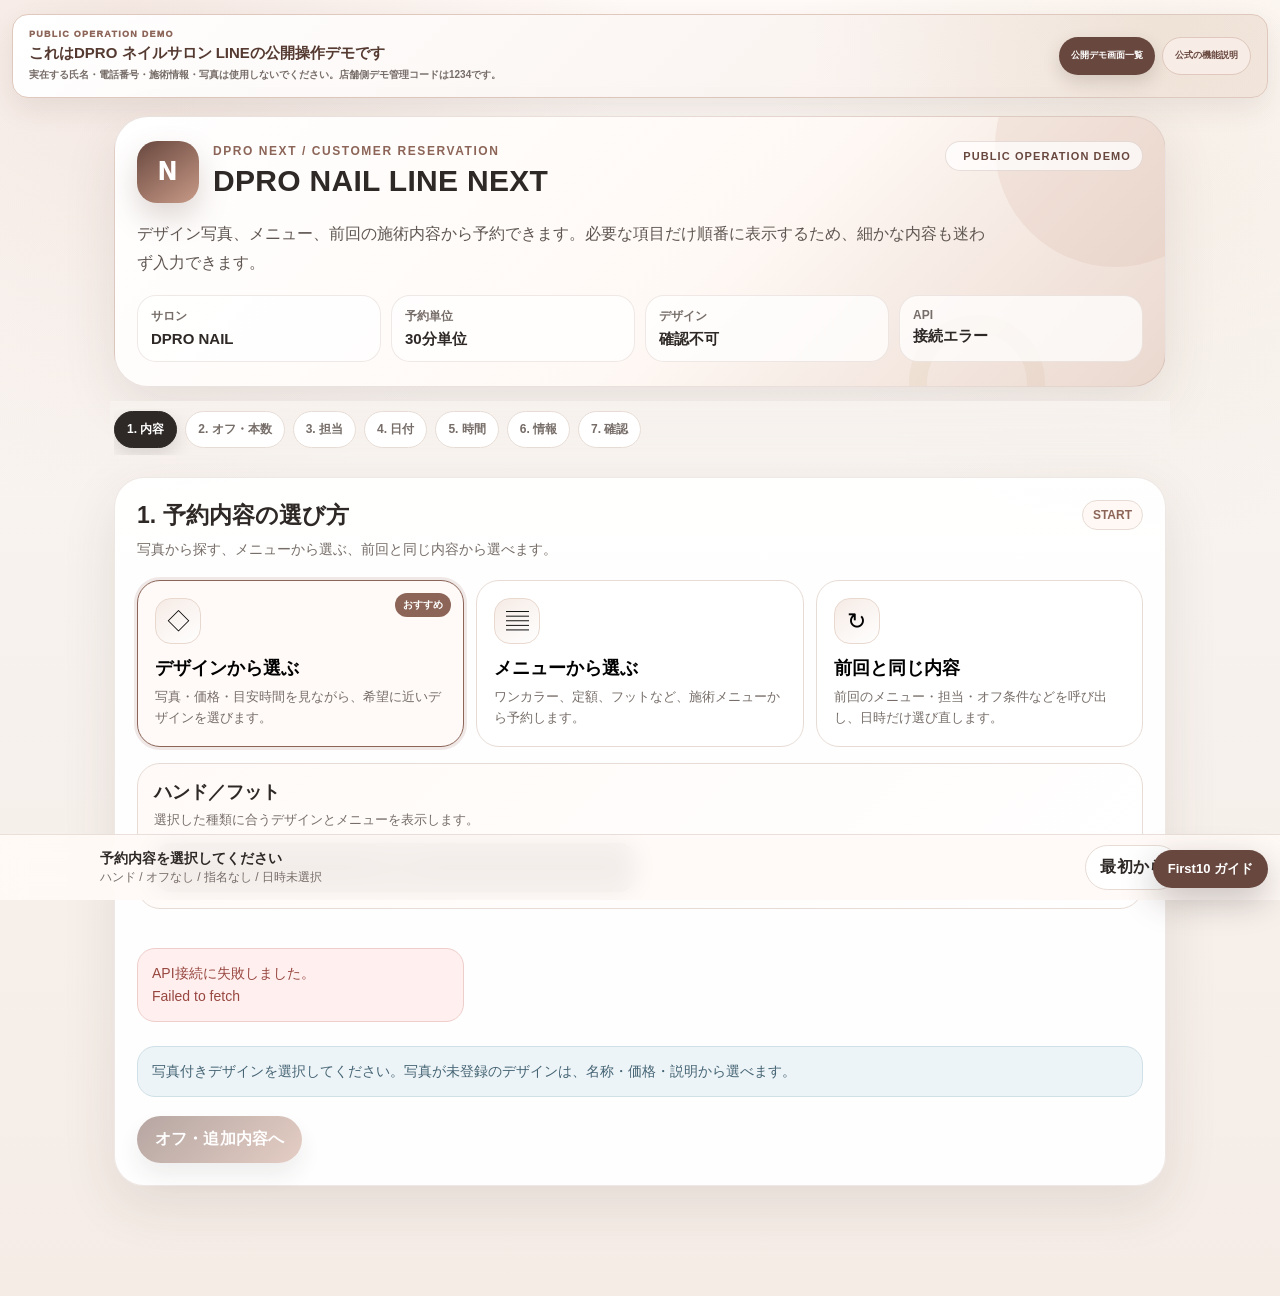
<file: index.html>
<!doctype html>
<html lang="ja">
<head>
  <meta charset="utf-8" />
  <meta name="viewport" content="width=device-width, initial-scale=1, viewport-fit=cover" />
  <meta name="theme-color" content="#8c6558" />
  <title>DPRO ネイルサロン LINE｜公開操作デモ・LINE予約</title>
  <meta name="description" content="写真付きデザイン・メニュー・前回内容から選べるネイルサロン向けLINE予約フォーム" />
  <style>
    :root{
      --bg:#f7f2ee;
      --card:#ffffff;
      --ink:#2e2926;
      --muted:#766d68;
      --line:#e7dcd5;
      --brand:#8c6558;
      --brand-deep:#68473e;
      --brand2:#c89a87;
      --soft:#fff8f4;
      --soft2:#f0e6df;
      --gold:#a98143;
      --danger:#aa514a;
      --warn:#a56d22;
      --ok:#47745f;
      --info:#4e7184;
      --shadow:0 18px 54px rgba(67,45,36,.10);
      --shadow-soft:0 10px 30px rgba(67,45,36,.07);
      --radius:26px;
    }
    *{box-sizing:border-box}
    html{scroll-behavior:smooth}
    body{
      margin:0;
      min-height:100vh;
      color:var(--ink);
      font-family:-apple-system,BlinkMacSystemFont,"Segoe UI","Noto Sans JP",Helvetica,Arial,sans-serif;
      background:
        radial-gradient(circle at 10% 0%,rgba(200,154,135,.19),transparent 29%),
        radial-gradient(circle at 90% 12%,rgba(169,129,67,.08),transparent 24%),
        linear-gradient(180deg,#fffaf7 0%,var(--bg) 45%,#f5ece6 100%);
    }
    button,input,textarea,select{font:inherit}
    button{cursor:pointer}
    button:focus-visible,input:focus-visible,textarea:focus-visible,select:focus-visible{
      outline:3px solid rgba(140,101,88,.22);outline-offset:2px
    }
    img{max-width:100%;display:block}
    .hidden{display:none!important}
    .wrap{max-width:1080px;margin:0 auto;padding:18px 14px 110px}
    .hero{
      position:relative;overflow:hidden;
      border:1px solid rgba(140,101,88,.18);
      border-radius:34px;
      padding:24px 22px;
      background:linear-gradient(135deg,#fff 0%,#fff9f5 56%,#ead8ce 100%);
      box-shadow:var(--shadow)
    }
    .hero:before,.hero:after{content:"";position:absolute;border-radius:50%;pointer-events:none}
    .hero:before{width:240px;height:240px;right:-70px;top:-90px;background:rgba(200,154,135,.15)}
    .hero:after{width:100px;height:100px;right:120px;bottom:-65px;border:18px solid rgba(169,129,67,.07)}
    .topbar{display:flex;justify-content:space-between;align-items:flex-start;gap:18px;position:relative;z-index:1}
    .brand-row{display:flex;gap:14px;align-items:center}
    .logo{
      width:62px;height:62px;border-radius:20px;display:grid;place-items:center;flex:0 0 auto;
      color:#fff;background:linear-gradient(145deg,var(--brand-deep),var(--brand2));
      font-size:25px;font-weight:1000;letter-spacing:.07em;box-shadow:0 14px 30px rgba(104,71,62,.22)
    }
    .kicker{font-size:12px;font-weight:900;letter-spacing:.13em;color:var(--brand);margin-bottom:5px}
    h1{margin:0;font-size:30px;line-height:1.2;letter-spacing:.01em}
    .version-pill{display:inline-flex;align-items:center;gap:6px;border:1px solid rgba(140,101,88,.20);background:rgba(255,255,255,.72);border-radius:999px;padding:8px 11px;color:var(--brand-deep);font-size:12px;font-weight:900;white-space:nowrap}
    .lead{position:relative;z-index:1;margin:17px 0 0;max-width:850px;color:#5f5651;line-height:1.8;font-size:16px}
    .status-bar{display:grid;grid-template-columns:repeat(4,minmax(0,1fr));gap:10px;margin-top:18px;position:relative;z-index:1}
    .stat{background:rgba(255,255,255,.74);border:1px solid rgba(140,101,88,.14);border-radius:19px;padding:12px 13px;min-width:0}
    .stat small{display:block;color:var(--muted);font-size:12px;font-weight:800;margin-bottom:5px}
    .stat b{display:block;font-size:15px;overflow:hidden;text-overflow:ellipsis;white-space:nowrap}
    .progress-wrap{position:sticky;top:0;z-index:18;margin:14px -4px 0;padding:8px 4px;background:linear-gradient(180deg,rgba(247,242,238,.96),rgba(247,242,238,.76),transparent);backdrop-filter:blur(8px)}
    .progress{display:flex;gap:8px;overflow-x:auto;padding:2px 0 7px;scrollbar-width:thin}
    .pstep{min-width:max-content;border:1px solid var(--line);background:#fff;border-radius:999px;padding:9px 12px;color:var(--muted);font-size:12px;font-weight:900}
    .pstep.done{background:#f2ebe6;color:var(--brand-deep);border-color:#dbc9bd}
    .pstep.active{background:var(--ink);color:#fff;border-color:var(--ink);box-shadow:0 8px 18px rgba(46,41,38,.15)}
    .panel{background:rgba(255,255,255,.93);border:1px solid rgba(140,101,88,.15);border-radius:30px;box-shadow:var(--shadow);padding:22px;margin-top:14px}
    .section-head{display:flex;justify-content:space-between;align-items:flex-start;gap:14px;margin-bottom:18px}
    .section-head h2{font-size:23px;line-height:1.35;margin:0}
    .section-head p{margin:7px 0 0;color:var(--muted);font-size:14px;line-height:1.7}
    .badge{display:inline-flex;align-items:center;gap:6px;padding:7px 10px;border-radius:999px;background:var(--soft);border:1px solid var(--line);font-size:12px;font-weight:900;color:var(--brand);white-space:nowrap}
    .badge.ok{background:#edf7f1;border-color:#cfe3d7;color:var(--ok)}
    .badge.info{background:#edf4f7;border-color:#d0e0e7;color:var(--info)}
    .mode-grid{display:grid;grid-template-columns:repeat(3,minmax(0,1fr));gap:12px}
    .mode-card{position:relative;text-align:left;border:1px solid var(--line);border-radius:23px;background:#fff;padding:17px;min-height:150px;transition:.18s ease;overflow:hidden}
    .mode-card:hover{transform:translateY(-2px);box-shadow:var(--shadow-soft)}
    .mode-card.selected{border-color:var(--brand);box-shadow:0 0 0 3px rgba(140,101,88,.14);background:#fffaf7}
    .mode-card .mode-icon{width:46px;height:46px;border-radius:16px;display:grid;place-items:center;margin-bottom:12px;background:linear-gradient(145deg,#f6ebe5,#fff);border:1px solid #e8d8ce;font-size:23px}
    .mode-card h3{margin:0 0 7px;font-size:18px}
    .mode-card p{margin:0;color:var(--muted);font-size:13px;line-height:1.6}
    .mode-card .recommend{position:absolute;right:12px;top:12px;background:var(--brand);color:#fff;border-radius:999px;padding:5px 8px;font-size:10px;font-weight:900}
    .subpanel{margin-top:16px;padding:16px;border:1px solid var(--line);border-radius:23px;background:linear-gradient(135deg,#fffaf7,#fff)}
    .subpanel h3{margin:0 0 6px;font-size:18px}.subpanel p{margin:0;color:var(--muted);font-size:13px;line-height:1.6}
    .segment{display:grid;grid-template-columns:repeat(2,1fr);gap:8px;margin-top:12px}
    .segment button{border:1px solid var(--line);border-radius:17px;background:#fff;padding:13px 10px;font-weight:900;color:var(--muted)}
    .segment button.selected{background:var(--ink);border-color:var(--ink);color:#fff}
    .design-toolbar{display:flex;gap:8px;flex-wrap:wrap;align-items:center;margin:15px 0 12px}
    .chip-btn{border:1px solid var(--line);background:#fff;border-radius:999px;padding:8px 11px;color:var(--muted);font-size:12px;font-weight:900}
    .chip-btn.selected{background:var(--brand);border-color:var(--brand);color:#fff}
    .design-grid{display:grid;grid-template-columns:repeat(3,minmax(0,1fr));gap:12px}
    .design-card{position:relative;border:1px solid var(--line);border-radius:23px;background:#fff;overflow:hidden;transition:.18s ease;min-width:0}
    .design-card:hover{transform:translateY(-2px);box-shadow:var(--shadow-soft)}
    .design-card.selected{border-color:var(--brand);box-shadow:0 0 0 3px rgba(140,101,88,.15)}
    .design-visual{position:relative;aspect-ratio:4/3;overflow:hidden;background:linear-gradient(145deg,#f2dfd4,#f9f3ef 52%,#ead3c8)}
    .design-visual img{width:100%;height:100%;object-fit:cover}
    .design-visual.no-photo:before{content:"";position:absolute;width:58%;height:34%;left:21%;top:27%;border-radius:50% 50% 42% 42%;background:linear-gradient(90deg,#d9a696,#f4d5ca,#c98979);transform:rotate(-8deg);box-shadow:0 12px 25px rgba(104,71,62,.15)}
    .design-visual.no-photo:after{content:"PHOTO 準備中";position:absolute;left:10px;bottom:9px;background:rgba(255,255,255,.88);border-radius:999px;padding:5px 8px;font-size:10px;font-weight:900;color:var(--brand-deep)}
    .featured-mark{position:absolute;left:10px;top:10px;background:rgba(46,41,38,.86);color:#fff;border-radius:999px;padding:5px 8px;font-size:10px;font-weight:900}
    .design-body{padding:14px}.design-body h3{font-size:16px;margin:0 0 6px;line-height:1.45}.design-body p{color:var(--muted);font-size:12px;line-height:1.55;margin:0;min-height:38px}
    .meta{display:flex;flex-wrap:wrap;gap:6px;margin-top:10px}
    .pill{display:inline-flex;align-items:center;background:#f6eee9;border:1px solid #eadcd3;color:#66564e;border-radius:999px;padding:5px 8px;font-size:11px;font-weight:800}
    .pill.price{background:#edf7f1;border-color:#cfe3d7;color:var(--ok)}
    .card-select{width:100%;margin-top:12px;border:0;border-radius:15px;padding:10px 12px;font-weight:900;background:var(--ink);color:#fff}
    .card-select.secondary{background:#fff;color:var(--brand-deep);border:1px solid var(--line)}
    .service-grid{display:grid;grid-template-columns:repeat(2,minmax(0,1fr));gap:12px;margin-top:14px}
    .choice{width:100%;text-align:left;background:#fff;border:1px solid var(--line);border-radius:21px;padding:16px;min-height:122px;transition:.18s ease}
    .choice:hover{transform:translateY(-1px);box-shadow:var(--shadow-soft)}
    .choice.selected{border-color:var(--brand);box-shadow:0 0 0 3px rgba(140,101,88,.15);background:#fffaf7}
    .choice h3{margin:0 0 7px;font-size:17px}.choice p{margin:0;color:var(--muted);font-size:13px;line-height:1.55}
    .repeat-box{max-width:660px;margin:14px auto 0;border:1px solid var(--line);border-radius:23px;background:#fff;padding:17px}
    .repeat-box .row{display:grid;grid-template-columns:1fr auto;gap:9px;margin-top:12px}
    .repeat-summary{margin-top:13px;border:1px solid #d8e7de;background:#f2f8f4;border-radius:18px;padding:13px;color:#375d4b;line-height:1.65;font-size:13px}
    .option-row{display:grid;grid-template-columns:repeat(2,minmax(0,1fr));gap:10px;margin-top:12px}
    .check-card{display:flex;gap:11px;align-items:flex-start;background:#fff;border:1px solid var(--line);border-radius:18px;padding:13px}
    .check-card input{width:20px;height:20px;margin-top:2px;accent-color:var(--brand);flex:0 0 auto}
    .check-card strong{display:block;margin-bottom:4px}.check-card span{display:block;color:var(--muted);font-size:13px;line-height:1.45}
    .off-grid{display:grid;grid-template-columns:repeat(4,minmax(0,1fr));gap:9px;margin-top:12px}
    .off-card{border:1px solid var(--line);background:#fff;border-radius:18px;padding:12px;text-align:left;min-height:92px}
    .off-card.selected{border-color:var(--brand);box-shadow:0 0 0 3px rgba(140,101,88,.14);background:#fffaf7}
    .off-card strong{display:block;font-size:14px}.off-card small{display:block;color:var(--muted);font-size:11px;line-height:1.45;margin-top:5px}
    .count-grid{display:grid;grid-template-columns:repeat(2,minmax(0,1fr));gap:12px;margin-top:16px}
    .count-card{border:1px solid var(--line);border-radius:20px;background:#fff;padding:14px}
    .count-card h4{margin:0;font-size:16px}.count-card p{margin:5px 0 10px;color:var(--muted);font-size:12px;line-height:1.55}
    .counter{display:grid;grid-template-columns:44px 1fr 44px;gap:8px;align-items:center}
    .counter button{height:44px;border:1px solid var(--line);border-radius:14px;background:#f8f1ed;font-size:21px;font-weight:900;color:var(--brand-deep)}
    .counter output{display:grid;place-items:center;height:44px;border:1px solid var(--line);border-radius:14px;background:#fff;font-size:18px;font-weight:900}
    .staff-grid{display:grid;grid-template-columns:repeat(2,minmax(0,1fr));gap:12px}
    .days{display:grid;grid-template-columns:repeat(5,minmax(0,1fr));gap:8px}
    .times{display:grid;grid-template-columns:repeat(5,minmax(0,1fr));gap:8px}
    .day-btn,.time-btn{border:1px solid var(--line);background:#fff;border-radius:17px;padding:11px 8px;text-align:center;min-height:76px}
    .day-btn b,.time-btn b{display:block;font-size:15px;margin-bottom:4px}.day-btn small,.time-btn small{display:block;color:var(--muted);font-size:11px;line-height:1.35}
    .day-btn.selected,.time-btn.selected{background:var(--ink);border-color:var(--ink);color:#fff}.day-btn.selected small,.time-btn.selected small{color:rgba(255,255,255,.78)}
    .day-btn:disabled,.time-btn:disabled{opacity:.40;cursor:not-allowed;background:#f7f3ef}
    .form{display:grid;gap:13px}.form-grid{display:grid;grid-template-columns:repeat(2,minmax(0,1fr));gap:13px}
    .field label{display:block;font-weight:900;margin:0 0 7px;font-size:14px}
    .field input,.field textarea,.field select{width:100%;border:1px solid var(--line);background:#fff;border-radius:16px;padding:13px 14px;outline:none;color:var(--ink);font-size:16px}
    .field textarea{min-height:112px;resize:vertical;line-height:1.65}.field input:focus,.field textarea:focus,.field select:focus{border-color:var(--brand);box-shadow:0 0 0 3px rgba(140,101,88,.14)}
    .help{color:var(--muted);font-size:12px;line-height:1.55;margin-top:6px}
    .notice{padding:13px 14px;border-radius:18px;background:#fff8ee;border:1px solid #ecd7bd;color:#685242;line-height:1.65;font-size:14px;margin:12px 0}
    .notice.ok{background:#edf7f1;border-color:#cfe3d7;color:#3d6854}.notice.err{background:#fff0ef;border-color:#edceca;color:#984740}.notice.info{background:#edf4f7;border-color:#d0e0e7;color:#456474}
    .summary{background:linear-gradient(135deg,#fff9f5,#fff);border:1px solid var(--line);border-radius:23px;padding:17px;margin:12px 0}
    .summary-row{display:flex;justify-content:space-between;gap:15px;border-bottom:1px dashed #e5d8cf;padding:10px 0}.summary-row:first-child{padding-top:0}.summary-row:last-child{border-bottom:0;padding-bottom:0}.summary-row span{color:var(--muted)}.summary-row b{text-align:right}
    .actions{display:flex;gap:10px;flex-wrap:wrap;margin-top:19px}
    .btn{border:0;border-radius:999px;padding:13px 18px;font-weight:1000;letter-spacing:.01em;background:var(--ink);color:#fff;box-shadow:0 12px 24px rgba(46,41,38,.17);display:inline-flex;align-items:center;justify-content:center;text-decoration:none}
    .btn.secondary{background:#fff;color:var(--ink);border:1px solid var(--line);box-shadow:none}.btn.accent{background:linear-gradient(135deg,var(--brand-deep),var(--brand2))}.btn.ok{background:var(--ok)}.btn:disabled{opacity:.48;cursor:not-allowed}
    .loading{display:inline-flex;align-items:center;gap:8px;color:var(--muted);font-size:14px;padding:8px 0}
    .spinner{width:17px;height:17px;border:2px solid #eadfd8;border-top-color:var(--brand);border-radius:50%;animation:spin .85s linear infinite}@keyframes spin{to{transform:rotate(360deg)}}
    .complete{text-align:center;padding:28px 10px}.complete-mark{width:76px;height:76px;border-radius:25px;background:linear-gradient(135deg,var(--ok),#7fa18f);color:#fff;display:grid;place-items:center;margin:0 auto 18px;font-size:35px;font-weight:1000}.complete h2{margin:0 0 10px;font-size:27px}.complete p{color:var(--muted);line-height:1.75}
    .sticky{position:fixed;left:0;right:0;bottom:0;z-index:30;background:rgba(255,250,247,.94);backdrop-filter:blur(12px);border-top:1px solid rgba(140,101,88,.18);padding:10px 14px calc(10px + env(safe-area-inset-bottom))}
    .sticky-inner{max-width:1080px;margin:0 auto;display:flex;align-items:center;justify-content:space-between;gap:12px}.sticky-text{font-size:12px;color:var(--muted);line-height:1.4;min-width:0}.sticky-text b{display:block;color:var(--ink);font-size:14px;overflow:hidden;text-overflow:ellipsis;white-space:nowrap}.sticky .btn{padding:11px 14px;flex:0 0 auto}
    .empty{border:1px dashed #d9c9bf;background:#fff;border-radius:21px;padding:23px;text-align:center;color:var(--muted);line-height:1.7}
    @media(max-width:900px){.status-bar{grid-template-columns:repeat(2,1fr)}.mode-grid{grid-template-columns:1fr}.design-grid{grid-template-columns:repeat(2,minmax(0,1fr))}.days,.times{grid-template-columns:repeat(4,1fr)}.off-grid{grid-template-columns:repeat(2,1fr)}}
    @media(max-width:680px){.wrap{padding:11px 9px 104px}.hero{padding:20px 16px;border-radius:28px}.topbar{display:block}.version-pill{margin-top:13px}.logo{width:54px;height:54px;border-radius:17px}h1{font-size:25px}.lead{font-size:15px}.panel{padding:16px;border-radius:25px}.section-head{display:block}.section-head .badge{margin-top:10px}.status-bar{grid-template-columns:1fr 1fr}.design-grid,.service-grid,.staff-grid,.option-row,.count-grid,.form-grid{grid-template-columns:1fr}.days,.times{grid-template-columns:repeat(3,1fr)}.repeat-box .row{grid-template-columns:1fr}.repeat-box .btn{width:100%}.actions .btn{flex:1 1 auto}.summary-row{display:block}.summary-row b{display:block;text-align:left;margin-top:5px}.sticky-text b{max-width:70vw}}
    @media(max-width:420px){.status-bar{grid-template-columns:1fr}.design-grid{grid-template-columns:1fr}.days,.times{grid-template-columns:repeat(2,1fr)}.off-grid{grid-template-columns:1fr}.brand-row{align-items:flex-start}}
  
/* DPRO-SYSTEMS-11 NAIL OPERATION DEMO */
.nail-operation-demo-banner{
  width:min(1480px,calc(100% - 24px));
  margin:14px auto 0;
  padding:14px 16px;
  display:flex;
  align-items:center;
  justify-content:space-between;
  gap:16px;
  color:#553a31;
  border:1px solid #dfc8bd;
  border-radius:16px;
  background:
    radial-gradient(circle at 92% 0,rgba(169,129,67,.13),transparent 31%),
    linear-gradient(135deg,#fff,#f8eee9);
  box-shadow:0 11px 28px rgba(67,45,36,.09);
  font-family:-apple-system,BlinkMacSystemFont,"Segoe UI","Noto Sans JP","Yu Gothic UI",Meiryo,sans-serif;
}
.nail-operation-demo-copy{min-width:0;display:flex;flex-direction:column}
.nail-operation-demo-copy small{color:#8c6558;font-size:9px;font-weight:1000;letter-spacing:.14em}
.nail-operation-demo-copy strong{margin-top:3px;font-size:15px;line-height:1.45}
.nail-operation-demo-copy span{margin-top:3px;color:#776d68;font-size:10px;font-weight:760;line-height:1.6}
.nail-operation-demo-actions{flex:0 0 auto;display:flex;gap:7px;flex-wrap:wrap}
.nail-operation-demo-actions a{
  min-height:38px;display:inline-flex;align-items:center;justify-content:center;padding:7px 12px;
  color:#fff!important;border:0!important;border-radius:999px;background:#68473e!important;
  text-decoration:none!important;font-size:9px;font-weight:950;box-shadow:0 7px 17px rgba(67,45,36,.17)
}
.nail-operation-demo-actions a:last-child{color:#68473e!important;border:1px solid #dfc8bd!important;background:#f7ece6!important;box-shadow:none}

/* 内部STEP表記は保持したまま、公開画面上だけ名称を変更 */
body.nail-operation-customer .version-pill,
body.nail-operation-member .hero .kicker,
body.nail-operation-ipad .login-card .kicker,
body.nail-operation-ipad .hero .kicker,
body.nail-operation-owner .sidebar .brand small{font-size:0!important}
body.nail-operation-customer .version-pill::after,
body.nail-operation-member .hero .kicker::after,
body.nail-operation-ipad .login-card .kicker::after,
body.nail-operation-ipad .hero .kicker::after,
body.nail-operation-owner .sidebar .brand small::after{
  content:"PUBLIC OPERATION DEMO";
  font-size:11px;
  letter-spacing:.10em
}

/* 内部確認機能は残し、公開画面から見える入口だけを非表示 */
body.nail-operation-owner .nav-btn[data-view="check"],
body.nail-operation-owner #view-check{display:none!important}

@media(max-width:700px){
  .nail-operation-demo-banner{align-items:flex-start;flex-direction:column}
  .nail-operation-demo-actions{width:100%;display:grid;grid-template-columns:1fr 1fr}
}
@media(max-width:410px){.nail-operation-demo-actions{grid-template-columns:1fr}}
@media print{.nail-operation-demo-banner{display:none!important}}
</style>
  <meta name="dpro-final-version" content="STEP NAIL-NEXT-10">

<meta name="robots" content="noindex,nofollow,noarchive">
<link rel="canonical" href="https://dpro-shop.com/systems/nail">
  <meta name="dpro-product-ready-version" content="NAIL-PR1-20260822">
  <link rel="stylesheet" href="dpro-tutorial-nail.css?v=TUTORIAL-NAIL-R3-V1.1">
</head>
<body class="nail-operation-demo-page nail-operation-customer">
<section class="nail-operation-demo-banner" aria-label="公開操作デモの案内">
  <div class="nail-operation-demo-copy">
    <small>PUBLIC OPERATION DEMO</small>
    <strong>これはDPRO ネイルサロン LINEの公開操作デモです</strong>
    <span>実在する氏名・電話番号・施術情報・写真は使用しないでください。店舗側デモ管理コードは1234です。</span>
  </div>
  <div class="nail-operation-demo-actions">
    <a href="demo-guide.html">公開デモ画面一覧</a>
    <a href="https://dpro-shop.com/systems/nail">公式の機能説明</a>
  </div>
</section>

  <div id="dproFinalVersion" data-version="STEP NAIL-NEXT-10" hidden>STEP NAIL-NEXT-10</div>
  <div class="wrap">
    <header class="hero">
      <div class="topbar">
        <div class="brand-row">
          <div class="logo">N</div>
          <div>
            <div class="kicker">DPRO NEXT / CUSTOMER RESERVATION</div>
            <h1>DPRO NAIL LINE NEXT</h1>
          </div>
        </div>
        <span class="version-pill">STEP NAIL-NEXT-10</span>
      </div>
      <p class="lead">デザイン写真、メニュー、前回の施術内容から予約できます。必要な項目だけ順番に表示するため、細かな内容も迷わず入力できます。</p>
      <div class="status-bar">
        <div class="stat"><small>サロン</small><b id="shopName">DPRO NAIL</b></div>
        <div class="stat"><small>予約単位</small><b>30分単位</b></div>
        <div class="stat"><small>デザイン</small><b id="designCount">確認中</b></div>
        <div class="stat"><small>API</small><b id="apiState">確認中</b></div>
      </div>
    </header>

    <div class="progress-wrap"><nav class="progress" id="progress" aria-label="予約の進み具合"></nav></div>

    <main>
      <section class="panel" id="stepMethod">
        <div class="section-head">
          <div><h2>1. 予約内容の選び方</h2><p>写真から探す、メニューから選ぶ、前回と同じ内容から選べます。</p></div>
          <span class="badge">START</span>
        </div>
        <div class="mode-grid">
          <button class="mode-card selected" type="button" data-mode="design" onclick="selectMode('design')">
            <span class="recommend">おすすめ</span><span class="mode-icon">◇</span><h3>デザインから選ぶ</h3><p>写真・価格・目安時間を見ながら、希望に近いデザインを選びます。</p>
          </button>
          <button class="mode-card" type="button" data-mode="menu" onclick="selectMode('menu')">
            <span class="mode-icon">▤</span><h3>メニューから選ぶ</h3><p>ワンカラー、定額、フットなど、施術メニューから予約します。</p>
          </button>
          <button class="mode-card" type="button" data-mode="repeat" onclick="selectMode('repeat')">
            <span class="mode-icon">↻</span><h3>前回と同じ内容</h3><p>前回のメニュー・担当・オフ条件などを呼び出し、日時だけ選び直します。</p>
          </button>
        </div>

        <div class="subpanel" id="handFootPanel">
          <h3>ハンド／フット</h3><p>選択した種類に合うデザインとメニューを表示します。</p>
          <div class="segment">
            <button type="button" id="handBtn" class="selected" onclick="selectHandFoot('hand')">ハンド</button>
            <button type="button" id="footBtn" onclick="selectHandFoot('foot')">フット</button>
          </div>
        </div>

        <div id="designMode">
          <div class="design-toolbar" id="designFilters"></div>
          <div id="designList" class="design-grid"><div class="loading"><span class="spinner"></span>デザインを読み込み中...</div></div>
        </div>

        <div id="menuMode" class="hidden">
          <div id="serviceList" class="service-grid"><div class="loading"><span class="spinner"></span>メニューを読み込み中...</div></div>
        </div>

        <div id="repeatMode" class="hidden">
          <div class="repeat-box">
            <h3>前回内容を確認</h3><p>この端末の予約情報、または前回予約時の電話番号で確認します。</p>
            <div class="row"><input id="repeatPhone" type="tel" inputmode="tel" autocomplete="tel" placeholder="例：09012345678" /><button class="btn ok" type="button" id="repeatLoadBtn" onclick="loadRepeatTemplate()">前回内容を呼び出す</button></div>
            <div class="help">デモ店舗では電話番号検索が使えます。本番店舗ではLINE本人確認を使用します。</div>
            <div id="repeatNotice" class="notice info">電話番号を入力して「前回内容を呼び出す」を押してください。</div>
          </div>
        </div>

        <div id="selectedContentNotice" class="notice info">写真付きデザインを選択してください。写真が未登録のデザインは、名称・価格・説明から選べます。</div>
        <div class="actions">
          <button class="btn accent" id="methodNextBtn" type="button" onclick="afterMethod()" disabled>オフ・追加内容へ</button>
        </div>
      </section>

      <section class="panel hidden" id="stepDetail">
        <div class="section-head"><div><h2>2. オフ・追加内容</h2><p>選択内容に応じて施術時間と予約可能枠を計算します。</p></div><span class="badge">DETAIL</span></div>
        <div class="subpanel"><h3>オフの種類</h3><p>付け替えオフを選ぶと、対応するオプション時間・料金へ反映します。</p><div id="offList" class="off-grid"></div></div>
        <div class="count-grid">
          <div class="count-card"><h4>長さ出し</h4><p>必要な本数を選択してください。未定の場合は0本のまま、相談内容へ記入できます。</p><div class="counter"><button type="button" onclick="changeCount('extension',-1)">−</button><output id="extensionCount">0本</output><button type="button" onclick="changeCount('extension',1)">＋</button></div></div>
          <div class="count-card"><h4>亀裂補強</h4><p>補強が必要と思われる本数を選択してください。来店時に変更できます。</p><div class="counter"><button type="button" onclick="changeCount('repair',-1)">−</button><output id="repairCount">0本</output><button type="button" onclick="changeCount('repair',1)">＋</button></div></div>
        </div>
        <div class="subpanel"><h3>その他のオプション</h3><p>選択したメニューで利用できる項目だけ表示します。</p><div id="optionList" class="option-row"></div></div>
        <div id="detailEstimate" class="notice"></div>
        <div class="actions"><button class="btn secondary" type="button" onclick="goStep('method')">戻る</button><button class="btn" type="button" onclick="afterDetail()">担当を選ぶ</button></div>
      </section>

      <section class="panel hidden" id="stepStaff">
        <div class="section-head"><div><h2>3. 担当ネイリスト</h2><p>指名なしなら、空いている対応可能スタッフへ自動で割り当てます。</p></div><span class="badge">STAFF</span></div>
        <div id="staffList" class="staff-grid"></div>
        <div class="actions"><button class="btn secondary" type="button" onclick="goStep('detail')">戻る</button><button class="btn" type="button" onclick="afterStaff()">日付を選ぶ</button></div>
      </section>

      <section class="panel hidden" id="stepDate">
        <div class="section-head"><div><h2>4. 日付を選択</h2><p>営業日候補を表示します。実際の空き時間は日付を押した後に確認します。</p></div><span class="badge">DATE</span></div>
        <div id="dateList" class="days"></div>
        <div class="actions"><button class="btn secondary" type="button" onclick="goStep('staff')">戻る</button></div>
      </section>

      <section class="panel hidden" id="stepTime">
        <div class="section-head"><div><h2>5. 時間を選択</h2><p>終了予定と対応可能なスタッフ数も確認できます。</p></div><span class="badge">TIME</span></div>
        <div id="timeSummary" class="notice"></div>
        <div id="timeList" class="times"></div>
        <div class="actions"><button class="btn secondary" type="button" onclick="goStep('date')">戻る</button></div>
      </section>

      <section class="panel hidden" id="stepInfo">
        <div class="section-head"><div><h2>6. お客様情報</h2><p>予約確認に必要な情報と、デザイン・爪の状態を入力してください。</p></div><span class="badge">INFO</span></div>
        <div class="form">
          <div class="form-grid">
            <div class="field"><label for="customerName">お名前 <span style="color:var(--danger)">必須</span></label><input id="customerName" type="text" autocomplete="name" placeholder="例：山田 はるか" /></div>
            <div class="field"><label for="phone">電話番号 <span style="color:var(--danger)">必須</span></label><input id="phone" type="tel" inputmode="tel" autocomplete="tel" placeholder="例：09012345678" /></div>
          </div>
          <div class="field"><label for="email">メールアドレス 任意</label><input id="email" type="email" autocomplete="email" placeholder="例：sample@example.com" /></div>
          <div class="field"><label for="designNote">希望デザイン・相談内容</label><textarea id="designNote" placeholder="例：選んだデザインをベージュ系に変更したいです。長さ出しの本数は来店時に相談したいです。"></textarea><div class="help">持ち込み画像はLINEトークから送る運用にもつなげられます。</div></div>
          <div class="field"><label for="allergyNote">アレルギー・爪の状態 任意</label><textarea id="allergyNote" placeholder="例：爪が薄くなりやすい、右手人差し指に亀裂があります。"></textarea></div>
        </div>
        <div class="actions"><button class="btn secondary" type="button" onclick="goStep('time')">戻る</button><button class="btn" type="button" onclick="showConfirm()">予約内容を確認</button></div>
      </section>

      <section class="panel hidden" id="stepConfirm">
        <div class="section-head"><div><h2>7. 予約内容の確認</h2><p>内容に間違いがなければ予約を送信してください。</p></div><span class="badge">CONFIRM</span></div>
        <div id="confirmBox" class="summary"></div>
        <div id="submitNotice" class="notice hidden"></div>
        <div class="actions"><button class="btn secondary" type="button" onclick="goStep('info')">戻る</button><button class="btn accent" type="button" id="submitBtn" onclick="submitReservation()">この内容で予約する</button></div>
      </section>

      <section class="panel hidden" id="stepComplete">
        <div class="complete"><div class="complete-mark">✓</div><h2>予約を受け付けました</h2><p>予約内容をサロン管理画面へ反映しました。必要に応じてサロンからLINEでご案内します。</p><div id="completeBox" class="summary"></div><div class="actions" style="justify-content:center"><button class="btn secondary" type="button" onclick="location.reload()">別の予約をする</button><a class="btn" href="member.html?v=nail-next-10">予約を確認する</a></div></div>
      </section>
    </main>
  </div>

  <div class="sticky" id="sticky"><div class="sticky-inner"><div class="sticky-text"><b id="stickyTitle">予約内容を選択してください</b><span id="stickySub">選択内容がここに表示されます</span></div><button class="btn secondary" type="button" onclick="resetFlow()">最初から</button></div></div>

  <script src="nail-pr1-security.js?v=NAIL-PR1-20260822"></script>
<script>
    const STEP_VERSION = "STEP NAIL-NEXT-10";
    const DEFAULT_API_BASE = "https://dpro-nail-line-api.dpromstk2000.workers.dev";
    const API_BASE = new URLSearchParams(location.search).get("api_base") || DEFAULT_API_BASE;
    const SHOP_CODE = new URLSearchParams(location.search).get("shop_code") || "nail_demo";

    const state = {
      settings:null, services:[], designs:[], designCategories:[], options:[], staff:[], days:[], times:[],
      step:"method", mode:"design", handFoot:"hand", designCategory:"all",
      selectedDesign:null, selectedService:null, selectedOptions:[], offSource:"none",
      extensionCount:0, repairCount:0, staffRequested:false, selectedStaff:null,
      selectedDate:null, selectedTime:null, spec:null, customer:null,
      lineUserId:null, repeatMode:false, repeatTemplate:null
    };

    const steps = [["method","内容"],["detail","オフ・本数"],["staff","担当"],["date","日付"],["time","時間"],["info","情報"],["confirm","確認"]];
    const $ = id => document.getElementById(id);
    const esc = value => String(value ?? "").replace(/[&<>'"]/g, c => ({"&":"&amp;","<":"&lt;",">":"&gt;","'":"&#39;",'"':"&quot;"}[c]));
    const yen = value => Number(value || 0).toLocaleString("ja-JP") + "円";
    const qs = obj => new URLSearchParams(Object.entries(obj).filter(([_,v]) => v !== undefined && v !== null && v !== "")).toString();
    const arrayValue = value => Array.isArray(value) ? value : (value ? [value] : []);

    function normalizePhoneNumber(value){
      let text = String(value || "").trim();
      if(!text) return "";
      text = text.replace(/[０-９]/g,ch=>String.fromCharCode(ch.charCodeAt(0)-0xFEE0)).replace(/[＋]/g,"+").replace(/[－ー―‐‑‒–—ｰ]/g,"-").replace(/[（]/g,"(").replace(/[）]/g,")");
      text = text.replace(/\(0\)/g,"").replace(/[^0-9+]/g,"");
      if(text.startsWith("+81")) text = "0" + text.slice(3);
      else if(text.startsWith("0081")) text = "0" + text.slice(4);
      else if(text.startsWith("81") && text.length >= 11 && !text.startsWith("810")) text = "0" + text.slice(2);
      return text.replace(/\D/g,"");
    }
    const phoneForDisplay = value => normalizePhoneNumber(value) || String(value || "").trim();

    function getLineUserId(){
      const key = "DPRO_NAIL_LINE_DEMO_USER_ID";
      let id = localStorage.getItem(key);
      if(!id){id = "DEMO_NAIL_" + Math.random().toString(36).slice(2,10).toUpperCase();localStorage.setItem(key,id)}
      return id;
    }

    async function api(path, options={}){
      const res = await fetch(API_BASE + path,{method:options.method || "GET",headers:{"Content-Type":"application/json"},body:options.body ? JSON.stringify(options.body) : undefined});
      const data = await res.json().catch(()=>({}));
      if(!res.ok || data.ok === false) throw new Error(data.error || data.message || "APIエラーが発生しました。");
      return data;
    }

    async function init(){
      state.lineUserId = getLineUserId();
      const savedPhone = normalizePhoneNumber(localStorage.getItem("DPRO_NAIL_LINE_LAST_PHONE") || "");
      $("repeatPhone").value = savedPhone; $("phone").value = savedPhone;
      renderProgress(); renderMode(); renderOffList(); updateCounts(); updateSticky();
      try{
        const [status,services,designs] = await Promise.all([
          api(`/api/public/status?shop_code=${encodeURIComponent(SHOP_CODE)}`),
          api(`/api/public/services?shop_code=${encodeURIComponent(SHOP_CODE)}`),
          api(`/api/public/designs?${qs({shop_code:SHOP_CODE,limit:60})}`)
        ]);
        state.settings = status; state.services = services.services || []; state.designs = designs.designs || [];
        state.designCategories = [...new Set(state.designs.map(d=>String(d.category || "")).filter(Boolean))];
        $("shopName").textContent = status.shop_name || "DPRO NAIL";
        $("apiState").textContent = "接続OK"; $("designCount").textContent = `${Number(designs.total ?? state.designs.length)}種類`;
        renderDesignFilters(); renderDesigns(); renderServices();
      }catch(error){
        $("apiState").textContent = "接続エラー"; $("designCount").textContent = "確認不可";
        $("designList").innerHTML = `<div class="notice err">API接続に失敗しました。<br>${esc(error.message)}</div>`;
        $("serviceList").innerHTML = `<div class="notice err">メニューを読み込めませんでした。<br>${esc(error.message)}</div>`;
      }
    }

    function renderProgress(){
      const current = steps.findIndex(item=>item[0]===state.step);
      $("progress").innerHTML = steps.map((item,index)=>`<span class="pstep ${index<current?"done":""} ${index===current?"active":""}">${index+1}. ${item[1]}</span>`).join("");
    }

    function showOnly(step){
      ["Method","Detail","Staff","Date","Time","Info","Confirm","Complete"].forEach(name=>$("step"+name).classList.add("hidden"));
      const map={method:"Method",detail:"Detail",staff:"Staff",date:"Date",time:"Time",info:"Info",confirm:"Confirm",complete:"Complete"};
      $("step"+map[step]).classList.remove("hidden"); state.step=step; renderProgress(); updateSticky(); window.scrollTo({top:0,behavior:"smooth"});
    }
    function goStep(step){showOnly(step)}

    function selectMode(mode){
      state.mode=mode; state.repeatMode=false;
      document.querySelectorAll(".mode-card").forEach(card=>card.classList.toggle("selected",card.dataset.mode===mode));
      renderMode(); updateMethodNotice(); updateSticky();
    }
    function renderMode(){
      $("designMode").classList.toggle("hidden",state.mode!=="design");
      $("menuMode").classList.toggle("hidden",state.mode!=="menu");
      $("repeatMode").classList.toggle("hidden",state.mode!=="repeat");
      $("handFootPanel").classList.toggle("hidden",state.mode==="repeat");
      $("methodNextBtn").classList.toggle("hidden",state.mode==="repeat" && !state.repeatTemplate);
    }
    function selectHandFoot(value){
      state.handFoot=value; state.selectedDesign=null; state.selectedService=null; state.selectedOptions=[];
      $("handBtn").classList.toggle("selected",value==="hand"); $("footBtn").classList.toggle("selected",value==="foot");
      renderDesigns(); renderServices(); updateMethodNotice(); updateSticky();
    }

    function categoryLabel(value){return ({simple:"シンプル",magnet:"マグネット",french:"フレンチ",art:"アート",one_color:"ワンカラー",bridal:"ブライダル"}[value] || value || "その他")}
    function renderDesignFilters(){
      const values=["all",...state.designCategories];
      $("designFilters").innerHTML=values.map(value=>`<button type="button" class="chip-btn ${state.designCategory===value?"selected":""}" onclick="selectDesignCategory('${esc(value)}')">${value==="all"?"すべて":esc(categoryLabel(value))}</button>`).join("");
    }
    function selectDesignCategory(value){state.designCategory=value;renderDesignFilters();renderDesigns()}
    function visibleDesigns(){
      return state.designs.filter(d=>{
        const hf=String(d.hand_foot || "hand");
        const handMatch=hf===state.handFoot || hf==="both";
        const categoryMatch=state.designCategory==="all" || String(d.category)===state.designCategory;
        return handMatch && categoryMatch;
      });
    }
    function designVisual(d){
      if(d.photo_url) return `<div class="design-visual"><img loading="lazy" src="${esc(d.photo_url)}" alt="${esc(d.design_name || "ネイルデザイン")}" onerror="this.parentElement.classList.add('no-photo');this.remove()">${d.is_featured?'<span class="featured-mark">おすすめ</span>':''}</div>`;
      return `<div class="design-visual no-photo">${d.is_featured?'<span class="featured-mark">おすすめ</span>':''}</div>`;
    }
    function renderDesigns(){
      if(!state.designs.length){$("designList").innerHTML='<div class="empty">デザインを読み込み中、または公開デザインがありません。</div>';return}
      const list=visibleDesigns();
      if(!list.length){$("designList").innerHTML='<div class="empty">この条件のデザインはまだありません。別の種類・カテゴリを選ぶか、メニューから予約してください。</div>';return}
      $("designList").innerHTML=list.map(d=>`<article class="design-card ${state.selectedDesign?.id===d.id?"selected":""}">${designVisual(d)}<div class="design-body"><h3>${esc(d.design_name)}</h3><p>${esc(d.description || "サロンで色・配置を相談できます。")}</p><div class="meta"><span class="pill">${esc(categoryLabel(d.category))}</span><span class="pill">${Number(d.estimated_minutes || 0)}分</span><span class="pill price">${yen(d.base_price)}</span></div><button class="card-select ${state.selectedDesign?.id===d.id?"secondary":""}" type="button" onclick="selectDesign('${esc(d.id)}')">${state.selectedDesign?.id===d.id?"選択中":"このデザインを選ぶ"}</button></div></article>`).join("");
    }
    function selectDesign(id){
      const design=state.designs.find(d=>String(d.id)===String(id)); if(!design)return;
      state.selectedDesign=design; state.handFoot=design.hand_foot==="foot"?"foot":"hand";
      $("handBtn").classList.toggle("selected",state.handFoot==="hand");$("footBtn").classList.toggle("selected",state.handFoot==="foot");
      const service=state.services.find(s=>String(s.service_code)===String(design.service_code));
      if(service) state.selectedService=service;
      state.selectedOptions=[]; state.repeatMode=false;
      renderDesigns();renderServices();updateMethodNotice();updateSticky();
    }

    function serviceHandFoot(service){const c=String(service.category || "").toLowerCase();if(c.includes("foot"))return"foot";if(c.includes("hand"))return"hand";return"both"}
    function visibleServices(){return state.services.filter(s=>{const hf=serviceHandFoot(s);return hf==="both"||hf===state.handFoot})}
    function renderServices(){
      if(!state.services.length){$("serviceList").innerHTML='<div class="empty">メニューを読み込み中、または公開メニューがありません。</div>';return}
      const list=visibleServices();
      $("serviceList").innerHTML=list.map(s=>`<button class="choice ${state.selectedService?.service_code===s.service_code?"selected":""}" type="button" onclick="selectService('${esc(s.service_code)}')"><h3>${esc(s.service_name)}</h3><p>${esc(s.description || "")}</p><div class="meta"><span class="pill">${Number(s.base_minutes || 0)}分</span><span class="pill">片付け ${Number(s.buffer_minutes || 0)}分</span><span class="pill price">${yen(s.base_price)}</span></div></button>`).join("");
    }
    function selectService(code){
      state.selectedService=state.services.find(s=>String(s.service_code)===String(code)) || null;state.selectedDesign=null;state.selectedOptions=[];state.repeatMode=false;
      renderServices();renderDesigns();updateMethodNotice();updateSticky();
    }

    function updateMethodNotice(){
      const notice=$("selectedContentNotice"),next=$("methodNextBtn");
      if(state.mode==="repeat" && state.repeatTemplate){notice.className="notice ok";notice.innerHTML=`前回内容を読み込みました：<b>${esc(state.repeatTemplate.service_name || state.selectedService?.service_name)}</b>`;next.disabled=false;next.classList.remove("hidden");return}
      if(state.mode==="design" && state.selectedDesign && state.selectedService){notice.className="notice ok";notice.innerHTML=`選択中：<b>${esc(state.selectedDesign.design_name)}</b><br>予約メニュー：${esc(state.selectedService.service_name)}`;next.disabled=false;return}
      if(state.mode==="design" && state.selectedDesign && !state.selectedService){notice.className="notice err";notice.textContent="このデザインに対応するメニューが見つかりません。メニューから選ぶへ切り替えてください。";next.disabled=true;return}
      if(state.mode==="menu" && state.selectedService){notice.className="notice ok";notice.innerHTML=`選択中：<b>${esc(state.selectedService.service_name)}</b>`;next.disabled=false;return}
      notice.className="notice info";notice.textContent=state.mode==="design"?"写真付きデザインを選択してください。写真未登録のデザインも名称・価格から選べます。":state.mode==="menu"?"予約するメニューを選択してください。":"前回予約時の電話番号で内容を呼び出してください。";next.disabled=true;
    }

    async function loadRepeatTemplate(){
      const phone=normalizePhoneNumber($("repeatPhone").value);const btn=$("repeatLoadBtn");
      if(!phone && !state.lineUserId){$("repeatNotice").className="notice err";$("repeatNotice").textContent="電話番号を入力してください。";return}
      btn.disabled=true;btn.textContent="確認中...";$("repeatNotice").className="notice info";$("repeatNotice").textContent="前回内容を確認しています。";
      try{
        const data=await api(`/api/public/repeat-template?${qs({shop_code:SHOP_CODE,line_user_id:state.lineUserId,phone})}`);
        if(!data.found || !data.repeat_template) throw new Error("複製できる前回内容が見つかりませんでした。");
        const t=data.repeat_template;state.repeatTemplate=t;state.repeatMode=true;state.handFoot=t.hand_foot || "hand";state.offSource=t.off_source || "none";state.extensionCount=Number(t.length_extension_count || 0);state.repairCount=Number(t.repair_count || 0);
        state.selectedService=state.services.find(s=>String(s.service_code)===String(t.service_code)) || null;
        state.selectedDesign=state.designs.find(d=>String(d.id)===String(t.reference_design_id)) || null;
        state.customer=data.customer || null;
        $("customerName").value=data.customer?.customer_name || "";$("phone").value=phoneForDisplay(data.customer?.phone || phone);$("email").value=data.customer?.email || "";$("designNote").value=t.design_note || "";$("allergyNote").value=data.customer?.allergy_note || "";
        if(phone)localStorage.setItem("DPRO_NAIL_LINE_LAST_PHONE",phone);
        await loadOptions(t.option_codes || []);await loadStaff();
        if(t.staff_id){state.staffRequested=true;state.selectedStaff=state.staff.find(s=>String(s.id)===String(t.staff_id)) || null}else{state.staffRequested=false;state.selectedStaff=null}
        renderOffList();updateCounts();renderStaff();updateEstimate();
        $("repeatNotice").className="notice ok";$("repeatNotice").innerHTML=`前回内容を読み込みました。<br><b>${esc(t.service_name || state.selectedService?.service_name || "メニュー")}</b> / ${esc(t.staff_name || "指名なし")}`;
        updateMethodNotice();updateSticky();
      }catch(error){state.repeatTemplate=null;state.repeatMode=false;$("repeatNotice").className="notice err";$("repeatNotice").textContent=error.message;updateMethodNotice()}
      finally{btn.disabled=false;btn.textContent="前回内容を呼び出す"}
    }

    async function afterMethod(){
      if(!state.selectedService){updateMethodNotice();return}
      if(!state.repeatTemplate) await loadOptions([]);
      renderOffList();updateCounts();updateEstimate();showOnly("detail");
    }

    async function loadOptions(preselected=[]){
      $("optionList").innerHTML='<div class="loading"><span class="spinner"></span>オプションを読み込み中...</div>';
      try{
        const data=await api(`/api/public/options?${qs({shop_code:SHOP_CODE,service_code:state.selectedService.service_code})}`);state.options=data.options || [];
        state.selectedOptions=arrayValue(preselected).filter(code=>state.options.some(o=>String(o.option_code)===String(code)));
        syncOffOption();renderOptions();updateEstimate();
      }catch(error){state.options=[];state.selectedOptions=[];$("optionList").innerHTML=`<div class="notice err">オプション取得に失敗しました。<br>${esc(error.message)}</div>`}
    }
    function syncOffOption(){
      const hasReplace=state.options.some(o=>String(o.option_code)==="replace_off");if(!hasReplace)return;
      if(state.offSource!=="none"&&!state.selectedOptions.includes("replace_off"))state.selectedOptions.push("replace_off");
      if(state.offSource==="none")state.selectedOptions=state.selectedOptions.filter(code=>code!=="replace_off");
    }
    function renderOffList(){
      const choices=[
        ["none","オフなし","現在ジェル等が付いていない"],
        ["own_shop","自店付け替え","このサロンのジェルをオフ"],
        ["other_shop","他店付け替え","他サロンのジェルをオフ"],
        ["unknown","分からない","来店時に状態を確認"]
      ];
      $("offList").innerHTML=choices.map(([value,label,sub])=>`<button type="button" class="off-card ${state.offSource===value?"selected":""}" onclick="selectOffSource('${value}')"><strong>${label}</strong><small>${sub}</small></button>`).join("");
    }
    function selectOffSource(value){state.offSource=value;syncOffOption();renderOffList();renderOptions();updateEstimate();updateSticky()}
    function renderOptions(){
      const visible=state.options.filter(o=>String(o.option_code)!=="replace_off");
      if(!visible.length){$("optionList").innerHTML='<div class="notice">このメニューで追加できるその他のオプションはありません。</div>';return}
      $("optionList").innerHTML=visible.map(o=>`<label class="check-card"><input type="checkbox" value="${esc(o.option_code)}" ${state.selectedOptions.includes(o.option_code)?"checked":""} onchange="toggleOption('${esc(o.option_code)}',this.checked)"><span><strong>${esc(o.option_name)}</strong><span>${esc(o.description || "")}</span><span class="meta"><span class="pill">+${Number(o.add_minutes || 0)}分</span><span class="pill price">+${yen(o.add_price)}</span></span></span></label>`).join("");
    }
    function toggleOption(code,checked){if(checked&&!state.selectedOptions.includes(code))state.selectedOptions.push(code);if(!checked)state.selectedOptions=state.selectedOptions.filter(c=>c!==code);updateEstimate();updateSticky()}
    function changeCount(type,delta){const key=type==="extension"?"extensionCount":"repairCount";state[key]=Math.max(0,Math.min(10,Number(state[key]||0)+delta));updateCounts();updateSticky()}
    function updateCounts(){$("extensionCount").textContent=`${state.extensionCount}本`;$("repairCount").textContent=`${state.repairCount}本`}
    function selectedOptionRows(){return state.options.filter(o=>state.selectedOptions.includes(o.option_code))}
    function updateEstimate(){
      if(!state.selectedService){$("detailEstimate").textContent="メニューを選択してください。";return}
      const opts=selectedOptionRows();const minutes=Number(state.selectedService.base_minutes||0)+Number(state.selectedService.buffer_minutes||0)+opts.reduce((sum,o)=>sum+Number(o.add_minutes||0),0);const price=Number(state.selectedService.base_price||0)+opts.reduce((sum,o)=>sum+Number(o.add_price||0),0);
      $("detailEstimate").innerHTML=`現在の目安：<b>${minutes}分</b> / <b>${yen(price)}</b><br><span style="font-size:12px">長さ出し・補強の状態により、来店時に時間・料金をご案内する場合があります。</span>`;
    }

    async function afterDetail(){await loadStaff();showOnly("staff")}
    async function loadStaff(){
      $("staffList").innerHTML='<div class="loading"><span class="spinner"></span>スタッフを読み込み中...</div>';
      try{const data=await api(`/api/public/staff?${qs({shop_code:SHOP_CODE,service_code:state.selectedService.service_code})}`);state.staff=data.staff || [];renderStaff()}catch(error){$("staffList").innerHTML=`<div class="notice err">スタッフ取得に失敗しました。<br>${esc(error.message)}</div>`}
    }
    function renderStaff(){
      const cards=[`<button class="choice ${!state.staffRequested?"selected":""}" type="button" onclick="selectAutoStaff()"><h3>指名なし</h3><p>空いている対応可能スタッフへ自動で割り当てます。最短で予約しやすい選択です。</p><div class="meta"><span class="pill price">おすすめ</span></div></button>`];
      state.staff.forEach(s=>cards.push(`<button class="choice ${state.selectedStaff?.id===s.id?"selected":""}" type="button" onclick="selectStaff('${esc(s.id)}')"><h3>${esc(s.display_name || s.staff_name)}</h3><p>${esc(s.profile || "このメニューに対応できます。")}</p><div class="meta"><span class="pill">指名あり</span></div></button>`));$("staffList").innerHTML=cards.join("");
    }
    function selectAutoStaff(){state.staffRequested=false;state.selectedStaff=null;renderStaff();updateSticky()}
    function selectStaff(id){state.staffRequested=true;state.selectedStaff=state.staff.find(s=>String(s.id)===String(id)) || null;renderStaff();updateSticky()}

    async function afterStaff(){await loadDays();showOnly("date")}
    async function loadDays(){
      $("dateList").innerHTML='<div class="loading"><span class="spinner"></span>予約可能日を読み込み中...</div>';
      try{const data=await api(`/api/public/available-days?${qs({shop_code:SHOP_CODE,service_code:state.selectedService.service_code,option_codes:state.selectedOptions.join(","),has_off:state.offSource!=="none",staff_id:state.selectedStaff?.id||"",staff_requested:state.staffRequested,days:45})}`);state.days=data.days || [];renderDays()}catch(error){$("dateList").innerHTML=`<div class="notice err">日付取得に失敗しました。<br>${esc(error.message)}</div>`}
    }
    function formatDateLabel(date){const d=new Date(date+"T00:00:00+09:00");return`${d.getMonth()+1}/${d.getDate()}`}
    function renderDays(){
      if(!state.days.length){$("dateList").innerHTML='<div class="notice">予約可能日がありません。</div>';return}
      $("dateList").innerHTML=state.days.slice(0,42).map(d=>`<button class="day-btn ${state.selectedDate===d.date?"selected":""}" type="button" ${d.can_reserve?"":"disabled"} onclick="selectDate('${esc(d.date)}')"><b>${formatDateLabel(d.date)}</b><small>${esc(d.weekday_label || "")}</small><small>${d.can_reserve?"時間を確認":esc(d.closed_reason || "休業日")}</small></button>`).join("");
    }
    async function selectDate(date){state.selectedDate=date;state.selectedTime=null;renderDays();updateSticky();await loadTimes();showOnly("time")}
    async function loadTimes(){
      $("timeList").innerHTML='<div class="loading"><span class="spinner"></span>空き時間を読み込み中...</div>';$("timeSummary").textContent="施術時間を確認中です。";
      try{const data=await api(`/api/public/available-times?${qs({shop_code:SHOP_CODE,date:state.selectedDate,service_code:state.selectedService.service_code,option_codes:state.selectedOptions.join(","),has_off:state.offSource!=="none",staff_id:state.selectedStaff?.id||"",staff_requested:state.staffRequested})}`);state.times=data.times || [];state.spec=data;$("timeSummary").innerHTML=`選択中：<b>${esc(data.service?.service_name || state.selectedService.service_name)}</b> / 合計 <b>${Number(data.total_minutes||0)}分</b> / 目安 <b>${yen(data.total_price)}</b>`;renderTimes()}catch(error){$("timeList").innerHTML=`<div class="notice err">空き時間取得に失敗しました。<br>${esc(error.message)}</div>`}
    }
    function renderTimes(){const available=state.times.filter(t=>t.can_reserve);if(!available.length){$("timeList").innerHTML='<div class="notice">この日は選択条件で空きがありません。別日または指名なしを選んでください。</div>';return}$("timeList").innerHTML=state.times.map(t=>`<button class="time-btn ${state.selectedTime?.time===t.time?"selected":""}" type="button" ${t.can_reserve?"":"disabled"} onclick="selectTime('${esc(t.time)}')"><b>${esc(t.time)}</b><small>終了 ${esc(t.end_time||"")}</small><small>${t.can_reserve?`空き ${Number(t.available_staff_count||0)}名`:esc(t.disabled_reason||"不可")}</small></button>`).join("")}
    function selectTime(time){state.selectedTime=state.times.find(t=>t.time===time) || null;renderTimes();updateSticky();showOnly("info")}

    function validateInfo(){const name=$("customerName").value.trim();const phone=normalizePhoneNumber($("phone").value);if(!name)return"お名前を入力してください。";if(!phone)return"電話番号を入力してください。";if(state.selectedService?.requires_design_note&&!$("designNote").value.trim())return"希望デザイン・相談内容を入力してください。";return""}
    function showConfirm(){const error=validateInfo();if(error){alert(error);return}state.customer={customer_name:$("customerName").value.trim(),phone:normalizePhoneNumber($("phone").value),email:$("email").value.trim(),design_note:$("designNote").value.trim(),allergy_note:$("allergyNote").value.trim()};localStorage.setItem("DPRO_NAIL_LINE_LAST_PHONE",state.customer.phone);$("confirmBox").innerHTML=summaryHtml();$("submitNotice").classList.add("hidden");showOnly("confirm")}
    function optionNames(){return selectedOptionRows().map(o=>o.option_name)}
    function offLabel(){return({none:"オフなし",own_shop:"自店付け替え",other_shop:"他店付け替え",unknown:"分からない"}[state.offSource]||state.offSource)}
    function summaryRows(rows){return rows.map(([key,value])=>`<div class="summary-row"><span>${esc(key)}</span><b>${esc(value || "-")}</b></div>`).join("")}
    function summaryHtml(){const staff=state.staffRequested?(state.selectedStaff?.display_name||state.selectedStaff?.staff_name||"指名あり"):"指名なし・自動割当";return summaryRows([["予約方法",state.repeatMode?"前回内容から予約":state.selectedDesign?"デザインから予約":"メニューから予約"],["ハンド／フット",state.handFoot==="foot"?"フット":"ハンド"],["デザイン",state.selectedDesign?.design_name||"指定なし"],["メニュー",state.selectedService?.service_name],["オフ",offLabel()],["その他オプション",optionNames().filter(name=>name).join("、")||"なし"],["長さ出し",`${state.extensionCount}本`],["亀裂補強",`${state.repairCount}本`],["担当",staff],["日時",`${state.selectedDate} ${state.selectedTime?.time||""}〜${state.selectedTime?.end_time||""}`],["合計時間",`${Number(state.spec?.total_minutes||0)}分`],["目安料金",yen(state.spec?.total_price||0)],["お名前",state.customer?.customer_name],["電話番号",phoneForDisplay(state.customer?.phone)],["相談内容",state.customer?.design_note||"未入力"]])}

    async function submitReservation(){
      const btn=$("submitBtn");btn.disabled=true;btn.textContent="送信中...";$("submitNotice").className="notice";$("submitNotice").textContent="予約を送信しています。";
      try{
        const body={shop_code:SHOP_CODE,source:"line",line_user_id:state.lineUserId,line_display_name:"DPRO NAIL DEMO",customer_id:state.customer?.id||state.repeatTemplate?.customer_id||"",customer_name:state.customer.customer_name,phone:normalizePhoneNumber(state.customer.phone),email:state.customer.email,service_code:state.selectedService.service_code,option_codes:state.selectedOptions,has_off:state.offSource!=="none",staff_requested:state.staffRequested,staff_id:state.selectedStaff?.id||"",reservation_date:state.selectedDate,start_time:state.selectedTime.time,hand_foot:state.handFoot,off_source:state.offSource,length_extension_count:state.extensionCount,repair_count:state.repairCount,reference_design_id:state.selectedDesign?.id||state.repeatTemplate?.reference_design_id||"",design_note:state.customer.design_note,allergy_note:state.customer.allergy_note,request_note:[state.customer.design_note,`オフ:${offLabel()}`,`長さ出し:${state.extensionCount}本`,`補強:${state.repairCount}本`].filter(Boolean).join(" / "),created_by:state.repeatMode?"index.html_repeat_next4":"index.html_next4"};
        const endpoint=state.repeatMode?"/api/reservations/repeat":"/api/reservations/create";const result=await api(endpoint,{method:"POST",body});const r=result.reservation||{};
        $("completeBox").innerHTML=summaryRows([["予約番号",r.id||"作成済み"],["メニュー",r.service_name||state.selectedService.service_name],["デザイン",state.selectedDesign?.design_name||"指定なし"],["担当",r.staff_name||"自動割当"],["日時",`${r.reservation_date||state.selectedDate} ${r.start_time||state.selectedTime.time}〜${r.end_time||state.selectedTime.end_time}`],["オフ",offLabel()],["長さ出し／補強",`${state.extensionCount}本／${state.repairCount}本`],["LINE文面","管理画面に作成済み"]]);showOnly("complete");
      }catch(error){$("submitNotice").className="notice err";$("submitNotice").textContent=error.message;btn.disabled=false;btn.textContent="この内容で予約する"}
    }

    function updateSticky(){
      const main=state.selectedDesign?.design_name||state.selectedService?.service_name||"予約内容を選択してください";const staff=state.staffRequested?(state.selectedStaff?.display_name||state.selectedStaff?.staff_name||"指名あり"):"指名なし";const date=state.selectedDate?`${state.selectedDate} ${state.selectedTime?.time||""}`:"日時未選択";$("stickyTitle").textContent=state.step==="complete"?"予約受付完了":main;$("stickySub").textContent=`${state.handFoot==="foot"?"フット":"ハンド"} / ${offLabel()} / ${staff} / ${date}`;
    }
    function resetFlow(){if(confirm("選択内容をリセットしますか？"))location.reload()}
    window.addEventListener("DOMContentLoaded",init);
  </script>
  <script src="dpro-tutorial-nail.js?v=TUTORIAL-NAIL-R3-V1.1" defer></script>
</body>
</html>
</file>
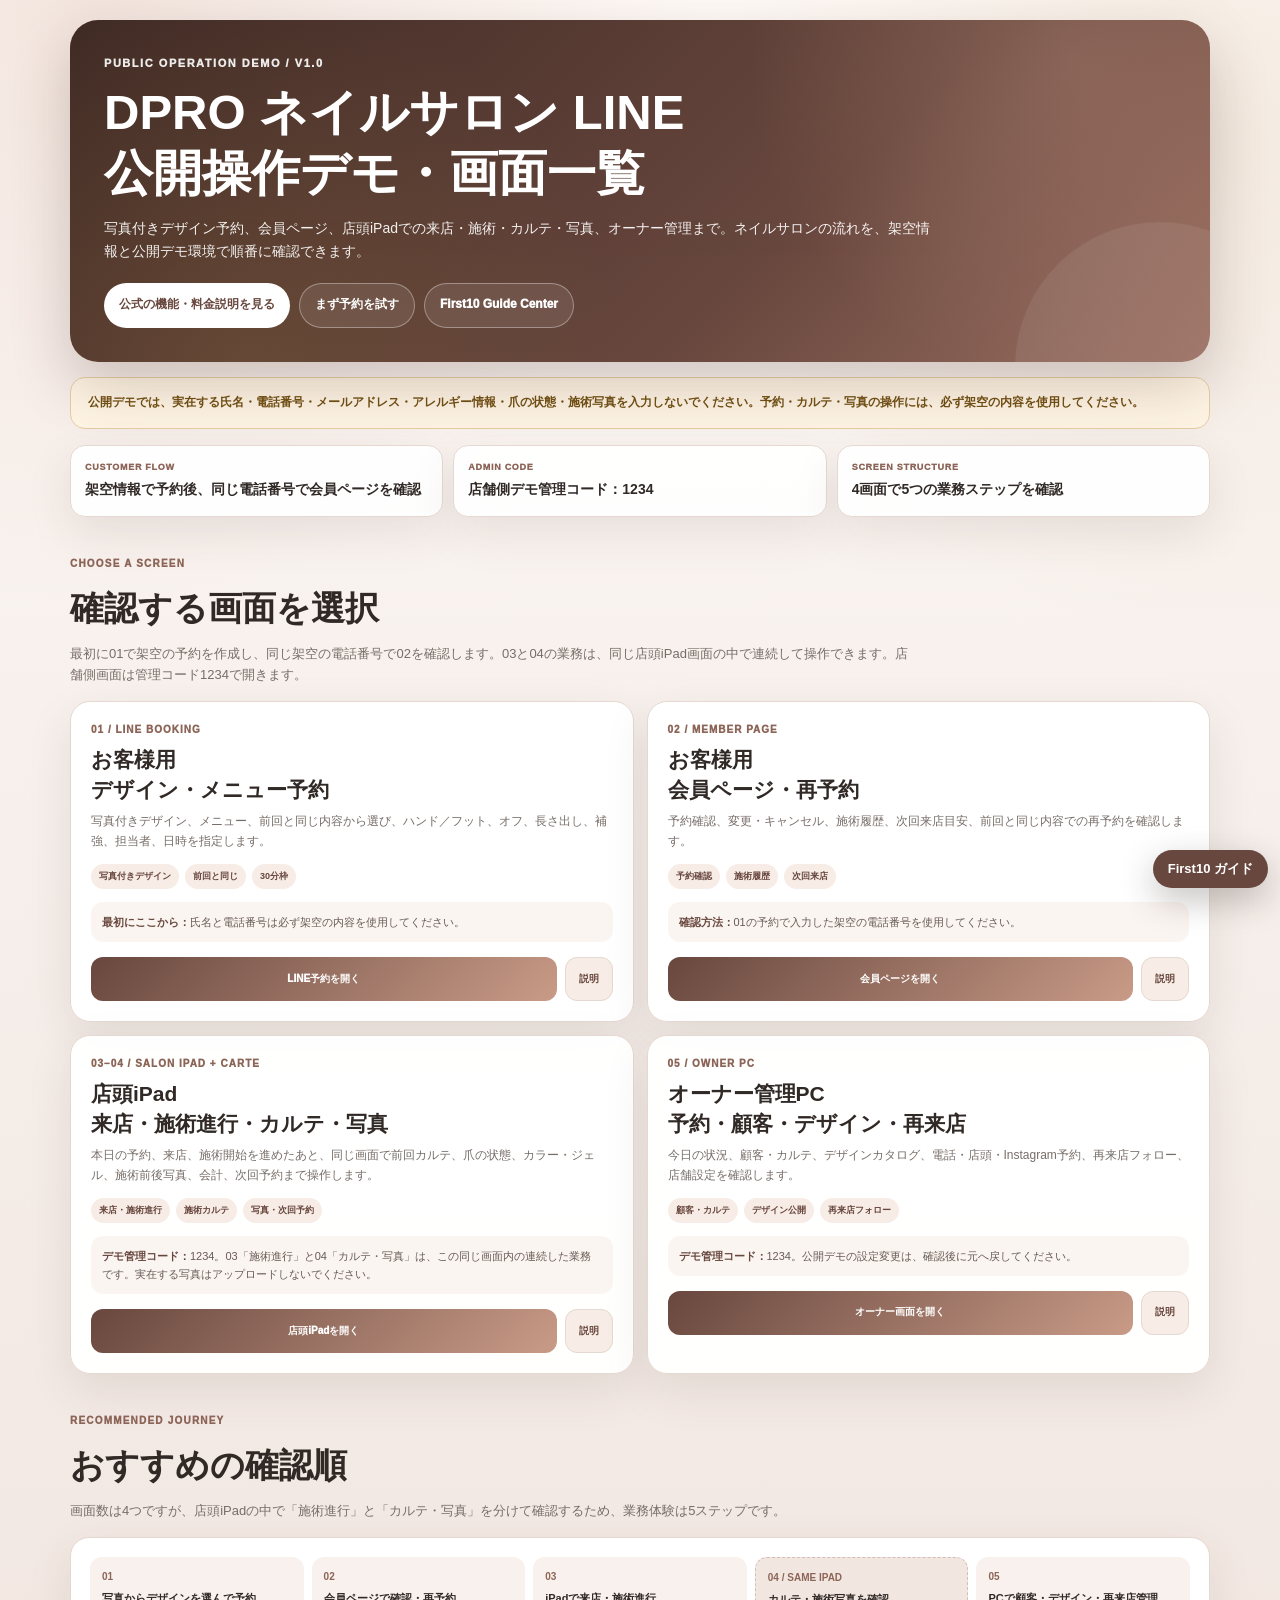
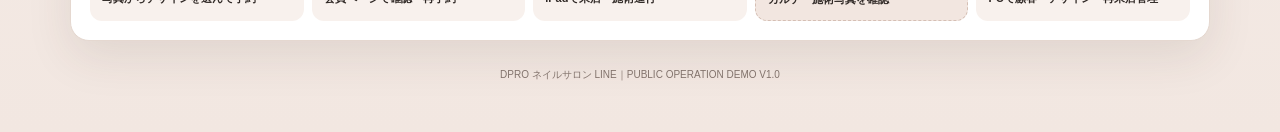
<file: demo-guide.html>
<!doctype html>
<!-- DPRO NAIL PUBLIC OPERATION DEMO GUIDE V1.0 / 2026-08-18 -->
<html lang="ja">
<head>
<meta charset="utf-8">
<meta name="viewport" content="width=device-width,initial-scale=1,viewport-fit=cover">
<meta name="theme-color" content="#68473e">
<meta name="robots" content="noindex,nofollow,noarchive">
<title>DPRO ネイルサロン LINE｜公開操作デモ・画面一覧</title>
<style>
:root{
  --bg:#f6efeb;--card:#fff;--ink:#302926;--muted:#776d68;--line:#e5d8d0;
  --brand:#8c6558;--deep:#68473e;--brand2:#c99b87;--soft:#fff8f4;
  --ok:#47745f;--gold:#a98143;--shadow:0 16px 46px rgba(67,45,36,.10)
}
*{box-sizing:border-box}
html{background:var(--bg);scroll-behavior:smooth}
body{
  margin:0;min-height:100vh;color:var(--ink);
  font-family:-apple-system,BlinkMacSystemFont,"Segoe UI","Noto Sans JP","Yu Gothic UI",Meiryo,sans-serif;
  background:
    radial-gradient(circle at 7% 0,rgba(201,155,135,.22),transparent 29%),
    radial-gradient(circle at 95% 8%,rgba(169,129,67,.12),transparent 25%),
    linear-gradient(180deg,#fffaf7 0%,var(--bg) 48%,#f2e7e1 100%);
  line-height:1.65
}
a{color:inherit}
.page{width:min(1140px,calc(100% - 24px));margin:0 auto;padding:20px 0 48px}
.hero{
  position:relative;overflow:hidden;padding:34px;border-radius:28px;color:#fff;
  background:
    radial-gradient(circle at 88% 12%,rgba(201,155,135,.28),transparent 31%),
    radial-gradient(circle at 15% 100%,rgba(169,129,67,.20),transparent 37%),
    linear-gradient(135deg,#3f2a24,#68473e 63%,#9b6f61);
  box-shadow:0 23px 58px rgba(67,45,36,.23)
}
.hero:after{content:"";position:absolute;right:-95px;bottom:-150px;width:290px;height:290px;border-radius:50%;background:rgba(255,255,255,.07)}
.kicker{position:relative;z-index:1;font-size:11px;font-weight:1000;letter-spacing:.14em;opacity:.9}
.hero h1{position:relative;z-index:1;margin:10px 0 0;font-size:clamp(28px,5vw,49px);line-height:1.24}
.hero p{position:relative;z-index:1;max-width:830px;margin:13px 0 0;font-size:14px;opacity:.93}
.hero-actions{position:relative;z-index:1;display:flex;gap:9px;flex-wrap:wrap;margin-top:20px}
.button{min-height:45px;display:inline-flex;align-items:center;justify-content:center;padding:9px 15px;border-radius:999px;text-decoration:none;font-size:12px;font-weight:950}
.button-light{color:var(--deep);background:#fff}.button-ghost{color:#fff;border:1px solid rgba(255,255,255,.35);background:rgba(255,255,255,.09)}
.notice{margin-top:15px;padding:15px 17px;border:1px solid #e5cda3;border-radius:15px;background:#fff5e5;color:#725013;font-size:12px;font-weight:760}
.demo-info{margin-top:16px;display:grid;grid-template-columns:repeat(3,minmax(0,1fr));gap:10px}
.demo-info>div{padding:14px;border:1px solid var(--line);border-radius:15px;background:rgba(255,255,255,.96);box-shadow:var(--shadow)}
.demo-info small{display:block;color:var(--brand);font-size:9px;font-weight:1000;letter-spacing:.08em}
.demo-info strong{display:block;margin-top:4px;font-size:14px}
.section-head{margin:32px 0 15px}
.section-head small{color:var(--brand);font-size:10px;font-weight:1000;letter-spacing:.12em}
.section-head h2{margin:5px 0 0;font-size:clamp(23px,4vw,34px)}
.section-head p{max-width:840px;margin:7px 0 0;color:var(--muted);font-size:13px}
.grid{display:grid;grid-template-columns:repeat(2,minmax(0,1fr));gap:13px}
.card{min-width:0;padding:20px;border:1px solid var(--line);border-radius:20px;background:rgba(255,255,255,.98);box-shadow:var(--shadow)}
.card-number{color:var(--brand);font-size:10px;font-weight:1000;letter-spacing:.1em}
.card h3{margin:7px 0 0;font-size:21px;line-height:1.4}
.card p{margin:8px 0 0;color:var(--muted);font-size:12px}
.pills{display:flex;gap:6px;flex-wrap:wrap;margin-top:12px}
.pills span{padding:5px 8px;border-radius:999px;background:#f7ece6;color:var(--deep);font-size:9px;font-weight:900}
.card-note{margin-top:13px;padding:11px;border-radius:12px;background:#fbf5f1;color:#675a54;font-size:11px}
.card-note b{color:var(--deep)}
.card-actions{display:grid;grid-template-columns:1fr auto;gap:8px;margin-top:15px}
.open,.official{min-height:44px;display:flex;align-items:center;justify-content:center;padding:9px 13px;border-radius:12px;text-decoration:none;font-size:10px;font-weight:950}
.open{color:#fff;background:linear-gradient(135deg,var(--deep),var(--brand2))}
.official{color:var(--deep);border:1px solid var(--line);background:#f7ece6}
.flow{margin-top:14px;padding:19px;border:1px solid var(--line);border-radius:19px;background:#fff;box-shadow:var(--shadow)}
.flow-grid{display:grid;grid-template-columns:repeat(5,minmax(0,1fr));gap:8px}
.flow-step{padding:12px;border-radius:12px;background:#f8f1ed}.flow-step b{display:block;color:var(--brand);font-size:10px}.flow-step strong{display:block;margin-top:4px;font-size:11px}
.flow-step.same{background:#f2e6e0;border:1px dashed #d5bfb4}
.footer{margin-top:26px;color:#82736c;font-size:10px;text-align:center}
@media(max-width:900px){.flow-grid{grid-template-columns:repeat(2,minmax(0,1fr))}}
@media(max-width:760px){.hero{padding:25px 20px}.demo-info,.grid,.flow-grid{grid-template-columns:1fr}}
@media(max-width:420px){.page{width:min(100% - 16px,1140px)}.card-actions{grid-template-columns:1fr}}
</style>
  <link rel="stylesheet" href="dpro-tutorial-nail.css?v=TUTORIAL-NAIL-R3-V1.1">
</head>
<body>
<main class="page">
<section class="hero">
  <div class="kicker">PUBLIC OPERATION DEMO / V1.0</div>
  <h1>DPRO ネイルサロン LINE<br>公開操作デモ・画面一覧</h1>
  <p>写真付きデザイン予約、会員ページ、店頭iPadでの来店・施術・カルテ・写真、オーナー管理まで。ネイルサロンの流れを、架空情報と公開デモ環境で順番に確認できます。</p>
  <div class="hero-actions">
    <a class="button button-light" href="https://dpromstk2000-lab.github.io/dpro-line-systems-site/systems/nail.html">公式の機能・料金説明を見る</a>
    <a class="button button-ghost" href="index.html">まず予約を試す</a>
    <a class="button button-ghost" href="guide-center.html?guide=1">First10 Guide Center</a>
  </div>
</section>

<div class="notice">
  公開デモでは、実在する氏名・電話番号・メールアドレス・アレルギー情報・爪の状態・施術写真を入力しないでください。予約・カルテ・写真の操作には、必ず架空の内容を使用してください。
</div>

<section class="demo-info" aria-label="デモ利用情報">
  <div><small>CUSTOMER FLOW</small><strong>架空情報で予約後、同じ電話番号で会員ページを確認</strong></div>
  <div><small>ADMIN CODE</small><strong>店舗側デモ管理コード：1234</strong></div>
  <div><small>SCREEN STRUCTURE</small><strong>4画面で5つの業務ステップを確認</strong></div>
</section>

<div class="section-head">
  <small>CHOOSE A SCREEN</small>
  <h2>確認する画面を選択</h2>
  <p>最初に01で架空の予約を作成し、同じ架空の電話番号で02を確認します。03と04の業務は、同じ店頭iPad画面の中で連続して操作できます。店舗側画面は管理コード1234で開きます。</p>
</div>

<section class="grid">
  <article class="card">
    <div class="card-number">01 / LINE BOOKING</div>
    <h3>お客様用<br>デザイン・メニュー予約</h3>
    <p>写真付きデザイン、メニュー、前回と同じ内容から選び、ハンド／フット、オフ、長さ出し、補強、担当者、日時を指定します。</p>
    <div class="pills"><span>写真付きデザイン</span><span>前回と同じ</span><span>30分枠</span></div>
    <div class="card-note"><b>最初にここから：</b>氏名と電話番号は必ず架空の内容を使用してください。</div>
    <div class="card-actions"><a class="open" href="index.html">LINE予約を開く</a><a class="official" href="https://dpromstk2000-lab.github.io/dpro-line-systems-site/lp-nail.html#p5">説明</a></div>
  </article>

  <article class="card">
    <div class="card-number">02 / MEMBER PAGE</div>
    <h3>お客様用<br>会員ページ・再予約</h3>
    <p>予約確認、変更・キャンセル、施術履歴、次回来店目安、前回と同じ内容での再予約を確認します。</p>
    <div class="pills"><span>予約確認</span><span>施術履歴</span><span>次回来店</span></div>
    <div class="card-note"><b>確認方法：</b>01の予約で入力した架空の電話番号を使用してください。</div>
    <div class="card-actions"><a class="open" href="member.html">会員ページを開く</a><a class="official" href="https://dpromstk2000-lab.github.io/dpro-line-systems-site/lp-nail.html#p5">説明</a></div>
  </article>

  <article class="card">
    <div class="card-number">03–04 / SALON IPAD + CARTE</div>
    <h3>店頭iPad<br>来店・施術進行・カルテ・写真</h3>
    <p>本日の予約、来店、施術開始を進めたあと、同じ画面で前回カルテ、爪の状態、カラー・ジェル、施術前後写真、会計、次回予約まで操作します。</p>
    <div class="pills"><span>来店・施術進行</span><span>施術カルテ</span><span>写真・次回予約</span></div>
    <div class="card-note"><b>デモ管理コード：</b>1234。03「施術進行」と04「カルテ・写真」は、この同じ画面内の連続した業務です。実在する写真はアップロードしないでください。</div>
    <div class="card-actions"><a class="open" href="owner-ipad.html">店頭iPadを開く</a><a class="official" href="https://dpromstk2000-lab.github.io/dpro-line-systems-site/lp-nail.html#p6">説明</a></div>
  </article>

  <article class="card">
    <div class="card-number">05 / OWNER PC</div>
    <h3>オーナー管理PC<br>予約・顧客・デザイン・再来店</h3>
    <p>今日の状況、顧客・カルテ、デザインカタログ、電話・店頭・Instagram予約、再来店フォロー、店舗設定を確認します。</p>
    <div class="pills"><span>顧客・カルテ</span><span>デザイン公開</span><span>再来店フォロー</span></div>
    <div class="card-note"><b>デモ管理コード：</b>1234。公開デモの設定変更は、確認後に元へ戻してください。</div>
    <div class="card-actions"><a class="open" href="owner.html">オーナー画面を開く</a><a class="official" href="https://dpromstk2000-lab.github.io/dpro-line-systems-site/lp-nail.html#p6">説明</a></div>
  </article>
</section>

<div class="section-head">
  <small>RECOMMENDED JOURNEY</small>
  <h2>おすすめの確認順</h2>
  <p>画面数は4つですが、店頭iPadの中で「施術進行」と「カルテ・写真」を分けて確認するため、業務体験は5ステップです。</p>
</div>
<section class="flow">
  <div class="flow-grid">
    <div class="flow-step"><b>01</b><strong>写真からデザインを選んで予約</strong></div>
    <div class="flow-step"><b>02</b><strong>会員ページで確認・再予約</strong></div>
    <div class="flow-step"><b>03</b><strong>iPadで来店・施術進行</strong></div>
    <div class="flow-step same"><b>04 / SAME IPAD</b><strong>カルテ・施術写真を確認</strong></div>
    <div class="flow-step"><b>05</b><strong>PCで顧客・デザイン・再来店管理</strong></div>
  </div>
</section>

<div class="footer">DPRO ネイルサロン LINE｜PUBLIC OPERATION DEMO V1.0</div>
</main>
  <script src="dpro-tutorial-nail.js?v=TUTORIAL-NAIL-R3-V1.1" defer></script>
</body>
</html>
</file>
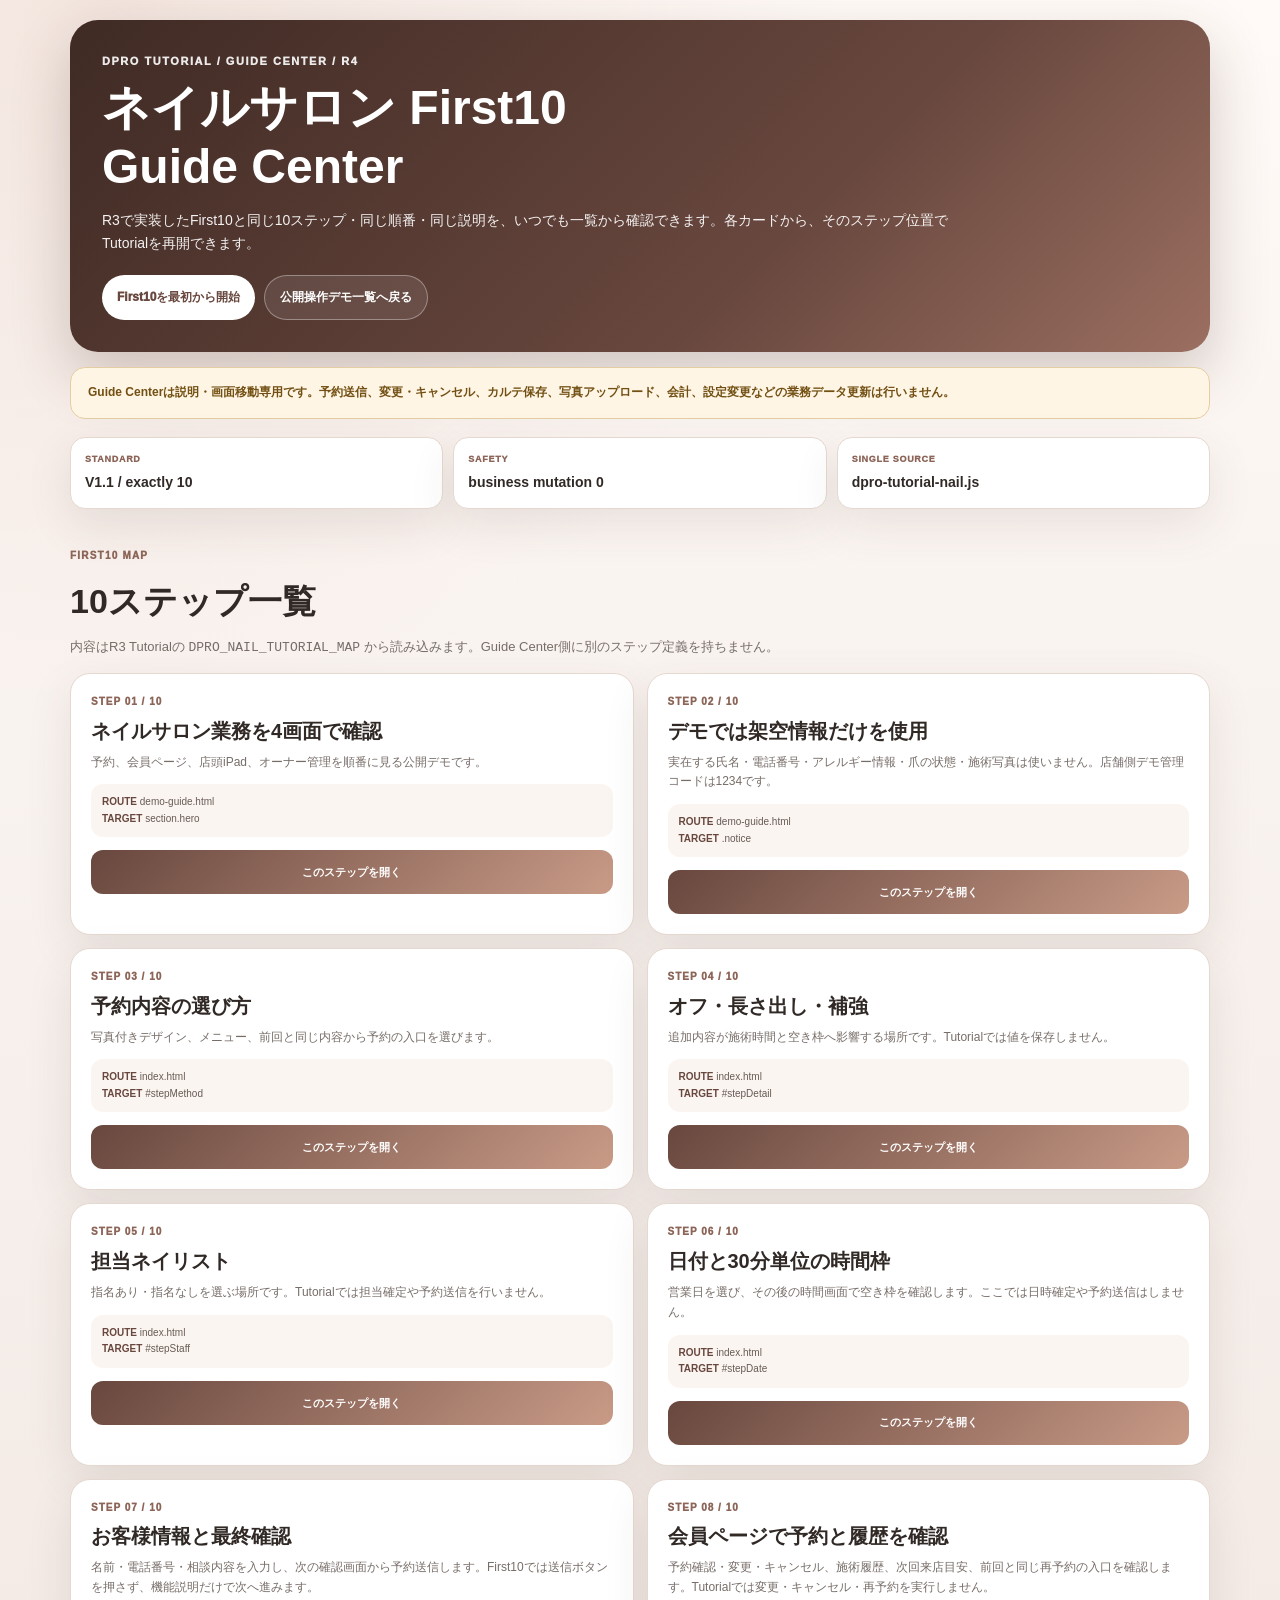
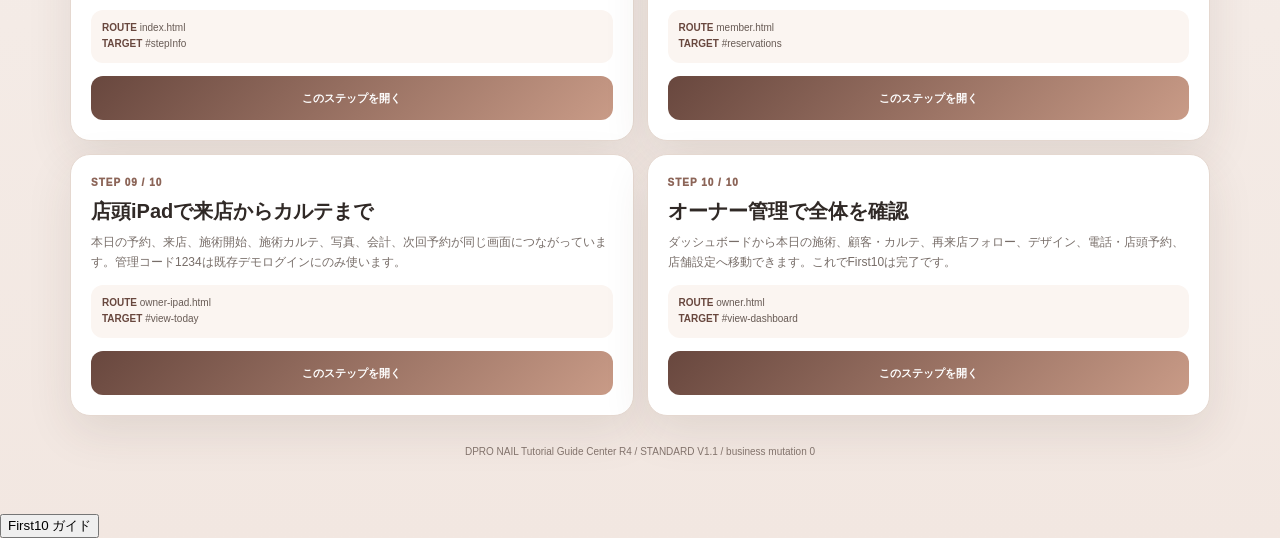
<file: guide-center.html>
<!doctype html>
<!-- DPRO NAIL GUIDE CENTER R4 V1.0 / First10 single-source renderer -->
<html lang="ja">
<head>
<meta charset="utf-8">
<meta name="viewport" content="width=device-width,initial-scale=1,viewport-fit=cover">
<meta name="theme-color" content="#68473e">
<meta name="robots" content="noindex,nofollow,noarchive">
<title>DPRO ネイルサロン LINE｜Guide Center</title>
<style>
:root{--bg:#f6efeb;--card:#fff;--ink:#302926;--muted:#776d68;--line:#e5d8d0;--brand:#8c6558;--deep:#68473e;--brand2:#c99b87;--soft:#fff8f4;--ok:#47745f;--shadow:0 16px 46px rgba(67,45,36,.10);--focus:#2f6fed}
*{box-sizing:border-box}html{background:var(--bg);scroll-behavior:smooth}body{margin:0;min-height:100vh;color:var(--ink);font-family:-apple-system,BlinkMacSystemFont,"Segoe UI","Noto Sans JP","Yu Gothic UI",Meiryo,sans-serif;background:radial-gradient(circle at 8% 0,rgba(201,155,135,.22),transparent 30%),linear-gradient(180deg,#fffaf7 0%,var(--bg) 52%,#f2e7e1 100%);line-height:1.65}
a{color:inherit}.page{width:min(1140px,calc(100% - 24px));margin:0 auto;padding:20px 0 52px}.hero{padding:32px;border-radius:28px;color:#fff;background:linear-gradient(135deg,#3f2a24,#68473e 63%,#9b6f61);box-shadow:0 23px 58px rgba(67,45,36,.23)}.kicker{font-size:11px;font-weight:1000;letter-spacing:.14em;opacity:.9}.hero h1{margin:9px 0 0;font-size:clamp(27px,5vw,48px);line-height:1.22}.hero p{max-width:860px;margin:13px 0 0;font-size:14px;opacity:.94}.actions{display:flex;gap:9px;flex-wrap:wrap;margin-top:20px}.button{min-height:45px;display:inline-flex;align-items:center;justify-content:center;padding:9px 15px;border-radius:999px;text-decoration:none;font-size:12px;font-weight:950}.primary{background:#fff;color:var(--deep)}.ghost{border:1px solid rgba(255,255,255,.35);background:rgba(255,255,255,.09);color:#fff}
.notice{margin-top:15px;padding:15px 17px;border:1px solid #e5cda3;border-radius:15px;background:#fff5e5;color:#725013;font-size:12px;font-weight:760}.summary{margin:18px 0 0;display:grid;grid-template-columns:repeat(3,minmax(0,1fr));gap:10px}.summary>div{padding:14px;border:1px solid var(--line);border-radius:15px;background:#fff;box-shadow:var(--shadow)}.summary small{display:block;color:var(--brand);font-size:9px;font-weight:1000;letter-spacing:.08em}.summary strong{display:block;margin-top:4px;font-size:14px}
.section-head{margin:32px 0 15px}.section-head small{color:var(--brand);font-size:10px;font-weight:1000;letter-spacing:.12em}.section-head h2{margin:5px 0 0;font-size:clamp(23px,4vw,34px)}.section-head p{max-width:850px;margin:7px 0 0;color:var(--muted);font-size:13px}.grid{display:grid;grid-template-columns:repeat(2,minmax(0,1fr));gap:13px}.card{min-width:0;padding:20px;border:1px solid var(--line);border-radius:20px;background:#fff;box-shadow:var(--shadow)}.step{color:var(--brand);font-size:10px;font-weight:1000;letter-spacing:.1em}.card h3{margin:6px 0 0;font-size:20px;line-height:1.4}.card p{margin:8px 0 0;color:var(--muted);font-size:12px}.meta{margin-top:12px;padding:10px 11px;border-radius:12px;background:#fbf5f1;color:#675a54;font-size:10px;word-break:break-all}.meta b{color:var(--deep)}.open{margin-top:13px;min-height:44px;display:flex;align-items:center;justify-content:center;padding:9px 13px;border-radius:12px;text-decoration:none;font-size:11px;font-weight:950;color:#fff;background:linear-gradient(135deg,var(--deep),var(--brand2))}.footer{margin-top:28px;color:#82736c;font-size:10px;text-align:center}
a:focus-visible{outline:3px solid var(--focus);outline-offset:3px}.error{padding:20px;border:2px solid #a53b3b;border-radius:16px;background:#fff;color:#7a2020;font-weight:900}
@media(max-width:760px){.hero{padding:25px 20px}.summary,.grid{grid-template-columns:1fr}}@media(max-width:420px){.page{width:min(100% - 16px,1140px)}.actions{display:grid}.button{width:100%}}
</style>
<script src="dpro-tutorial-nail.js?guide=1&R4=V1.0"></script>
</head>
<body>
<main class="page">
  <section class="hero" aria-labelledby="guideTitle">
    <div class="kicker">DPRO TUTORIAL / GUIDE CENTER / R4</div>
    <h1 id="guideTitle">ネイルサロン First10<br>Guide Center</h1>
    <p>R3で実装したFirst10と同じ10ステップ・同じ順番・同じ説明を、いつでも一覧から確認できます。各カードから、そのステップ位置でTutorialを再開できます。</p>
    <div class="actions">
      <a class="button primary" href="demo-guide.html?tutorial=nail&step=1">First10を最初から開始</a>
      <a class="button ghost" href="demo-guide.html">公開操作デモ一覧へ戻る</a>
    </div>
  </section>
  <div class="notice">Guide Centerは説明・画面移動専用です。予約送信、変更・キャンセル、カルテ保存、写真アップロード、会計、設定変更などの業務データ更新は行いません。</div>
  <section class="summary" aria-label="Guide Center基準">
    <div><small>STANDARD</small><strong>V1.1 / exactly 10</strong></div>
    <div><small>SAFETY</small><strong>business mutation 0</strong></div>
    <div><small>SINGLE SOURCE</small><strong>dpro-tutorial-nail.js</strong></div>
  </section>
  <div class="section-head"><small>FIRST10 MAP</small><h2>10ステップ一覧</h2><p>内容はR3 Tutorialの <code>DPRO_NAIL_TUTORIAL_MAP</code> から読み込みます。Guide Center側に別のステップ定義を持ちません。</p></div>
  <section id="first10Grid" class="grid" aria-live="polite"></section>
  <div class="footer">DPRO NAIL Tutorial Guide Center R4 / STANDARD V1.1 / business mutation 0</div>
</main>
<script>
(()=>{
  'use strict';
  const grid=document.getElementById('first10Grid');
  const map=window.DPRO_NAIL_TUTORIAL_MAP;
  if(!Array.isArray(map)||map.length!==10){grid.innerHTML='<div class="error">First10 single sourceを読み込めませんでした。</div>';console.error('[DPRO Guide Center] First10 map unavailable');return;}
  const esc=s=>String(s).replace(/[&<>\"']/g,c=>({'&':'&amp;','<':'&lt;','>':'&gt;','\"':'&quot;',"'":'&#39;'}[c]));
  grid.innerHTML=map.map(item=>{
    const u=new URL(item.route,location.href);u.searchParams.set('tutorial','nail');u.searchParams.set('step',String(item.n));
    return `<article class="card" data-guide-step="${item.n}"><div class="step">STEP ${String(item.n).padStart(2,'0')} / 10</div><h3>${esc(item.title)}</h3><p>${esc(item.body)}</p><div class="meta"><b>ROUTE</b> ${esc(item.route)}<br><b>TARGET</b> ${esc(item.target)}</div><a class="open" data-route="${esc(item.route)}" data-step="${item.n}" href="${esc(u.toString())}">このステップを開く</a></article>`;
  }).join('');
})();
</script>
</body>
</html>
</file>
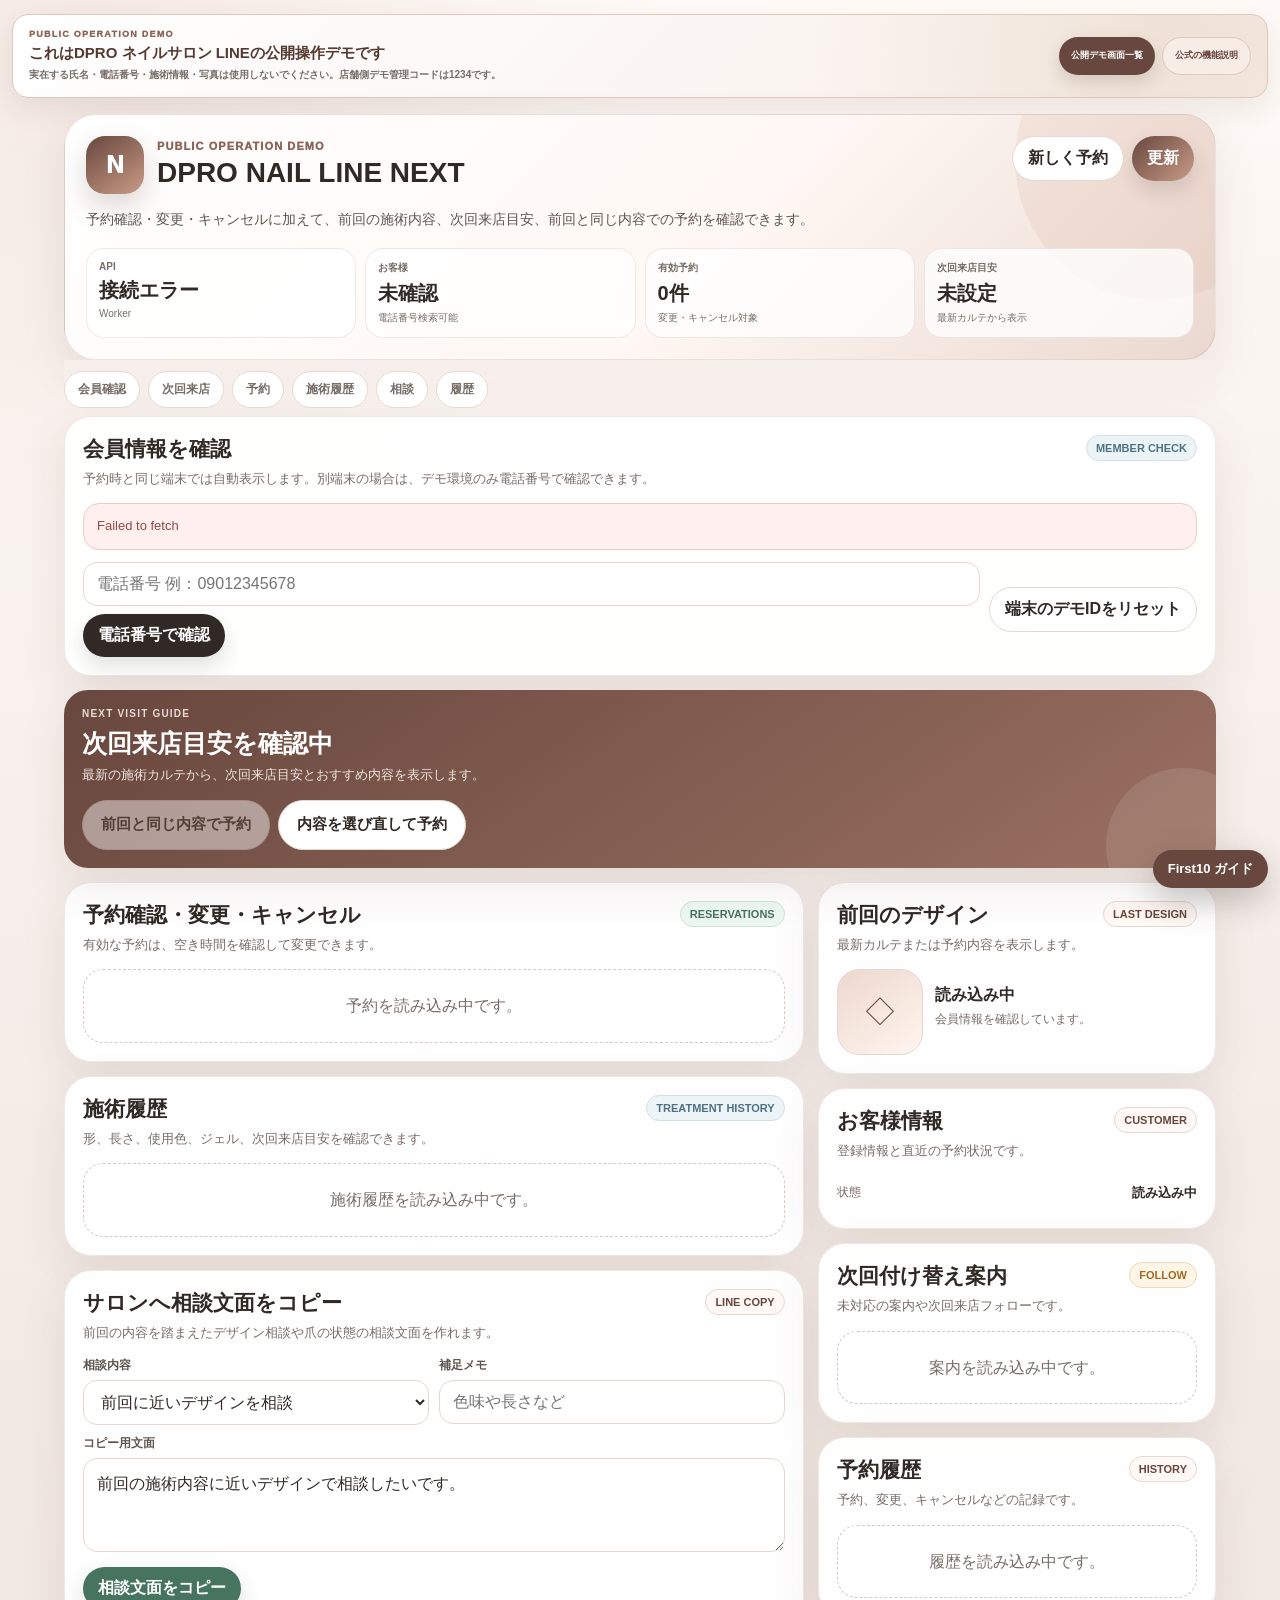
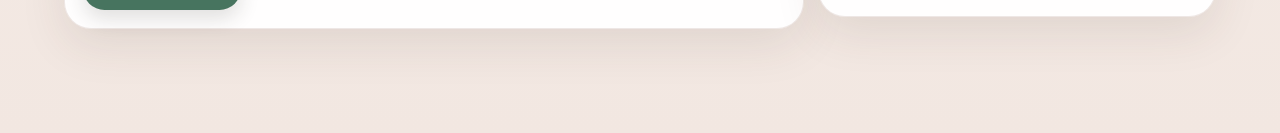
<file: member.html>
<!doctype html>
<html lang="ja">
<head>
  <meta charset="utf-8">
  <meta name="viewport" content="width=device-width,initial-scale=1,viewport-fit=cover">
  <meta name="theme-color" content="#68473e">
  <title>DPRO ネイルサロン LINE｜公開操作デモ・会員ページ</title>
  <meta name="description" content="予約確認、変更、キャンセル、施術履歴、次回来店目安、前回と同じ予約に対応したDPRO NAIL LINE NEXT会員ページ">
  <style>
    :root{
      --bg:#f6efeb;--card:#fff;--ink:#302926;--muted:#776d68;--line:#e5d8d0;
      --brand:#8c6558;--brand-deep:#68473e;--brand2:#c99b87;--soft:#fff8f4;
      --ok:#47745f;--warn:#a46a22;--danger:#aa514a;--info:#4e7184;
      --shadow:0 16px 46px rgba(67,45,36,.10);--soft-shadow:0 8px 26px rgba(67,45,36,.07);
      --radius:25px;
    }
    *{box-sizing:border-box}
    html{scroll-behavior:smooth}
    body{margin:0;min-height:100vh;color:var(--ink);font-family:-apple-system,BlinkMacSystemFont,"Segoe UI","Noto Sans JP",Helvetica,Arial,sans-serif;background:
      radial-gradient(circle at 7% 0%,rgba(201,155,135,.18),transparent 27%),
      linear-gradient(180deg,#fffaf7 0%,var(--bg) 48%,#f2e7e1 100%)}
    button,input,textarea,select{font:inherit}
    button{cursor:pointer}
    button:focus-visible,input:focus-visible,textarea:focus-visible,select:focus-visible{outline:3px solid rgba(140,101,88,.22);outline-offset:2px}
    a{color:inherit}.hidden{display:none!important}.muted{color:var(--muted)}
    .wrap{max-width:1180px;margin:0 auto;padding:16px 14px 90px}
    .hero{position:relative;overflow:hidden;background:linear-gradient(135deg,#fff 0%,#fff8f4 56%,#ead8cf 100%);border:1px solid rgba(140,101,88,.18);border-radius:32px;padding:21px;box-shadow:var(--shadow)}
    .hero:after{content:"";position:absolute;right:-80px;top:-95px;width:280px;height:280px;border-radius:50%;background:rgba(201,155,135,.14)}
    .topbar{position:relative;z-index:1;display:flex;align-items:flex-start;justify-content:space-between;gap:16px}
    .brand{display:flex;gap:13px;align-items:center}.logo{width:58px;height:58px;border-radius:19px;display:grid;place-items:center;color:#fff;background:linear-gradient(145deg,var(--brand-deep),var(--brand2));font-size:24px;font-weight:1000;box-shadow:0 12px 28px rgba(104,71,62,.22)}
    .kicker{font-size:11px;font-weight:950;letter-spacing:.13em;color:var(--brand);margin-bottom:4px}.brand h1{margin:0;font-size:28px;line-height:1.2}.lead{position:relative;z-index:1;margin:14px 0 0;color:#5e5550;font-size:14px;line-height:1.7;max-width:860px}
    .actions{display:flex;gap:8px;flex-wrap:wrap;justify-content:flex-end}.btn{border:0;border-radius:999px;padding:11px 15px;font-weight:900;background:var(--ink);color:#fff;display:inline-flex;align-items:center;justify-content:center;gap:7px;text-decoration:none;white-space:nowrap;box-shadow:0 9px 20px rgba(46,41,38,.14)}
    .btn.secondary{background:#fff;color:var(--ink);border:1px solid var(--line);box-shadow:none}.btn.brand{background:linear-gradient(135deg,var(--brand-deep),var(--brand2))}.btn.ok{background:var(--ok)}.btn.warn{background:var(--warn)}.btn.danger{background:var(--danger)}.btn.info{background:var(--info)}.btn.small{padding:8px 11px;font-size:12px}.btn.large{min-height:50px;padding:13px 18px;font-size:15px}.btn:disabled{opacity:.45;cursor:not-allowed}
    .stats{position:relative;z-index:1;display:grid;grid-template-columns:repeat(4,minmax(0,1fr));gap:9px;margin-top:16px}.stat{background:rgba(255,255,255,.78);border:1px solid rgba(140,101,88,.14);border-radius:18px;padding:12px}.stat small{display:block;color:var(--muted);font-size:10px;font-weight:850}.stat b{display:block;font-size:20px;margin-top:5px}.stat span{display:block;color:var(--muted);font-size:10px;margin-top:4px}
    .nav{position:sticky;top:0;z-index:30;display:flex;gap:8px;overflow:auto;padding:11px 0 8px;background:linear-gradient(180deg,rgba(246,239,235,.98),rgba(246,239,235,.82),transparent);backdrop-filter:blur(8px)}
    .nav a{border:1px solid var(--line);background:#fff;color:var(--muted);border-radius:999px;padding:9px 13px;font-size:12px;font-weight:900;white-space:nowrap;text-decoration:none}
    .layout{display:grid;grid-template-columns:minmax(0,1.3fr) minmax(330px,.7fr);gap:14px}.panel{background:rgba(255,255,255,.94);border:1px solid rgba(140,101,88,.15);border-radius:27px;box-shadow:var(--shadow);padding:18px;margin-bottom:14px}
    .section-head{display:flex;align-items:flex-start;justify-content:space-between;gap:13px;margin-bottom:14px}.section-head h2{margin:0;font-size:21px}.section-head p{margin:6px 0 0;color:var(--muted);font-size:13px;line-height:1.6}
    .badge{display:inline-flex;align-items:center;border-radius:999px;padding:6px 9px;font-size:11px;font-weight:900;background:var(--soft);border:1px solid var(--line);color:var(--brand-deep)}.badge.ok{background:#edf7f1;border-color:#cfe3d7;color:var(--ok)}.badge.warn{background:#fff5e7;border-color:#ead9b9;color:var(--warn)}.badge.info{background:#edf4f7;border-color:#d0e0e7;color:var(--info)}.badge.danger{background:#fff0ef;border-color:#efcbc6;color:var(--danger)}
    .notice{padding:12px 13px;border-radius:16px;background:#fff7eb;border:1px solid #ead6b5;color:#6b5134;font-size:13px;line-height:1.6;margin:10px 0}.notice.ok{background:#eef7f2;border-color:#cfe5d8;color:#3e684f}.notice.err{background:#fff0ef;border-color:#efcbc6;color:#944942}.notice.info{background:#edf4f7;border-color:#d0e0e7;color:#436477}
    .toolbar{display:flex;align-items:center;justify-content:space-between;gap:9px;flex-wrap:wrap}.toolbar-left,.toolbar-right{display:flex;align-items:center;gap:8px;flex-wrap:wrap}.input,.field input,.field textarea,.field select{width:100%;border:1px solid var(--line);background:#fff;border-radius:14px;padding:12px 13px;color:var(--ink);outline:none}.field textarea{min-height:94px;resize:vertical;line-height:1.6}.field label{display:block;font-size:12px;font-weight:900;color:#5e5550;margin-bottom:6px}
    .field input:focus,.field textarea:focus,.field select:focus,.input:focus{border-color:var(--brand);box-shadow:0 0 0 3px rgba(140,101,88,.13)}
    .cards{display:grid;gap:10px}.reservation-card,.treatment-card,.history-card,.follow-card{background:#fff;border:1px solid var(--line);border-radius:21px;padding:14px;box-shadow:var(--soft-shadow)}
    .reservation-card{display:grid;grid-template-columns:100px minmax(0,1fr);gap:12px}.datebox{border-radius:18px;background:linear-gradient(145deg,#fff8f3,#f0e4dd);border:1px solid var(--line);padding:11px 8px;text-align:center}.datebox b{font-size:16px;display:block}.datebox strong{font-size:20px;display:block;margin-top:5px}.datebox small{font-size:10px;color:var(--muted)}
    .card-head{display:flex;align-items:flex-start;justify-content:space-between;gap:10px}.card-head h3{margin:0;font-size:17px}.sub{color:var(--muted);font-size:12px;line-height:1.5;margin-top:4px}.meta{display:flex;flex-wrap:wrap;gap:6px;margin-top:8px}.pill{display:inline-flex;border:1px solid var(--line);background:#f7efea;color:#66564e;border-radius:999px;padding:5px 8px;font-size:11px;font-weight:800}
    .memo{white-space:pre-wrap;background:#fff8f4;border:1px dashed #decfc6;border-radius:14px;padding:9px 10px;font-size:12px;color:#62554f;line-height:1.55;margin-top:8px}.card-actions{display:flex;gap:7px;flex-wrap:wrap;margin-top:11px}
    .recommend{background:linear-gradient(145deg,#68473e,#9a7062);color:#fff;border-radius:24px;padding:18px;box-shadow:var(--shadow);position:relative;overflow:hidden}.recommend:after{content:"";position:absolute;right:-45px;bottom:-55px;width:155px;height:155px;border-radius:50%;background:rgba(255,255,255,.10)}.recommend small{display:block;color:#eadbd4;font-size:10px;font-weight:900;letter-spacing:.12em}.recommend h2{margin:8px 0 4px;font-size:25px}.recommend p{margin:0;color:#f1e5df;font-size:13px;line-height:1.65;max-width:520px}.recommend .actions{position:relative;z-index:1;justify-content:flex-start;margin-top:14px}.recommend .btn{box-shadow:none}
    .previous-design{display:grid;grid-template-columns:86px 1fr;gap:12px;align-items:center}.design-icon{width:86px;aspect-ratio:1;border-radius:22px;background:linear-gradient(145deg,#edd8ce,#fff5ef);display:grid;place-items:center;font-size:30px;color:var(--brand-deep);border:1px solid var(--line)}
    .summary{display:grid;gap:8px}.summary-row{display:grid;grid-template-columns:120px 1fr;gap:10px;border-bottom:1px dashed var(--line);padding:8px 0}.summary-row:last-child{border-bottom:0}.summary-row span{color:var(--muted);font-size:12px}.summary-row b{font-size:13px;text-align:right}
    .treatment-grid{display:grid;grid-template-columns:repeat(2,minmax(0,1fr));gap:10px}.treatment-card h3{margin:0;font-size:16px}.treatment-card .next{margin-top:10px;background:#edf4f7;border:1px solid #d0e0e7;border-radius:14px;padding:9px 10px;color:#416273;font-size:12px;line-height:1.55}
    .timeline{display:grid;gap:9px}.timeline-row{display:grid;grid-template-columns:96px 1fr;gap:10px;border:1px solid var(--line);border-radius:17px;padding:11px;background:#fff}.timeline-row time{font-size:11px;color:var(--brand);font-weight:900}.timeline-row strong{display:block;font-size:13px}.timeline-row p{margin:4px 0 0;color:var(--muted);font-size:12px;line-height:1.55}
    .empty{padding:22px;border:1px dashed #d9c9bf;border-radius:20px;background:#fff;color:var(--muted);text-align:center;line-height:1.7}
    .modal-backdrop{position:fixed;inset:0;z-index:100;background:rgba(34,26,23,.50);display:none;align-items:flex-start;justify-content:center;padding:16px;overflow:auto}.modal-backdrop.show{display:flex}.modal{width:min(880px,100%);background:#fff;border:1px solid var(--line);border-radius:28px;box-shadow:0 30px 80px rgba(0,0,0,.24);overflow:hidden}.modal-head{position:sticky;top:0;z-index:8;display:flex;align-items:flex-start;justify-content:space-between;gap:12px;padding:17px 18px;background:#fff8f4;border-bottom:1px solid var(--line)}.modal-head h2{margin:0;font-size:21px}.modal-head p{margin:5px 0 0;color:var(--muted);font-size:12px;line-height:1.5}.close{border:0;background:#eee3dc;color:var(--ink);border-radius:999px;width:42px;height:42px;font-size:20px;font-weight:900}.modal-body{padding:17px 18px}.modal-actions{position:sticky;bottom:0;z-index:8;display:flex;justify-content:flex-end;gap:8px;flex-wrap:wrap;padding:14px 18px;background:#fff8f4;border-top:1px solid var(--line)}
    .repeat-summary{border:1px solid var(--line);border-radius:20px;padding:14px;background:#fff}.days,.times{display:grid;grid-template-columns:repeat(4,minmax(0,1fr));gap:8px}.day-btn,.time-btn{border:1px solid var(--line);background:#fff;border-radius:15px;padding:10px 7px;min-height:66px;color:var(--ink)}.day-btn.selected,.time-btn.selected{background:var(--ink);border-color:var(--ink);color:#fff}.day-btn b,.time-btn b{display:block;font-size:14px}.day-btn small,.time-btn small{display:block;color:var(--muted);font-size:10px;margin-top:4px}.day-btn.selected small,.time-btn.selected small{color:#ddd}.day-btn:disabled,.time-btn:disabled{opacity:.4}
    .form-grid{display:grid;grid-template-columns:repeat(2,minmax(0,1fr));gap:10px}.full{grid-column:1/-1}
    .toast{position:fixed;right:15px;bottom:15px;z-index:240;background:#2b2522;color:#fff;border-radius:17px;padding:13px 15px;box-shadow:0 20px 60px rgba(0,0,0,.25);max-width:min(460px,calc(100vw - 30px));display:none;line-height:1.55}.toast.show{display:block}.toast.err{background:#923f3f}.toast.ok{background:#35664e}
    @media(max-width:900px){.layout{grid-template-columns:1fr}.stats{grid-template-columns:repeat(2,1fr)}.treatment-grid{grid-template-columns:1fr}}
    @media(max-width:640px){.wrap{padding:10px 10px 84px}.hero{border-radius:25px;padding:16px}.topbar{display:block}.actions{justify-content:flex-start;margin-top:12px}.brand h1{font-size:23px}.reservation-card{grid-template-columns:1fr}.datebox{text-align:left}.previous-design{grid-template-columns:68px 1fr}.design-icon{width:68px}.summary-row{grid-template-columns:1fr}.summary-row b{text-align:left}.days,.times{grid-template-columns:repeat(2,1fr)}.form-grid{grid-template-columns:1fr}.modal-actions .btn{flex:1 1 auto}}
  
/* DPRO-SYSTEMS-11 NAIL OPERATION DEMO */
.nail-operation-demo-banner{
  width:min(1480px,calc(100% - 24px));
  margin:14px auto 0;
  padding:14px 16px;
  display:flex;
  align-items:center;
  justify-content:space-between;
  gap:16px;
  color:#553a31;
  border:1px solid #dfc8bd;
  border-radius:16px;
  background:
    radial-gradient(circle at 92% 0,rgba(169,129,67,.13),transparent 31%),
    linear-gradient(135deg,#fff,#f8eee9);
  box-shadow:0 11px 28px rgba(67,45,36,.09);
  font-family:-apple-system,BlinkMacSystemFont,"Segoe UI","Noto Sans JP","Yu Gothic UI",Meiryo,sans-serif;
}
.nail-operation-demo-copy{min-width:0;display:flex;flex-direction:column}
.nail-operation-demo-copy small{color:#8c6558;font-size:9px;font-weight:1000;letter-spacing:.14em}
.nail-operation-demo-copy strong{margin-top:3px;font-size:15px;line-height:1.45}
.nail-operation-demo-copy span{margin-top:3px;color:#776d68;font-size:10px;font-weight:760;line-height:1.6}
.nail-operation-demo-actions{flex:0 0 auto;display:flex;gap:7px;flex-wrap:wrap}
.nail-operation-demo-actions a{
  min-height:38px;display:inline-flex;align-items:center;justify-content:center;padding:7px 12px;
  color:#fff!important;border:0!important;border-radius:999px;background:#68473e!important;
  text-decoration:none!important;font-size:9px;font-weight:950;box-shadow:0 7px 17px rgba(67,45,36,.17)
}
.nail-operation-demo-actions a:last-child{color:#68473e!important;border:1px solid #dfc8bd!important;background:#f7ece6!important;box-shadow:none}

/* 内部STEP表記は保持したまま、公開画面上だけ名称を変更 */
body.nail-operation-customer .version-pill,
body.nail-operation-member .hero .kicker,
body.nail-operation-ipad .login-card .kicker,
body.nail-operation-ipad .hero .kicker,
body.nail-operation-owner .sidebar .brand small{font-size:0!important}
body.nail-operation-customer .version-pill::after,
body.nail-operation-member .hero .kicker::after,
body.nail-operation-ipad .login-card .kicker::after,
body.nail-operation-ipad .hero .kicker::after,
body.nail-operation-owner .sidebar .brand small::after{
  content:"PUBLIC OPERATION DEMO";
  font-size:11px;
  letter-spacing:.10em
}

/* 内部確認機能は残し、公開画面から見える入口だけを非表示 */
body.nail-operation-owner .nav-btn[data-view="check"],
body.nail-operation-owner #view-check{display:none!important}

@media(max-width:700px){
  .nail-operation-demo-banner{align-items:flex-start;flex-direction:column}
  .nail-operation-demo-actions{width:100%;display:grid;grid-template-columns:1fr 1fr}
}
@media(max-width:410px){.nail-operation-demo-actions{grid-template-columns:1fr}}
@media print{.nail-operation-demo-banner{display:none!important}}
</style>
  <meta name="dpro-final-version" content="STEP NAIL-NEXT-10">

<meta name="robots" content="noindex,nofollow,noarchive">
<link rel="canonical" href="https://dpro-shop.com/systems/nail">
  <meta name="dpro-product-ready-version" content="NAIL-PR1-20260822">
  <link rel="stylesheet" href="dpro-tutorial-nail.css?v=TUTORIAL-NAIL-R3-V1.1">
</head>
<body class="nail-operation-demo-page nail-operation-member">
<section class="nail-operation-demo-banner" aria-label="公開操作デモの案内">
  <div class="nail-operation-demo-copy">
    <small>PUBLIC OPERATION DEMO</small>
    <strong>これはDPRO ネイルサロン LINEの公開操作デモです</strong>
    <span>実在する氏名・電話番号・施術情報・写真は使用しないでください。店舗側デモ管理コードは1234です。</span>
  </div>
  <div class="nail-operation-demo-actions">
    <a href="demo-guide.html">公開デモ画面一覧</a>
    <a href="https://dpro-shop.com/systems/nail">公式の機能説明</a>
  </div>
</section>

  <div id="dproFinalVersion" data-version="STEP NAIL-NEXT-10" hidden>STEP NAIL-NEXT-10</div>
  <div class="wrap">
    <header class="hero">
      <div class="topbar">
        <div class="brand">
          <div class="logo">N</div>
          <div><div class="kicker">STEP NAIL-NEXT-10 / MEMBER</div><h1>DPRO NAIL LINE NEXT</h1></div>
        </div>
        <div class="actions">
          <a class="btn secondary" href="./index.html?v=nail-next-10">新しく予約</a>
          <button class="btn brand" onclick="reloadMember(true)">更新</button>
        </div>
      </div>
      <p class="lead">予約確認・変更・キャンセルに加えて、前回の施術内容、次回来店目安、前回と同じ内容での予約を確認できます。</p>
      <div class="stats">
        <div class="stat"><small>API</small><b id="apiState">確認中</b><span id="apiVersion">Worker</span></div>
        <div class="stat"><small>お客様</small><b id="customerStat">未確認</b><span id="phoneStat">電話番号検索可能</span></div>
        <div class="stat"><small>有効予約</small><b id="activeStat">0件</b><span>変更・キャンセル対象</span></div>
        <div class="stat"><small>次回来店目安</small><b id="nextVisitStat">未設定</b><span>最新カルテから表示</span></div>
      </div>
    </header>

    <nav class="nav">
      <a href="#memberCheck">会員確認</a>
      <a href="#nextGuide">次回来店</a>
      <a href="#reservations">予約</a>
      <a href="#treatments">施術履歴</a>
      <a href="#consult">相談</a>
      <a href="#history">履歴</a>
    </nav>

    <section id="memberCheck" class="panel">
      <div class="section-head">
        <div><h2>会員情報を確認</h2><p>予約時と同じ端末では自動表示します。別端末の場合は、デモ環境のみ電話番号で確認できます。</p></div>
        <span class="badge info">MEMBER CHECK</span>
      </div>
      <div id="memberNotice" class="notice info">会員情報を読み込み中です。</div>
      <div class="toolbar" style="margin-top:12px">
        <div class="toolbar-left" style="flex:1"><input id="phoneSearch" class="input" inputmode="tel" style="min-width:250px" placeholder="電話番号 例：09012345678"><button class="btn" onclick="searchByPhone()">電話番号で確認</button></div>
        <div class="toolbar-right"><button class="btn secondary" onclick="clearDemoUser()">端末のデモIDをリセット</button></div>
      </div>
    </section>

    <section id="nextGuide" class="recommend">
      <small>NEXT VISIT GUIDE</small>
      <h2 id="nextGuideTitle">次回来店目安を確認中</h2>
      <p id="nextGuideText">最新の施術カルテから、次回来店目安とおすすめ内容を表示します。</p>
      <div class="actions"><button id="repeatMainBtn" class="btn secondary large" onclick="openRepeat()" disabled>前回と同じ内容で予約</button><a class="btn secondary large" href="./index.html?v=nail-next-10">内容を選び直して予約</a></div>
    </section>

    <main class="layout" style="margin-top:14px">
      <div>
        <section id="reservations" class="panel">
          <div class="section-head"><div><h2>予約確認・変更・キャンセル</h2><p>有効な予約は、空き時間を確認して変更できます。</p></div><span class="badge ok">RESERVATIONS</span></div>
          <div id="reservationList" class="cards"><div class="empty">予約を読み込み中です。</div></div>
        </section>

        <section id="treatments" class="panel">
          <div class="section-head"><div><h2>施術履歴</h2><p>形、長さ、使用色、ジェル、次回来店目安を確認できます。</p></div><span class="badge info">TREATMENT HISTORY</span></div>
          <div id="treatmentList" class="treatment-grid"><div class="empty" style="grid-column:1/-1">施術履歴を読み込み中です。</div></div>
        </section>

        <section id="consult" class="panel">
          <div class="section-head"><div><h2>サロンへ相談文面をコピー</h2><p>前回の内容を踏まえたデザイン相談や爪の状態の相談文面を作れます。</p></div><span class="badge">LINE COPY</span></div>
          <div class="form-grid">
            <div class="field"><label>相談内容</label><select id="consultType" onchange="buildConsultText()"><option value="same">前回に近いデザインを相談</option><option value="design">別のデザインを相談</option><option value="off">オフについて相談</option><option value="condition">爪の状態を相談</option><option value="change">予約日時を相談</option><option value="other">その他</option></select></div>
            <div class="field"><label>補足メモ</label><input id="consultMemo" oninput="buildConsultText()" placeholder="色味や長さなど"></div>
            <div class="field full"><label>コピー用文面</label><textarea id="consultText"></textarea></div>
          </div>
          <div class="card-actions"><button class="btn ok" onclick="copyConsultText()">相談文面をコピー</button></div>
        </section>
      </div>

      <aside>
        <section class="panel">
          <div class="section-head"><div><h2>前回のデザイン</h2><p>最新カルテまたは予約内容を表示します。</p></div><span class="badge">LAST DESIGN</span></div>
          <div id="previousDesign" class="previous-design"><div class="design-icon">◇</div><div><strong>読み込み中</strong><p class="sub">会員情報を確認しています。</p></div></div>
        </section>

        <section class="panel">
          <div class="section-head"><div><h2>お客様情報</h2><p>登録情報と直近の予約状況です。</p></div><span class="badge">CUSTOMER</span></div>
          <div id="customerBox" class="summary"><div class="summary-row"><span>状態</span><b>読み込み中</b></div></div>
        </section>

        <section class="panel">
          <div class="section-head"><div><h2>次回付け替え案内</h2><p>未対応の案内や次回来店フォローです。</p></div><span class="badge warn">FOLLOW</span></div>
          <div id="followupList" class="timeline"><div class="empty">案内を読み込み中です。</div></div>
        </section>

        <section id="history" class="panel">
          <div class="section-head"><div><h2>予約履歴</h2><p>予約、変更、キャンセルなどの記録です。</p></div><span class="badge">HISTORY</span></div>
          <div id="historyList" class="timeline"><div class="empty">履歴を読み込み中です。</div></div>
        </section>
      </aside>
    </main>
  </div>

  <div id="repeatModal" class="modal-backdrop">
    <div class="modal">
      <div class="modal-head"><div><h2>前回と同じ内容で予約</h2><p>メニュー・オプション・担当条件を引き継ぎ、日時だけ選びます。</p></div><button class="close" onclick="closeModal('repeatModal')">×</button></div>
      <div class="modal-body">
        <div id="repeatSummary" class="repeat-summary"></div>
        <div class="notice info">同じ内容を基準に空き時間を確認します。必要な変更が多い場合は「内容を選び直して予約」をご利用ください。</div>
        <h3>日付を選択</h3><div id="repeatDays" class="days"><div class="empty" style="grid-column:1/-1">日付を読み込み中です。</div></div>
        <h3 style="margin-top:18px">時間を選択</h3><div id="repeatTimes" class="times"><div class="empty" style="grid-column:1/-1">先に日付を選択してください。</div></div>
        <div class="field" style="margin-top:16px"><label>今回の補足メモ 任意</label><textarea id="repeatNote" placeholder="色味だけ変更したい、短めにしたいなど"></textarea></div>
        <div id="repeatMessage"></div>
      </div>
      <div class="modal-actions"><button class="btn secondary" onclick="closeModal('repeatModal')">閉じる</button><button id="repeatSubmitBtn" class="btn brand" onclick="submitRepeat()" disabled>この日時で予約</button></div>
    </div>
  </div>

  <div id="changeModal" class="modal-backdrop">
    <div class="modal">
      <div class="modal-head"><div><h2>予約日時を変更</h2><p id="changeTarget">対象予約</p></div><button class="close" onclick="closeModal('changeModal')">×</button></div>
      <div class="modal-body">
        <div class="notice info">現在のメニュー・オプション・担当条件のまま、日時だけ変更します。</div>
        <h3>日付を選択</h3><div id="changeDays" class="days"><div class="empty" style="grid-column:1/-1">日付を読み込み中です。</div></div>
        <h3 style="margin-top:18px">時間を選択</h3><div id="changeTimes" class="times"><div class="empty" style="grid-column:1/-1">先に日付を選択してください。</div></div>
        <div class="field" style="margin-top:16px"><label>変更メモ 任意</label><textarea id="changeReason"></textarea></div>
        <div id="changeMessage"></div>
      </div>
      <div class="modal-actions"><button class="btn secondary" onclick="closeModal('changeModal')">閉じる</button><button id="changeSubmitBtn" class="btn ok" onclick="submitChange()" disabled>この日時へ変更</button></div>
    </div>
  </div>

  <div id="cancelModal" class="modal-backdrop">
    <div class="modal" style="max-width:650px">
      <div class="modal-head"><div><h2>予約をキャンセル</h2><p id="cancelTarget">対象予約</p></div><button class="close" onclick="closeModal('cancelModal')">×</button></div>
      <div class="modal-body"><div class="notice err">キャンセルすると、この予約は有効予約から外れます。</div><div class="field"><label>キャンセル理由 任意</label><textarea id="cancelReason"></textarea></div><div id="cancelMessage"></div></div>
      <div class="modal-actions"><button class="btn secondary" onclick="closeModal('cancelModal')">閉じる</button><button class="btn danger" onclick="submitCancel()">キャンセルする</button></div>
    </div>
  </div>

  <div id="toast" class="toast"></div>

  <script src="nail-pr1-security.js?v=NAIL-PR1-20260822"></script>
<script>
    "use strict";
    const API_BASE="https://dpro-nail-line-api.dpromstk2000.workers.dev";
    const SHOP_CODE="nail_demo";
    const ACTIVE_STATUSES=["reserved","confirmed","changed","manual","phone_reserved","shop_reserved","instagram_reserved"];
    const state={lineUserId:"",phone:"",customer:null,reservations:[],history:[],followups:[],treatments:[],repeatTemplate:null,selectedReservation:null,repeat:{date:"",time:""},change:{date:"",time:""}};
    const $=id=>document.getElementById(id);
    const esc=v=>String(v??"").replace(/[&<>"']/g,s=>({"&":"&amp;","<":"&lt;",">":"&gt;",'"':"&quot;","'":"&#39;"}[s]));
    const arr=v=>Array.isArray(v)?v:(v?String(v).split(",").map(x=>x.trim()).filter(Boolean):[]);
    const qs=obj=>new URLSearchParams(Object.entries(obj).filter(([,v])=>v!==undefined&&v!==null&&v!=="")).toString();
    const today=()=>new Intl.DateTimeFormat("sv-SE",{timeZone:"Asia/Tokyo"}).format(new Date());
    const fmtDate=v=>{if(!v)return"-";const d=new Date(v+"T00:00:00+09:00");return new Intl.DateTimeFormat("ja-JP",{month:"numeric",day:"numeric",weekday:"short",timeZone:"Asia/Tokyo"}).format(d)};
    const fmtFullDate=v=>{if(!v)return"-";const d=new Date(v+"T00:00:00+09:00");return new Intl.DateTimeFormat("ja-JP",{year:"numeric",month:"long",day:"numeric",weekday:"short",timeZone:"Asia/Tokyo"}).format(d)};
    const fmtTime=v=>String(v||"").slice(0,5);
    const yen=v=>new Intl.NumberFormat("ja-JP").format(Number(v||0))+"円";
    const statusLabel=v=>({reserved:"予約中",confirmed:"確定",changed:"変更済み",manual:"手入力",phone_reserved:"電話予約",shop_reserved:"店頭予約",instagram_reserved:"Instagram予約",cancelled:"キャンセル",changed_before:"変更前",completed:"施術完了",no_show:"無断キャンセル"})[v]||v||"-";
    const handLabel=v=>({hand:"ハンド",foot:"フット",both:"両方"})[v]||v||"-";
    function normalizePhone(v){let s=String(v||"").normalize("NFKC").replace(/[^\d+]/g,"");if(s.startsWith("+81"))s="0"+s.slice(3);else if(s.startsWith("0081"))s="0"+s.slice(4);else if(s.startsWith("81")&&s.length>=11&&!s.startsWith("810"))s="0"+s.slice(2);return s.replace(/\D/g,"")}
    function getLineUserId(){const k="DPRO_NAIL_LINE_DEMO_USER_ID";let id=localStorage.getItem(k);if(!id){id="DEMO_NAIL_"+Math.random().toString(36).slice(2,10).toUpperCase();localStorage.setItem(k,id)}return id}
    function toast(msg,type=""){const el=$("toast");el.textContent=msg;el.className="toast show "+type;clearTimeout(toast.timer);toast.timer=setTimeout(()=>el.className="toast",3500)}
    function notice(msg,type=""){return `<div class="notice ${type}">${esc(msg)}</div>`}
    function openModal(id){$(id).classList.add("show")}
    function closeModal(id){$(id).classList.remove("show")}
    async function api(path,options={}){const r=await fetch(API_BASE+path,{method:options.method||"GET",headers:{"Content-Type":"application/json"},body:options.body?JSON.stringify(options.body):undefined,cache:"no-store"});const d=await r.json().catch(()=>({}));if(!r.ok||d.ok===false)throw new Error(d.error||d.message||"APIエラー");return d}
    function identityParams(){return state.phone?{phone:state.phone}:{line_user_id:state.lineUserId}}
    async function init(){
      state.lineUserId=getLineUserId();state.phone=normalizePhone(localStorage.getItem("DPRO_NAIL_LINE_LAST_PHONE")||"");$("phoneSearch").value=state.phone;buildConsultText();
      try{const h=await api("/api/health");$("apiState").textContent="接続OK";$("apiVersion").textContent=h.worker_version||"Worker"}catch(e){$("apiState").textContent="接続エラー";$("memberNotice").className="notice err";$("memberNotice").textContent=e.message;return}
      await loadMember(false);
    }
    async function reloadMember(feedback=false){await loadMember(feedback)}
    async function loadMember(feedback=false){
      $("memberNotice").className="notice info";$("memberNotice").textContent="会員情報を確認中です。";
      try{
        const d=await api("/api/public/customer?"+qs({shop_code:SHOP_CODE,...identityParams()}));
        state.customer=d.customer||null;state.reservations=d.reservations||[];state.history=d.history||[];state.followups=d.followups||[];state.treatments=d.treatment_records||[];state.repeatTemplate=d.repeat_template||null;
        if(d.found){
          $("memberNotice").className="notice ok";$("memberNotice").textContent="会員情報を表示しています。";
          if(state.customer?.phone){state.phone=normalizePhone(state.customer.phone);$("phoneSearch").value=state.phone;localStorage.setItem("DPRO_NAIL_LINE_LAST_PHONE",state.phone)}
        }else{$("memberNotice").className="notice";$("memberNotice").innerHTML="この端末のIDでは予約が見つかりませんでした。<br>予約時の電話番号で確認してください。"}
        renderAll();if(feedback)toast("会員情報を更新しました。","ok");
      }catch(e){$("memberNotice").className="notice err";$("memberNotice").textContent=e.message;toast(e.message,"err")}
    }
    async function searchByPhone(){
      const p=normalizePhone($("phoneSearch").value);if(!p){toast("電話番号を入力してください。","err");return}
      state.phone=p;localStorage.setItem("DPRO_NAIL_LINE_LAST_PHONE",p);await loadMember(false);
    }
    function clearDemoUser(){localStorage.removeItem("DPRO_NAIL_LINE_DEMO_USER_ID");localStorage.removeItem("DPRO_NAIL_LINE_LAST_PHONE");state.phone="";state.lineUserId=getLineUserId();$("phoneSearch").value="";loadMember(false)}
    function activeReservations(){return state.reservations.filter(r=>ACTIVE_STATUSES.includes(String(r.status||""))&&String(r.reservation_date||"")>=today())}
    function latestTreatment(){return state.treatments[0]||null}
    function renderAll(){
      const active=activeReservations(),latest=latestTreatment();
      $("customerStat").textContent=state.customer?.customer_name||"未確認";$("phoneStat").textContent=state.customer?.phone||"電話番号検索可能";$("activeStat").textContent=`${active.length}件`;$("nextVisitStat").textContent=latest?.next_visit_date?fmtDate(latest.next_visit_date):"未設定";
      renderNextGuide();renderPreviousDesign();renderCustomer();renderReservations();renderTreatments();renderFollowups();renderHistory();buildConsultText();
    }
    function renderNextGuide(){
      const t=latestTreatment(),tpl=state.repeatTemplate;
      $("repeatMainBtn").disabled=!tpl;
      if(t?.next_visit_date){$("nextGuideTitle").textContent=`次回来店目安は ${fmtFullDate(t.next_visit_date)}`;$("nextGuideText").textContent=t.next_recommendation||`${t.next_visit_days||21}日後を目安にご予約ください。`}
      else if(tpl){$("nextGuideTitle").textContent="前回の内容から次回予約できます";$("nextGuideText").textContent=`${tpl.service_name||"前回メニュー"}を基準に、日時だけ選択できます。`}
      else{$("nextGuideTitle").textContent="次回来店目安は施術後に表示されます";$("nextGuideText").textContent="施術カルテが登録されると、ここに次回来店日とおすすめ内容が表示されます。"}
    }
    function renderPreviousDesign(){
      const t=latestTreatment(),tpl=state.repeatTemplate;
      if(!t&&!tpl){$("previousDesign").innerHTML='<div class="design-icon">◇</div><div><strong>前回内容なし</strong><p class="sub">施術後に表示されます。</p></div>';return}
      const title=tpl?.service_name||t?.service_snapshot?.service_name||"前回の施術";
      const detail=[handLabel(t?.hand_foot||tpl?.hand_foot),t?.nail_shape,t?.nail_length,arr(t?.color_codes).join("・"),t?.gel_brand,t?.gel_product].filter(Boolean).join(" ／ ");
      $("previousDesign").innerHTML=`<div class="design-icon">◇</div><div><strong>${esc(title)}</strong><p class="sub">${esc(detail||tpl?.design_note||"前回内容を保存しています。")}</p>${tpl?'<button class="btn brand small" style="margin-top:9px" onclick="openRepeat()">同じ内容で予約</button>':""}</div>`;
    }
    function summaryRows(rows){return rows.map(([k,v])=>`<div class="summary-row"><span>${esc(k)}</span><b>${esc(v||"-")}</b></div>`).join("")}
    function renderCustomer(){
      if(!state.customer){$("customerBox").innerHTML=summaryRows([["状態","未確認"],["確認方法","電話番号で確認してください"]]);return}
      const last=state.reservations[0];
      $("customerBox").innerHTML=summaryRows([["お名前",state.customer.customer_name],["電話番号",state.customer.phone],["来店回数",String(state.customer.visit_count||0)+"回"],["最終予約",last?`${fmtDate(last.reservation_date)} ${fmtTime(last.start_time)}`:"-"],["注意事項",state.customer.allergy_note||"-"]]);
    }
    function renderReservations(){
      const rows=activeReservations();if(!rows.length){$("reservationList").innerHTML='<div class="empty">現在、有効な予約はありません。</div>';return}
      $("reservationList").innerHTML=rows.map(r=>`<article class="reservation-card"><div class="datebox"><b>${esc(fmtDate(r.reservation_date))}</b><strong>${esc(fmtTime(r.start_time))}</strong><small>${esc(fmtTime(r.end_time))}まで</small></div><div><div class="card-head"><div><h3>${esc(r.service_name||"メニュー")}</h3><div class="sub">${esc(r.staff_name||"指名なし")} ／ ${esc(statusLabel(r.status))}</div></div><span class="badge ok">${esc(statusLabel(r.status))}</span></div><div class="meta"><span class="pill">${esc(handLabel(r.hand_foot))}</span><span class="pill">${esc((r.option_names||[]).join("・")||"オプションなし")}</span><span class="pill">${esc(yen(r.total_price))}</span></div>${r.design_note?`<div class="memo">${esc(r.design_note)}</div>`:""}<div class="card-actions"><button class="btn ok" onclick='openChange(${JSON.stringify(JSON.stringify(r))})'>日時を変更</button><button class="btn danger" onclick='openCancel(${JSON.stringify(JSON.stringify(r))})'>キャンセル</button>${state.repeatTemplate?'<button class="btn secondary" onclick="openRepeat()">前回と同じ予約</button>':""}</div></div></article>`).join("");
    }
    function treatmentService(t){return t.service_snapshot?.service_name||state.reservations.find(r=>String(r.id)===String(t.reservation_id))?.service_name||"施術カルテ"}
    function renderTreatments(){
      if(!state.treatments.length){$("treatmentList").innerHTML='<div class="empty" style="grid-column:1/-1">施術カルテはまだありません。</div>';return}
      $("treatmentList").innerHTML=state.treatments.map(t=>`<article class="treatment-card"><div class="card-head"><div><h3>${esc(treatmentService(t))}</h3><div class="sub">${esc(fmtFullDate(t.treatment_date))}</div></div><span class="badge ${t.is_completed?"ok":"warn"}">${t.is_completed?"施術完了":"記録中"}</span></div><div class="meta"><span class="pill">${esc(handLabel(t.hand_foot))}</span>${t.nail_shape?`<span class="pill">${esc(t.nail_shape)}</span>`:""}${t.nail_length?`<span class="pill">${esc(t.nail_length)}</span>`:""}</div>${arr(t.color_codes).length?`<div class="memo">使用色：${esc(arr(t.color_codes).join("、"))}</div>`:""}${t.gel_brand||t.gel_product?`<div class="memo">ジェル：${esc([t.gel_brand,t.gel_product].filter(Boolean).join(" ／ "))}</div>`:""}<div class="next"><strong>次回来店目安</strong><br>${esc(t.next_visit_date?fmtFullDate(t.next_visit_date):`${t.next_visit_days||21}日後`)}${t.next_recommendation?`<br>${esc(t.next_recommendation)}`:""}</div></article>`).join("");
    }
    function renderFollowups(){
      const rows=state.followups.filter(f=>["open","pending"].includes(String(f.status||"open")));if(!rows.length){$("followupList").innerHTML='<div class="empty">現在のご案内はありません。</div>';return}
      $("followupList").innerHTML=rows.map(f=>`<div class="timeline-row"><time>${esc(f.due_date||"")}</time><div><strong>${esc(f.title||"ご案内")}</strong><p>${esc(f.memo||"")}</p></div></div>`).join("");
    }
    function renderHistory(){
      if(!state.history.length){$("historyList").innerHTML='<div class="empty">履歴はまだありません。</div>';return}
      $("historyList").innerHTML=state.history.slice(0,20).map(h=>`<div class="timeline-row"><time>${esc(String(h.created_at||h.event_date||"").slice(0,10))}</time><div><strong>${esc(h.title||h.event_type||"履歴")}</strong><p>${esc(h.memo||"")}</p></div></div>`).join("");
    }
    function buildConsultText(){
      const name=state.customer?.customer_name||"";
      const prefix=name?`${name}です。`:"";
      const latest=latestTreatment(),last=[latest?.nail_shape,latest?.nail_length,arr(latest?.color_codes).join("・")].filter(Boolean).join("／");
      const map={same:`${prefix}前回の${last||"施術内容"}に近いデザインで相談したいです。`,design:`${prefix}次回のデザインについて相談したいです。`,off:`${prefix}次回のオフ方法と必要時間について相談したいです。`,condition:`${prefix}爪の状態について事前に相談したいです。`,change:`${prefix}予約日時について相談したいです。`,other:`${prefix}確認したいことがあります。`};
      $("consultText").value=(map[$("consultType").value]||map.other)+($("consultMemo").value.trim()?`\n\n補足：${$("consultMemo").value.trim()}`:"");
    }
    async function copyConsultText(){try{await navigator.clipboard.writeText($("consultText").value);toast("相談文面をコピーしました。","ok")}catch(e){toast("コピーに失敗しました。","err")}}
    async function loadDays(target){
      const tpl=target==="repeat"?state.repeatTemplate:state.selectedReservation;if(!tpl)return;
      const service=tpl.service_code,opts=target==="repeat"?tpl.option_codes:(tpl.option_codes||[]);
      const d=await api("/api/public/available-days?"+qs({shop_code:SHOP_CODE,from:today(),days:60,service_code:service,option_codes:arr(opts).join(","),has_off:(tpl.off_source&&tpl.off_source!=="none")||tpl.has_off?"true":"false"}));
      const rows=d.days||[];const wrap=$(target+"Days");
      wrap.innerHTML=rows.slice(0,28).map(x=>`<button class="day-btn" ${x.can_reserve===false?"disabled":""} onclick="selectDay('${target}','${esc(x.date)}')"><b>${esc(fmtDate(x.date))}</b><small>${x.can_reserve===false?esc(x.reason||"休業日"):"選択"}</small></button>`).join("")||'<div class="empty" style="grid-column:1/-1">予約可能日がありません。</div>';
    }
    async function selectDay(target,date){
      state[target].date=date;state[target].time="";document.querySelectorAll(`#${target}Days .day-btn`).forEach(b=>b.classList.toggle("selected",b.textContent.includes(fmtDate(date))));$(target+"SubmitBtn").disabled=true;
      const tpl=target==="repeat"?state.repeatTemplate:state.selectedReservation;const requested=Boolean(tpl.staff_requested??tpl.is_staff_requested);
      $(target+"Times").innerHTML='<div class="empty" style="grid-column:1/-1">空き時間を確認中です。</div>';
      try{
        const d=await api("/api/public/available-times?"+qs({shop_code:SHOP_CODE,date,service_code:tpl.service_code,option_codes:arr(tpl.option_codes).join(","),has_off:(tpl.off_source&&tpl.off_source!=="none")||tpl.has_off?"true":"false",staff_requested:requested?"true":"false",staff_id:requested?tpl.staff_id:""}));
        const rows=d.times||[];$(target+"Times").innerHTML=rows.length?rows.map(x=>`<button class="time-btn" ${x.can_reserve?"":"disabled"} onclick="selectTime('${target}','${esc(x.time)}')"><b>${esc(x.time)}</b><small>${x.can_reserve?esc(x.end_time)+"まで":esc(x.disabled_reason||"不可")}</small></button>`).join(""):'<div class="empty" style="grid-column:1/-1">空き時間はありません。</div>';
      }catch(e){$(target+"Times").innerHTML=`<div class="empty" style="grid-column:1/-1">${esc(e.message)}</div>`}
    }
    function selectTime(target,time){state[target].time=time;document.querySelectorAll(`#${target}Times .time-btn`).forEach(b=>b.classList.toggle("selected",b.textContent.trim().startsWith(time)));$(target+"SubmitBtn").disabled=false}
    function openRepeat(){
      const t=state.repeatTemplate;if(!t){toast("複製できる前回内容がありません。","err");return}
      state.repeat={date:"",time:""};$("repeatSubmitBtn").disabled=true;$("repeatNote").value="";$("repeatMessage").innerHTML="";
      $("repeatSummary").innerHTML=summaryRows([["メニュー",t.service_name],["オプション",(t.option_names||[]).join("、")||"なし"],["担当",t.staff_requested?t.staff_name||"前回担当":"指名なし"],["種別",handLabel(t.hand_foot)],["オフ",t.off_source||"none"],["長さ出し",`${t.length_extension_count||0}本`],["亀裂補強",`${t.repair_count||0}本`]]);
      $("repeatTimes").innerHTML='<div class="empty" style="grid-column:1/-1">先に日付を選択してください。</div>';openModal("repeatModal");loadDays("repeat").catch(e=>$("repeatMessage").innerHTML=notice(e.message,"err"));
    }
    async function submitRepeat(){
      const t=state.repeatTemplate;if(!t||!state.repeat.date||!state.repeat.time)return;
      $("repeatSubmitBtn").disabled=true;$("repeatMessage").innerHTML=notice("予約を登録しています。","info");
      try{
        await api("/api/reservations/repeat",{method:"POST",body:{shop_code:SHOP_CODE,...identityParams(),customer_id:state.customer?.id,customer_name:state.customer?.customer_name,phone:state.customer?.phone||state.phone,reservation_date:state.repeat.date,start_time:state.repeat.time,source:"line",request_note:$("repeatNote").value.trim(),created_by:"member_next7"}});
        closeModal("repeatModal");await loadMember(false);toast("前回と同じ内容で予約しました。","ok");
      }catch(e){$("repeatMessage").innerHTML=notice(e.message,"err");$("repeatSubmitBtn").disabled=false}
    }
    function openChange(json){
      const r=JSON.parse(json);state.selectedReservation=r;state.change={date:"",time:""};$("changeSubmitBtn").disabled=true;$("changeReason").value="";$("changeMessage").innerHTML="";$("changeTarget").textContent=`${fmtFullDate(r.reservation_date)} ${fmtTime(r.start_time)} ${r.service_name||""}`;$("changeTimes").innerHTML='<div class="empty" style="grid-column:1/-1">先に日付を選択してください。</div>';openModal("changeModal");loadDays("change").catch(e=>$("changeMessage").innerHTML=notice(e.message,"err"));
    }
    async function submitChange(){
      const r=state.selectedReservation;if(!r||!state.change.date||!state.change.time)return;$("changeSubmitBtn").disabled=true;$("changeMessage").innerHTML=notice("予約を変更しています。","info");
      try{
        await api("/api/reservations/change",{method:"POST",body:{shop_code:SHOP_CODE,reservation_id:r.id,...identityParams(),customer_name:state.customer?.customer_name,phone:state.customer?.phone||state.phone,new_reservation_date:state.change.date,new_start_time:state.change.time,reason:$("changeReason").value.trim(),source:"line",created_by:"member_next7"}});
        closeModal("changeModal");await loadMember(false);toast("予約日時を変更しました。","ok");
      }catch(e){$("changeMessage").innerHTML=notice(e.message,"err");$("changeSubmitBtn").disabled=false}
    }
    function openCancel(json){const r=JSON.parse(json);state.selectedReservation=r;$("cancelReason").value="";$("cancelMessage").innerHTML="";$("cancelTarget").textContent=`${fmtFullDate(r.reservation_date)} ${fmtTime(r.start_time)} ${r.service_name||""}`;openModal("cancelModal")}
    async function submitCancel(){
      const r=state.selectedReservation;if(!r)return;$("cancelMessage").innerHTML=notice("キャンセル処理中です。","info");
      try{
        await api("/api/reservations/cancel",{method:"POST",body:{shop_code:SHOP_CODE,reservation_id:r.id,...identityParams(),phone:state.customer?.phone||state.phone,reason:$("cancelReason").value.trim()}});
        closeModal("cancelModal");await loadMember(false);toast("予約をキャンセルしました。","ok");
      }catch(e){$("cancelMessage").innerHTML=notice(e.message,"err")}
    }
    document.addEventListener("DOMContentLoaded",init);
  </script>
  <script src="dpro-tutorial-nail.js?v=TUTORIAL-NAIL-R3-V1.1" defer></script>
</body>
</html>
</file>
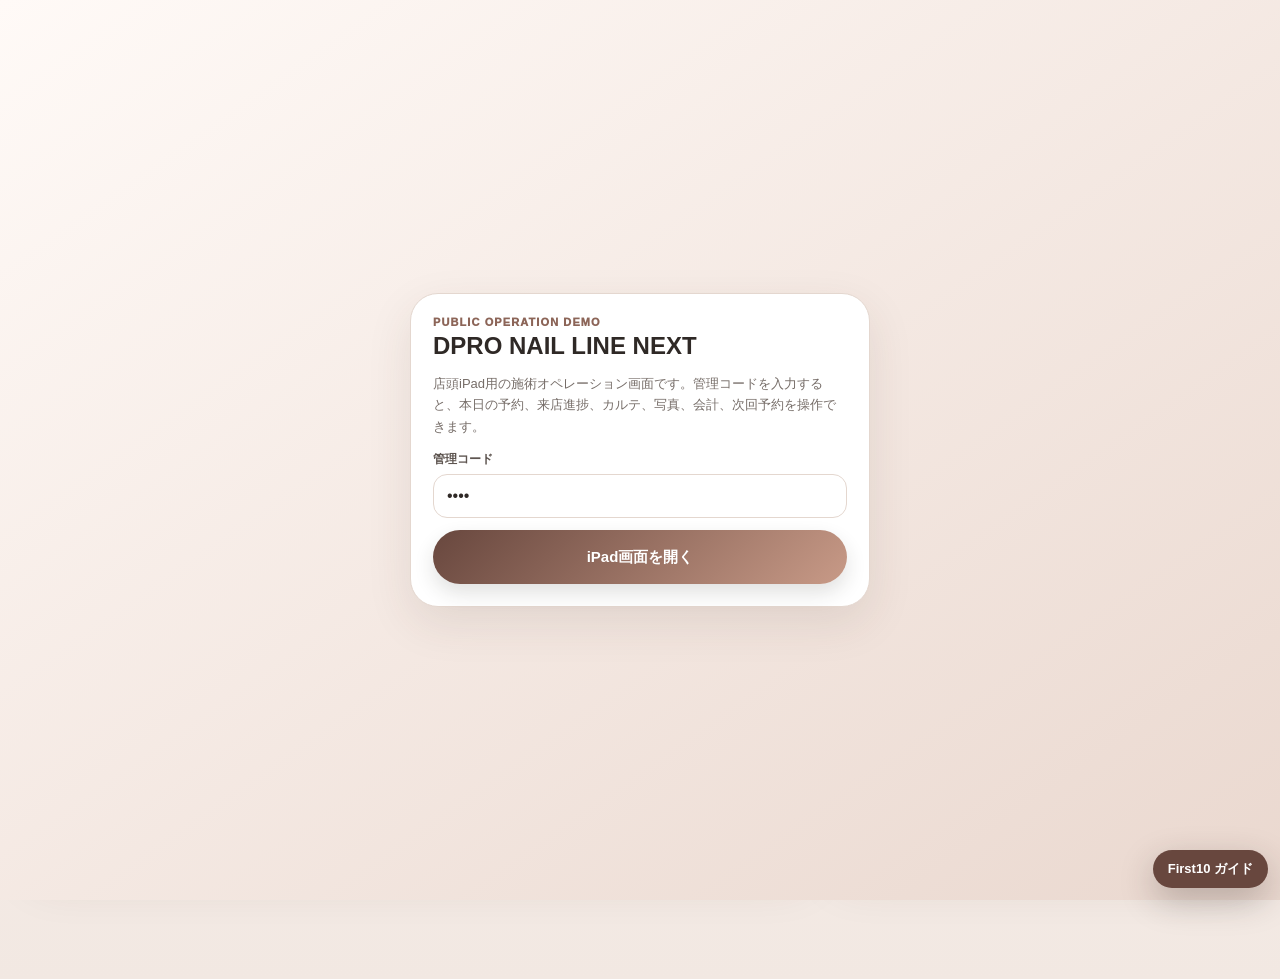
<file: owner-ipad.html>
<!doctype html>
<html lang="ja">
<head>
  <meta charset="utf-8">
  <meta name="viewport" content="width=device-width,initial-scale=1,viewport-fit=cover">
  <meta name="theme-color" content="#68473e">
  <title>DPRO ネイルサロン LINE｜公開操作デモ・店頭iPad</title>
  <meta name="description" content="来店、施術、カルテ、写真、会計、次回予約を一画面で行うDPRO NAIL LINE NEXT店頭iPad画面">
  <style>
    :root{
      --bg:#f5efeb;--card:#fff;--ink:#2f2926;--muted:#766d68;--line:#e4d7cf;
      --brand:#8c6558;--brand-deep:#68473e;--brand2:#c89a87;--soft:#fff8f4;
      --ok:#47745f;--warn:#a46a22;--danger:#aa514a;--info:#4e7184;
      --shadow:0 16px 46px rgba(67,45,36,.10);--shadow-soft:0 8px 26px rgba(67,45,36,.07);
      --radius:25px;
    }
    *{box-sizing:border-box}
    html{scroll-behavior:smooth}
    body{margin:0;min-height:100vh;color:var(--ink);font-family:-apple-system,BlinkMacSystemFont,"Segoe UI","Noto Sans JP",Helvetica,Arial,sans-serif;background:
      radial-gradient(circle at 8% 0%,rgba(200,154,135,.18),transparent 27%),
      linear-gradient(180deg,#fffaf7 0%,var(--bg) 50%,#f2e8e2 100%)}
    button,input,textarea,select{font:inherit}
    button{cursor:pointer}
    button:focus-visible,input:focus-visible,textarea:focus-visible,select:focus-visible{outline:3px solid rgba(140,101,88,.23);outline-offset:2px}
    .hidden{display:none!important}.muted{color:var(--muted)}
    .wrap{max-width:1260px;margin:0 auto;padding:16px 16px 96px}
    .hero{position:relative;overflow:hidden;background:linear-gradient(135deg,#fff 0%,#fff8f4 55%,#ead7ce 100%);border:1px solid rgba(140,101,88,.18);border-radius:32px;padding:20px;box-shadow:var(--shadow)}
    .hero:after{content:"";position:absolute;right:-80px;top:-100px;width:280px;height:280px;border-radius:50%;background:rgba(200,154,135,.14)}
    .topbar{position:relative;z-index:1;display:flex;align-items:flex-start;justify-content:space-between;gap:16px}
    .brand{display:flex;gap:13px;align-items:center}.logo{width:58px;height:58px;border-radius:19px;display:grid;place-items:center;color:#fff;background:linear-gradient(145deg,var(--brand-deep),var(--brand2));font-size:24px;font-weight:1000;box-shadow:0 12px 28px rgba(104,71,62,.22)}
    .kicker{font-size:11px;font-weight:950;letter-spacing:.13em;color:var(--brand);margin-bottom:4px}.brand h1{margin:0;font-size:27px;line-height:1.2}.lead{position:relative;z-index:1;margin:14px 0 0;color:#5e5550;font-size:14px;line-height:1.7;max-width:860px}
    .actions{display:flex;gap:8px;flex-wrap:wrap;justify-content:flex-end}.btn{border:0;border-radius:999px;padding:12px 16px;font-weight:900;background:var(--ink);color:#fff;display:inline-flex;align-items:center;justify-content:center;gap:7px;text-decoration:none;white-space:nowrap;box-shadow:0 9px 20px rgba(46,41,38,.14)}
    .btn.secondary{background:#fff;color:var(--ink);border:1px solid var(--line);box-shadow:none}.btn.brand{background:linear-gradient(135deg,var(--brand-deep),var(--brand2))}.btn.ok{background:var(--ok)}.btn.warn{background:var(--warn)}.btn.danger{background:var(--danger)}.btn.info{background:var(--info)}.btn.small{padding:8px 11px;font-size:12px}.btn.large{min-height:54px;padding:14px 18px;font-size:15px}.btn:disabled{opacity:.45;cursor:not-allowed}
    .stats{position:relative;z-index:1;display:grid;grid-template-columns:repeat(5,minmax(0,1fr));gap:9px;margin-top:16px}.stat{background:rgba(255,255,255,.78);border:1px solid rgba(140,101,88,.14);border-radius:18px;padding:12px}.stat small{display:block;color:var(--muted);font-size:10px;font-weight:850}.stat b{display:block;font-size:21px;margin-top:5px}.stat span{display:block;color:var(--muted);font-size:10px;margin-top:4px}
    .tabs{position:sticky;top:0;z-index:30;display:flex;gap:8px;overflow:auto;padding:11px 0 8px;background:linear-gradient(180deg,rgba(245,239,235,.98),rgba(245,239,235,.82),transparent);backdrop-filter:blur(8px)}
    .tab{border:1px solid var(--line);background:#fff;color:var(--muted);border-radius:999px;padding:10px 14px;font-size:13px;font-weight:900;white-space:nowrap}.tab.active{background:var(--ink);border-color:var(--ink);color:#fff}
    .view{display:none}.view.active{display:block}.grid{display:grid;grid-template-columns:minmax(0,1.3fr) minmax(330px,.7fr);gap:14px}.panel{background:rgba(255,255,255,.94);border:1px solid rgba(140,101,88,.15);border-radius:27px;box-shadow:var(--shadow);padding:18px;margin-bottom:14px}
    .section-head{display:flex;align-items:flex-start;justify-content:space-between;gap:13px;margin-bottom:14px}.section-head h2{margin:0;font-size:21px}.section-head p{margin:6px 0 0;color:var(--muted);font-size:13px;line-height:1.6}
    .badge{display:inline-flex;align-items:center;border-radius:999px;padding:6px 9px;font-size:11px;font-weight:900;background:var(--soft);border:1px solid var(--line);color:var(--brand-deep)}.badge.ok{background:#edf7f1;border-color:#cfe3d7;color:var(--ok)}.badge.warn{background:#fff5e7;border-color:#ead9b9;color:var(--warn)}.badge.info{background:#edf4f7;border-color:#d0e0e7;color:var(--info)}.badge.danger{background:#fff0ef;border-color:#efcbc6;color:var(--danger)}
    .toolbar{display:flex;align-items:center;justify-content:space-between;gap:9px;flex-wrap:wrap;margin-bottom:12px}.toolbar-left,.toolbar-right{display:flex;align-items:center;gap:8px;flex-wrap:wrap}
    .input,.field input,.field textarea,.field select{width:100%;border:1px solid var(--line);background:#fff;border-radius:14px;padding:12px 13px;color:var(--ink);outline:none}.field textarea{min-height:88px;resize:vertical;line-height:1.6}.field label{display:block;font-size:12px;font-weight:900;color:#5e5550;margin-bottom:6px}
    .field input:focus,.field textarea:focus,.field select:focus,.input:focus{border-color:var(--brand);box-shadow:0 0 0 3px rgba(140,101,88,.13)}
    .cards{display:grid;gap:10px}.reservation-card,.task-card,.mini-card{background:#fff;border:1px solid var(--line);border-radius:21px;padding:14px;box-shadow:var(--shadow-soft)}
    .reservation-card{display:grid;grid-template-columns:96px minmax(0,1fr);gap:12px}.timebox{border-radius:18px;background:linear-gradient(145deg,#fff8f3,#f0e4dd);border:1px solid var(--line);padding:12px 8px;text-align:center}.timebox b{font-size:20px;display:block}.timebox small{font-size:11px;color:var(--muted)}
    .card-head{display:flex;align-items:flex-start;justify-content:space-between;gap:10px}.card-head h3{margin:0;font-size:17px}.sub{color:var(--muted);font-size:12px;line-height:1.5;margin-top:4px}.meta{display:flex;flex-wrap:wrap;gap:6px;margin-top:8px}.pill{display:inline-flex;border:1px solid var(--line);background:#f7efea;color:#66564e;border-radius:999px;padding:5px 8px;font-size:11px;font-weight:800}
    .memo{white-space:pre-wrap;background:#fff8f4;border:1px dashed #decfc6;border-radius:14px;padding:9px 10px;font-size:12px;color:#62554f;line-height:1.55;margin-top:8px}.card-actions{display:flex;gap:7px;flex-wrap:wrap;margin-top:11px}
    .workflow{display:grid;grid-template-columns:repeat(4,minmax(0,1fr));gap:7px;margin-top:10px}.workflow button{border:1px solid var(--line);background:#fff;color:var(--muted);border-radius:15px;padding:10px 7px;font-size:11px;font-weight:900}.workflow button.current{background:var(--ink);border-color:var(--ink);color:#fff}
    .empty{padding:22px;border:1px dashed #d9c9bf;border-radius:20px;background:#fff;color:var(--muted);text-align:center;line-height:1.7}.notice{padding:12px 13px;border-radius:16px;background:#fff7eb;border:1px solid #ead6b5;color:#6b5134;font-size:13px;line-height:1.6;margin:10px 0}.notice.ok{background:#eef7f2;border-color:#cfe5d8;color:#3e684f}.notice.err{background:#fff0ef;border-color:#efcbc6;color:#944942}.notice.info{background:#edf4f7;border-color:#d0e0e7;color:#436477}
    .quick-grid{display:grid;grid-template-columns:repeat(3,minmax(0,1fr));gap:10px}.quick-card{background:#fff;border:1px solid var(--line);border-radius:20px;padding:14px}.quick-card h3{margin:0;font-size:15px}.quick-card p{margin:6px 0 0;color:var(--muted);font-size:12px;line-height:1.55}
    .modal-backdrop{position:fixed;inset:0;z-index:100;background:rgba(34,26,23,.50);display:none;align-items:flex-start;justify-content:center;padding:16px;overflow:auto}.modal-backdrop.show{display:flex}.modal{width:min(1080px,100%);background:#fff;border:1px solid var(--line);border-radius:28px;box-shadow:0 30px 80px rgba(0,0,0,.24);overflow:hidden}.modal.medium{width:min(820px,100%)}.modal-head{position:sticky;top:0;z-index:8;display:flex;align-items:flex-start;justify-content:space-between;gap:12px;padding:17px 18px;background:#fff8f4;border-bottom:1px solid var(--line)}.modal-head h2{margin:0;font-size:21px}.modal-head p{margin:5px 0 0;color:var(--muted);font-size:12px;line-height:1.5}.close{border:0;background:#eee3dc;color:var(--ink);border-radius:999px;width:42px;height:42px;font-size:20px;font-weight:900}.modal-body{padding:17px 18px}.modal-actions{position:sticky;bottom:0;z-index:8;display:flex;justify-content:flex-end;gap:8px;flex-wrap:wrap;padding:14px 18px;background:#fff8f4;border-top:1px solid var(--line)}
    .process-bar{display:grid;grid-template-columns:repeat(5,minmax(0,1fr));gap:8px;margin-bottom:14px}.process-btn{border:1px solid var(--line);background:#fff;border-radius:17px;padding:12px 7px;font-size:12px;font-weight:900;color:var(--muted)}.process-btn.current{background:var(--ink);border-color:var(--ink);color:#fff}
    .chart-grid{display:grid;grid-template-columns:minmax(0,1.15fr) minmax(300px,.85fr);gap:13px}.form-grid{display:grid;grid-template-columns:repeat(2,minmax(0,1fr));gap:10px}.form-grid3{display:grid;grid-template-columns:repeat(3,minmax(0,1fr));gap:10px}.full{grid-column:1/-1}.setting-card{border:1px solid var(--line);border-radius:20px;padding:14px;background:#fff}.setting-card h3{margin:0 0 5px;font-size:16px}.setting-card p{margin:0;color:var(--muted);font-size:12px;line-height:1.5}
    .previous-box{border:1px solid #d0e0e7;background:#edf4f7;border-radius:18px;padding:12px;color:#416273;font-size:12px;line-height:1.6;margin-bottom:10px}.photo-grid{display:grid;grid-template-columns:repeat(2,minmax(0,1fr));gap:9px;margin-top:10px}.photo-card{border:1px solid var(--line);border-radius:16px;padding:9px;background:#fff}.photo-box{aspect-ratio:4/3;border-radius:12px;background:#f1e5df;display:grid;place-items:center;color:var(--muted);font-size:11px;overflow:hidden}.photo-box img{width:100%;height:100%;object-fit:cover}.photo-actions{display:flex;gap:5px;margin-top:7px}.photo-actions .btn{flex:1;padding:7px;font-size:10px}
    .count-row{display:grid;grid-template-columns:repeat(2,minmax(0,1fr));gap:9px}.checkline{display:flex;gap:9px;align-items:center;border:1px solid var(--line);border-radius:14px;padding:11px;background:#fff}.checkline input{width:20px;height:20px}
    .time-grid{display:grid;grid-template-columns:repeat(4,minmax(0,1fr));gap:8px}.time-btn{border:1px solid var(--line);background:#fff;border-radius:15px;padding:10px 7px;min-height:62px}.time-btn.selected{background:var(--ink);border-color:var(--ink);color:#fff}.time-btn b{display:block;font-size:15px}.time-btn small{display:block;color:var(--muted);font-size:10px;margin-top:4px}.time-btn.selected small{color:#ddd}.time-btn:disabled{opacity:.4}
    .login{position:fixed;inset:0;z-index:200;background:linear-gradient(145deg,#fffaf7,#ead8cf);display:flex;align-items:center;justify-content:center;padding:18px}.login-card{width:min(460px,100%);background:#fff;border:1px solid var(--line);border-radius:28px;box-shadow:var(--shadow);padding:22px}.login-card h1{margin:0;font-size:24px}.login-card p{color:var(--muted);line-height:1.65;font-size:13px}.login-card .field{margin-top:14px}
    .toast{position:fixed;right:15px;bottom:15px;z-index:240;background:#2b2522;color:#fff;border-radius:17px;padding:13px 15px;box-shadow:0 20px 60px rgba(0,0,0,.25);max-width:min(460px,calc(100vw - 30px));display:none;line-height:1.55}.toast.show{display:block}.toast.err{background:#923f3f}.toast.ok{background:#35664e}
    @media(max-width:980px){.grid,.chart-grid{grid-template-columns:1fr}.stats{grid-template-columns:repeat(3,1fr)}.process-bar{grid-template-columns:repeat(3,1fr)}}
    @media(max-width:700px){.wrap{padding:10px 10px 88px}.hero{border-radius:25px;padding:16px}.topbar{display:block}.actions{justify-content:flex-start;margin-top:12px}.stats{grid-template-columns:repeat(2,1fr)}.reservation-card{grid-template-columns:1fr}.timebox{text-align:left}.workflow{grid-template-columns:repeat(2,1fr)}.quick-grid{grid-template-columns:1fr}.form-grid,.form-grid3,.count-row{grid-template-columns:1fr}.process-bar{grid-template-columns:repeat(2,1fr)}.photo-grid{grid-template-columns:1fr}.time-grid{grid-template-columns:repeat(2,1fr)}.modal-body{padding:14px}.modal-actions .btn{flex:1 1 auto}.brand h1{font-size:23px}}
  
/* DPRO-SYSTEMS-11 NAIL OPERATION DEMO */
.nail-operation-demo-banner{
  width:min(1480px,calc(100% - 24px));
  margin:14px auto 0;
  padding:14px 16px;
  display:flex;
  align-items:center;
  justify-content:space-between;
  gap:16px;
  color:#553a31;
  border:1px solid #dfc8bd;
  border-radius:16px;
  background:
    radial-gradient(circle at 92% 0,rgba(169,129,67,.13),transparent 31%),
    linear-gradient(135deg,#fff,#f8eee9);
  box-shadow:0 11px 28px rgba(67,45,36,.09);
  font-family:-apple-system,BlinkMacSystemFont,"Segoe UI","Noto Sans JP","Yu Gothic UI",Meiryo,sans-serif;
}
.nail-operation-demo-copy{min-width:0;display:flex;flex-direction:column}
.nail-operation-demo-copy small{color:#8c6558;font-size:9px;font-weight:1000;letter-spacing:.14em}
.nail-operation-demo-copy strong{margin-top:3px;font-size:15px;line-height:1.45}
.nail-operation-demo-copy span{margin-top:3px;color:#776d68;font-size:10px;font-weight:760;line-height:1.6}
.nail-operation-demo-actions{flex:0 0 auto;display:flex;gap:7px;flex-wrap:wrap}
.nail-operation-demo-actions a{
  min-height:38px;display:inline-flex;align-items:center;justify-content:center;padding:7px 12px;
  color:#fff!important;border:0!important;border-radius:999px;background:#68473e!important;
  text-decoration:none!important;font-size:9px;font-weight:950;box-shadow:0 7px 17px rgba(67,45,36,.17)
}
.nail-operation-demo-actions a:last-child{color:#68473e!important;border:1px solid #dfc8bd!important;background:#f7ece6!important;box-shadow:none}

/* 内部STEP表記は保持したまま、公開画面上だけ名称を変更 */
body.nail-operation-customer .version-pill,
body.nail-operation-member .hero .kicker,
body.nail-operation-ipad .login-card .kicker,
body.nail-operation-ipad .hero .kicker,
body.nail-operation-owner .sidebar .brand small{font-size:0!important}
body.nail-operation-customer .version-pill::after,
body.nail-operation-member .hero .kicker::after,
body.nail-operation-ipad .login-card .kicker::after,
body.nail-operation-ipad .hero .kicker::after,
body.nail-operation-owner .sidebar .brand small::after{
  content:"PUBLIC OPERATION DEMO";
  font-size:11px;
  letter-spacing:.10em
}

/* 内部確認機能は残し、公開画面から見える入口だけを非表示 */
body.nail-operation-owner .nav-btn[data-view="check"],
body.nail-operation-owner #view-check{display:none!important}

@media(max-width:700px){
  .nail-operation-demo-banner{align-items:flex-start;flex-direction:column}
  .nail-operation-demo-actions{width:100%;display:grid;grid-template-columns:1fr 1fr}
}
@media(max-width:410px){.nail-operation-demo-actions{grid-template-columns:1fr}}
@media print{.nail-operation-demo-banner{display:none!important}}
</style>
  <meta name="dpro-final-version" content="STEP NAIL-NEXT-10">

<meta name="robots" content="noindex,nofollow,noarchive">
<link rel="canonical" href="https://dpro-shop.com/systems/nail">
  <meta name="dpro-product-ready-version" content="NAIL-PR1-20260822">
  <link rel="stylesheet" href="dpro-tutorial-nail.css?v=TUTORIAL-NAIL-R3-V1.1">
</head>
<body class="nail-operation-demo-page nail-operation-ipad">
<section class="nail-operation-demo-banner" aria-label="公開操作デモの案内">
  <div class="nail-operation-demo-copy">
    <small>PUBLIC OPERATION DEMO</small>
    <strong>これはDPRO ネイルサロン LINEの公開操作デモです</strong>
    <span>実在する氏名・電話番号・施術情報・写真は使用しないでください。店舗側デモ管理コードは1234です。</span>
  </div>
  <div class="nail-operation-demo-actions">
    <a href="demo-guide.html">公開デモ画面一覧</a>
    <a href="https://dpro-shop.com/systems/nail">公式の機能説明</a>
  </div>
</section>

<!-- STEP NAIL-NEXT-11-R1 / PRODUCT SITE DEMO AUTO LOGIN -->
  <div id="dproFinalVersion" data-version="STEP NAIL-NEXT-10" hidden>STEP NAIL-NEXT-10</div>
  <div id="loginScreen" class="login">
    <div class="login-card">
      <div class="kicker">STEP NAIL-NEXT-10 / STORE iPad</div>
      <h1>DPRO NAIL LINE NEXT</h1>
      <p>店頭iPad用の施術オペレーション画面です。管理コードを入力すると、本日の予約、来店進捗、カルテ、写真、会計、次回予約を操作できます。</p>
      <div class="field"><label>管理コード</label><input id="loginCode" type="password" inputmode="numeric" value="1234"></div>
      <button class="btn brand large" style="width:100%;margin-top:12px" onclick="login()">iPad画面を開く</button>
      <div id="loginMessage"></div>
    </div>
  </div>

  <div class="wrap">
    <header class="hero">
      <div class="topbar">
        <div class="brand">
          <div class="logo">N</div>
          <div><div class="kicker">STEP NAIL-NEXT-10 / STORE OPERATION</div><h1>DPRO NAIL LINE NEXT</h1></div>
        </div>
        <div class="actions">
          <button class="btn secondary" onclick="reloadAll(true)">更新</button>
          <button class="btn brand" onclick="openManual()">電話・店頭予約</button>
          <button class="btn secondary" onclick="clearAdminCode()">管理コード削除</button>
        </div>
      </div>
      <p class="lead">予約一覧は軽く表示し、カルテと写真は予約を選んだときだけ読み込みます。来店から会計完了・次回予約まで、現場の操作を順番に進められます。</p>
      <div class="stats">
        <div class="stat"><small>API</small><b id="statApi">確認中</b><span id="statVersion">Worker</span></div>
        <div class="stat"><small>本日の予約</small><b id="statReservations">-</b><span>有効予約</span></div>
        <div class="stat"><small>来店済み</small><b id="statArrived">-</b><span>来店〜施術中</span></div>
        <div class="stat"><small>会計待ち</small><b id="statCheckout">-</b><span>施術終了</span></div>
        <div class="stat"><small>完了</small><b id="statCompleted">-</b><span>本日の完了</span></div>
      </div>
    </header>

    <nav class="tabs">
      <button class="tab active" data-view="today" onclick="showView('today',this)">本日の施術</button>
      <button class="tab" data-view="tasks" onclick="showView('tasks',this)">今日やること</button>
      <button class="tab" data-view="quick" onclick="showView('quick',this)">すぐ使う操作</button>
    </nav>

    <main>
      <section id="view-today" class="view active">
        <div class="grid">
          <div class="panel">
            <div class="section-head">
              <div><h2>本日の施術予定</h2><p>予約を選ぶと、進捗・前回カルテ・施術写真・次回来店目安をまとめて入力できます。</p></div>
              <span class="badge info">必要な時だけ詳細読込</span>
            </div>
            <div class="toolbar">
              <div class="toolbar-left"><input id="targetDate" class="input" type="date" style="width:auto"><button class="btn secondary small" onclick="loadDay(true)">表示</button><button class="btn secondary small" onclick="setToday()">今日</button></div>
              <div id="workflowSummary" class="meta"></div>
            </div>
            <div id="reservationList" class="cards"><div class="empty">管理コードを入力してください。</div></div>
          </div>
          <aside class="panel">
            <div class="section-head"><div><h2>現場の流れ</h2><p>予約ごとに上から順番に進めます。</p></div><span class="badge">OPERATION</span></div>
            <div class="quick-grid" style="grid-template-columns:1fr">
              <div class="quick-card"><h3>1. 来店</h3><p>来店ボタンで受付時刻を記録します。</p></div>
              <div class="quick-card"><h3>2. 施術開始</h3><p>カルテを開き、前回内容をコピーして必要箇所だけ変更します。</p></div>
              <div class="quick-card"><h3>3. 写真・カルテ</h3><p>施術前後写真と使用色、ジェル、爪状態を保存します。</p></div>
              <div class="quick-card"><h3>4. 会計・次回予約</h3><p>次回来店目安を設定し、会計完了後に次回予約を登録できます。</p></div>
            </div>
          </aside>
        </div>
      </section>

      <section id="view-tasks" class="view">
        <div class="panel">
          <div class="section-head"><div><h2>今日やること</h2><p>LINE文面と未対応フォローだけを表示します。</p></div><span id="taskCountBadge" class="badge warn">0件</span></div>
          <div id="taskList" class="cards"><div class="empty">読み込み中...</div></div>
        </div>
      </section>

      <section id="view-quick" class="view">
        <div class="panel">
          <div class="section-head"><div><h2>店頭ですぐ使う操作</h2><p>電話、店頭、Instagram予約や関連画面をすぐ開けます。</p></div><span class="badge">QUICK</span></div>
          <div class="quick-grid">
            <div class="quick-card"><h3>電話・店頭予約</h3><p>空き時間を確認して、その場で予約を登録します。</p><button class="btn brand" style="margin-top:12px;width:100%" onclick="openManual()">予約を登録</button></div>
            <div class="quick-card"><h3>PC管理画面</h3><p>顧客管理・デザイン管理・店舗設定はPC画面で行います。</p><a class="btn secondary" style="margin-top:12px;width:100%" target="_blank" href="./owner.html?v=nail-next-10">PC管理画面</a></div>
            <div class="quick-card"><h3>お客様予約画面</h3><p>デザイン・メニュー・前回内容から予約できます。</p><a class="btn secondary" style="margin-top:12px;width:100%" target="_blank" href="./index.html?v=nail-next-10">予約画面</a></div>
          </div>
        </div>
      </section>
    </main>
  </div>

  <div id="treatmentModal" class="modal-backdrop">
    <div class="modal">
      <div class="modal-head">
        <div><h2 id="treatmentTitle">施術オペレーション</h2><p id="treatmentSub">予約を選択してください。</p></div>
        <button class="close" onclick="closeModal('treatmentModal')">×</button>
      </div>
      <div class="modal-body">
        <div id="processBar" class="process-bar"></div>
        <div id="treatmentMessage"></div>
        <div class="chart-grid">
          <div>
            <div id="previousBox" class="previous-box hidden"></div>
            <div class="setting-card">
              <div class="section-head"><div><h2>施術カルテ</h2><p>前回内容をコピー後、変更点だけ入力できます。</p></div><button id="copyPreviousBtn" class="btn info small" onclick="copyPrevious()" disabled>前回カルテをコピー</button></div>
              <input id="tId" type="hidden"><input id="tCustomerId" type="hidden"><input id="tReservationId" type="hidden"><input id="tStaffId" type="hidden">
              <div class="form-grid3">
                <div class="field"><label>施術日</label><input id="tDate" type="date"></div>
                <div class="field"><label>ハンド／フット</label><select id="tHandFoot"><option value="hand">ハンド</option><option value="foot">フット</option><option value="both">両方</option></select></div>
                <div class="field"><label>次回来店目安</label><select id="tNextDays" onchange="applyNextDate()"><option value="14">2週間</option><option value="21" selected>3週間</option><option value="28">4週間</option><option value="35">5週間</option><option value="42">6週間</option></select></div>
                <div class="field"><label>形</label><input id="tShape" placeholder="ラウンド、スクエアなど"></div>
                <div class="field"><label>長さ</label><input id="tLength" placeholder="ショート、ミディアムなど"></div>
                <div class="field"><label>使用色</label><input id="tColors" placeholder="P-12, BE-03"></div>
                <div class="field"><label>ジェルブランド</label><input id="tGelBrand" placeholder="ブランド名"></div>
                <div class="field"><label>ジェル商品</label><input id="tGelProduct" placeholder="商品・シリーズ"></div>
                <div class="field"><label>オフ方法</label><input id="tOffMethod" placeholder="フィルイン、アセトンなど"></div>
              </div>
              <div class="count-row" style="margin-top:10px">
                <div class="field"><label>長さ出し本数</label><input id="tExtension" type="number" min="0" max="20" value="0"></div>
                <div class="field"><label>亀裂補強本数</label><input id="tRepair" type="number" min="0" max="20" value="0"></div>
              </div>
              <div class="field" style="margin-top:10px"><label>爪の状態</label><textarea id="tCondition" placeholder="乾燥、薄さ、浮き、亀裂など"></textarea></div>
              <label class="checkline"><input id="tAllergy" type="checkbox"><span>アレルギー・注意事項を確認済み</span></label>
              <div class="field" style="margin-top:10px"><label>施術メモ</label><textarea id="tNote" placeholder="使用パーツ、施術上の注意、次回引継ぎなど"></textarea></div>
              <div class="form-grid" style="margin-top:10px">
                <div class="field"><label>次回来店予定日</label><input id="tNextDate" type="date"></div>
                <div class="field"><label>次回おすすめ</label><input id="tRecommendation" placeholder="3週間後・オフ込みワンカラーなど"></div>
              </div>
            </div>
          </div>
          <aside>
            <div class="setting-card">
              <h3>施術写真</h3><p>カルテを一度保存すると写真を追加できます。写真はprivate保存です。</p>
              <div class="field" style="margin-top:10px"><label>写真種別</label><select id="photoType"><option value="before">施術前</option><option value="after" selected>施術後</option><option value="detail">詳細</option><option value="reference">参考</option></select></div>
              <div class="field"><label>写真を選択</label><input id="photoFile" type="file" accept="image/jpeg,image/png,image/webp,image/heic,image/heif"></div>
              <button id="photoUploadBtn" class="btn brand" style="width:100%" onclick="uploadTreatmentPhoto()" disabled>写真を追加</button>
              <div id="photoList" class="photo-grid"></div>
            </div>
            <div class="setting-card" style="margin-top:12px">
              <h3>次回予約</h3><p>会計時に、お客様情報と今回メニューを引き継いで予約登録できます。</p>
              <button class="btn ok" style="width:100%;margin-top:10px" onclick="openNextReservation()">次回予約を登録</button>
            </div>
          </aside>
        </div>
      </div>
      <div class="modal-actions">
        <button class="btn secondary" onclick="closeModal('treatmentModal')">閉じる</button>
        <button class="btn brand" onclick="saveTreatment(false)">カルテを保存</button>
        <button class="btn warn" onclick="setWorkflow('checkout_wait')">会計待ち</button>
        <button class="btn ok" onclick="saveTreatment(true)">会計完了・施術完了</button>
      </div>
    </div>
  </div>

  <div id="manualModal" class="modal-backdrop">
    <div class="modal medium">
      <div class="modal-head"><div><h2>電話・店頭・次回予約</h2><p>空き時間を確認して予約を登録します。</p></div><button class="close" onclick="closeModal('manualModal')">×</button></div>
      <div class="modal-body">
        <div class="form-grid">
          <div class="field"><label>受付経路</label><select id="mSource"><option value="shop">店頭</option><option value="phone">電話</option><option value="instagram">Instagram</option></select></div>
          <div class="field"><label>お客様名</label><input id="mName"></div>
          <div class="field"><label>電話番号</label><input id="mPhone" inputmode="tel"></div>
          <div class="field"><label>メニュー</label><select id="mService" onchange="renderManualOptions();loadTimes()"></select></div>
          <div class="field"><label>担当</label><select id="mStaffMode" onchange="toggleManualStaff()"><option value="none">指名なし</option><option value="requested">指名あり</option></select></div>
          <div id="mStaffBox" class="field hidden"><label>スタッフ</label><select id="mStaff" onchange="loadTimes()"></select></div>
          <div class="field"><label>日付</label><input id="mDate" type="date" onchange="loadTimes()"></div>
          <div class="field"><label>選択時間</label><input id="mTime" readonly placeholder="下の時間を選択"></div>
          <div class="field full"><label>オプション</label><div id="mOptions" class="quick-grid" style="grid-template-columns:repeat(2,minmax(0,1fr))"></div></div>
          <div class="field full"><label>希望デザイン・メモ</label><textarea id="mNote"></textarea></div>
        </div>
        <div id="timeNotice" class="notice info">メニューと日付を選ぶと空き時間を表示します。</div>
        <div id="manualTimes" class="time-grid"></div>
        <div id="manualMessage"></div>
      </div>
      <div class="modal-actions"><button class="btn secondary" onclick="closeModal('manualModal')">閉じる</button><button class="btn brand" onclick="submitManual()">予約を登録</button></div>
    </div>
  </div>

  <div id="toast" class="toast"></div>

  <script src="nail-pr1-security.js?v=NAIL-PR1-20260822"></script>
<script>
    "use strict";
    const API_BASE="https://dpro-nail-line-api.dpromstk2000.workers.dev";
    const SHOP_CODE="nail_demo";
    const WORKFLOWS=[["reserved","予約"],["arrived","来店"],["preparing","準備"],["in_service","施術中"],["checkout_wait","会計待ち"],["completed","完了"],["no_show","無断キャンセル"]];
    const state={adminCode:"",settings:{},services:[],options:[],staff:[],day:null,activeReservation:null,activeTreatment:null,previousTreatment:null,times:[],messages:new Map()};
    const $=id=>document.getElementById(id);
    const esc=v=>String(v??"").replace(/[&<>"']/g,s=>({"&":"&amp;","<":"&lt;",">":"&gt;",'"':"&quot;","'":"&#39;"}[s]));
    const arr=v=>Array.isArray(v)?v:(v?String(v).split(",").map(x=>x.trim()).filter(Boolean):[]);
    const today=()=>new Intl.DateTimeFormat("sv-SE",{timeZone:"Asia/Tokyo"}).format(new Date());
    const fmtTime=v=>String(v||"").slice(0,5);
    const yen=v=>new Intl.NumberFormat("ja-JP",{style:"currency",currency:"JPY",maximumFractionDigits:0}).format(Number(v||0));
    const workflowLabel=v=>Object.fromEntries(WORKFLOWS)[v||"reserved"]||v||"予約";
    const handLabel=v=>({hand:"ハンド",foot:"フット",both:"両方"})[v]||v||"未設定";
    const normalizePhone=v=>{let s=String(v||"").normalize("NFKC").replace(/[^\d+]/g,"");if(s.startsWith("+81"))s="0"+s.slice(3);else if(s.startsWith("81")&&s.length>=11)s="0"+s.slice(2);return s.replace(/\D/g,"")};
    function toast(msg,type=""){const el=$("toast");el.textContent=msg;el.className="toast show "+type;clearTimeout(toast.timer);toast.timer=setTimeout(()=>el.className="toast",3600)}
    function notice(msg,type=""){return `<div class="notice ${type}">${esc(msg)}</div>`}
    function openModal(id){$(id).classList.add("show")}
    function closeModal(id){$(id).classList.remove("show")}
    function showView(name,btn){document.querySelectorAll(".view").forEach(v=>v.classList.remove("active"));$("view-"+name).classList.add("active");document.querySelectorAll(".tab").forEach(v=>v.classList.remove("active"));if(btn)btn.classList.add("active")}
    function buildUrl(path,params={}){const u=new URL(API_BASE+path);Object.entries({shop_code:SHOP_CODE,admin_code:state.adminCode,...params}).forEach(([k,v])=>{if(v!==undefined&&v!==null&&v!=="")u.searchParams.set(k,v)});return u.toString()}
    async function apiGet(path,params={}){const r=await fetch(buildUrl(path,params),{cache:"no-store"});const d=await r.json().catch(()=>({}));if(!r.ok||d.ok===false)throw new Error(d.error||d.message||"APIエラー");return d}
    async function apiPost(path,body={}){const r=await fetch(API_BASE+path,{method:"POST",headers:{"Content-Type":"application/json"},body:JSON.stringify({shop_code:SHOP_CODE,admin_code:state.adminCode,...body})});const d=await r.json().catch(()=>({}));if(!r.ok||d.ok===false)throw new Error(d.error||d.message||"APIエラー");return d}

function isProductSiteDemoPreview(){
  const p=new URLSearchParams(location.search);
  let refPath="";
  try{refPath=new URL(document.referrer).pathname}catch{}
  return window.self!==window.top
    && p.get("demo")==="1"
    && p.get("auto")==="1"
    && p.get("embed_demo")==="1"
    && p.get("shop_code")===SHOP_CODE
    && refPath.startsWith("/dpro-line-systems-site/");
}
function productSitePreviewView(){
  const view=new URLSearchParams(location.search).get("view")||"today";
  return ["today","tasks","quick"].includes(view)?view:"today";
}

    function clearAdminCode(){localStorage.removeItem("DPRO_NAIL_ADMIN_CODE");state.adminCode="";$("loginCode").value="1234";$("loginScreen").classList.remove("hidden")}
    async function login(persist=true){
      const code=$("loginCode").value.trim();$("loginMessage").innerHTML="";
      if(!code){$("loginMessage").innerHTML=notice("管理コードを入力してください。","err");return}
      state.adminCode=code;
      try{
        const health=await fetch(API_BASE+"/api/health",{cache:"no-store"}).then(r=>r.json());
        await apiGet("/api/admin/settings");
        if(persist)localStorage.setItem("DPRO_NAIL_ADMIN_CODE",code);
        $("loginScreen").classList.add("hidden");
        $("statApi").textContent=health.ok?"OK":"NG";$("statVersion").textContent=health.worker_version||"Worker";
        await reloadAll(false);
      }catch(e){state.adminCode="";$("loginMessage").innerHTML=notice(e.message,"err")}
    }
    async function reloadAll(feedback=false){
      try{
        const [settings,services,staff]=await Promise.all([apiGet("/api/admin/settings"),apiGet("/api/admin/services"),apiGet("/api/admin/staff")]);
        state.settings=settings.settings||{};state.services=services.services||[];state.options=services.options||[];state.staff=staff.staff||[];
        renderManualSelects();
        if(!$("targetDate").value)$("targetDate").value=today();
        await loadDay(false);
        if(feedback)toast("iPad画面を更新しました。","ok");
      }catch(e){toast(e.message,"err")}
    }
    function setToday(){$("targetDate").value=today();loadDay(true)}
    async function loadDay(feedback=false){
      try{
        const d=await apiGet("/api/admin/day",{date:$("targetDate").value||today()});state.day=d;
        const rows=d.today_reservations||[],tasks=d.today_tasks||[];
        renderReservations(rows);renderTasks(tasks);renderStats(rows);
        if(feedback)toast("予定を更新しました。","ok");
      }catch(e){$("reservationList").innerHTML=`<div class="empty">読み込みに失敗しました：${esc(e.message)}</div>`;toast(e.message,"err")}
    }
    function renderStats(rows){
      const c={};WORKFLOWS.forEach(([k])=>c[k]=0);rows.forEach(r=>c[r.workflow_status||"reserved"]=(c[r.workflow_status||"reserved"]||0)+1);
      $("statReservations").textContent=rows.length;$("statArrived").textContent=(c.arrived||0)+(c.preparing||0)+(c.in_service||0);$("statCheckout").textContent=c.checkout_wait||0;$("statCompleted").textContent=c.completed||0;
      $("workflowSummary").innerHTML=WORKFLOWS.slice(0,6).map(([k,l])=>`<span class="pill">${l} ${c[k]||0}</span>`).join("");
    }
    function renderReservations(rows){
      const wrap=$("reservationList");if(!rows.length){wrap.innerHTML='<div class="empty">この日の施術予定はありません。</div>';return}
      wrap.innerHTML=rows.map(r=>`<article class="reservation-card">
        <div class="timebox"><b>${esc(fmtTime(r.start_time))}</b><small>${esc(fmtTime(r.end_time))}まで</small></div>
        <div><div class="card-head"><div><h3>${esc(r.customer_name||"お客様")}</h3><div class="sub">${esc(r.service_name||"メニュー")} ／ ${esc(r.staff_name||"指名なし")}</div></div><span class="badge ${r.workflow_status==="completed"?"ok":"info"}">${esc(workflowLabel(r.workflow_status))}</span></div>
        <div class="meta"><span class="pill">${esc(handLabel(r.hand_foot))}</span><span class="pill">${esc(r.phone||"")}</span><span class="pill">${esc(r.source||"LINE")}</span></div>
        ${r.design_note||r.request_note?`<div class="memo">${esc(r.design_note||r.request_note)}</div>`:""}
        <div class="workflow">${WORKFLOWS.slice(0,6).map(([k,l])=>`<button class="${(r.workflow_status||"reserved")===k?"current":""}" onclick="quickWorkflow('${esc(r.id)}','${k}')">${l}</button>`).join("")}</div>
        <div class="card-actions"><button class="btn brand large" onclick='openTreatment(${JSON.stringify(JSON.stringify(r))})'>施術・カルテを開く</button><button class="btn secondary" onclick='openNextReservation(${JSON.stringify(JSON.stringify(r))})'>次回予約</button></div>
        </div></article>`).join("");
    }
    async function quickWorkflow(id,status){try{await apiPost("/api/admin/reservations/workflow",{reservation_id:id,workflow_status:status,note:"owner-ipad NEXT-6"});await loadDay(false);toast(`${workflowLabel(status)}へ更新しました。`,"ok")}catch(e){toast(e.message,"err")}}
    function renderTasks(tasks){
      $("taskCountBadge").textContent=`${tasks.length}件`;state.messages.clear();
      if(!tasks.length){$("taskList").innerHTML='<div class="empty">未対応のタスクはありません。</div>';return}
      $("taskList").innerHTML=tasks.map(t=>{
        if(t.type==="line_message"){const m=t.line_message||{};if(m.id)state.messages.set(String(m.id),m);return `<div class="task-card"><div class="card-head"><div><h3>${esc(t.title||"LINE文面")}</h3><div class="sub">${esc(t.customer_name||"お客様")}</div></div><span class="badge info">LINE</span></div>${t.memo?`<div class="memo">${esc(t.memo)}</div>`:""}<div class="card-actions"><button class="btn info" onclick="copyMessage('${esc(m.id||"")}')">文面をコピー</button></div></div>`}
        return `<div class="task-card"><div class="card-head"><div><h3>${esc(t.title||"フォロー")}</h3><div class="sub">${esc(t.customer_name||"お客様")} ${esc(t.due_date||"")}</div></div><span class="badge warn">フォロー</span></div>${t.memo?`<div class="memo">${esc(t.memo)}</div>`:""}<div class="card-actions"><button class="btn ok" onclick="doneFollowup('${esc(t.id)}')">対応済み</button></div></div>`
      }).join("");
    }
    async function copyMessage(id){const m=state.messages.get(String(id));const text=m?.message_body||"";if(!text)return toast("文面がありません。","err");try{await navigator.clipboard.writeText(text);toast("文面をコピーしました。","ok")}catch(e){toast("コピーに失敗しました。","err")}}
    async function doneFollowup(id){try{await apiPost("/api/admin/followups/update-status",{id,status:"handled",handled_note:"iPad NEXT-6で対応済み"});await loadDay(false);toast("対応済みにしました。","ok")}catch(e){toast(e.message,"err")}}
    async function openTreatment(json){
      const r=JSON.parse(json);state.activeReservation=r;state.activeTreatment=null;state.previousTreatment=null;
      $("treatmentTitle").textContent=`${r.customer_name||"お客様"}様の施術`;
      $("treatmentSub").textContent=`${fmtTime(r.start_time)} ${r.service_name||"メニュー"} ／ ${r.staff_name||"指名なし"}`;
      $("treatmentMessage").innerHTML=notice("カルテと前回内容を読み込んでいます。","info");openModal("treatmentModal");renderProcess();
      try{
        const [current,history]=await Promise.all([
          apiGet("/api/admin/treatments",{reservation_id:r.id}),
          r.customer_id?apiGet("/api/admin/treatments",{customer_id:r.customer_id}):Promise.resolve({treatments:[]})
        ]);
        const currentTreatment=(current.treatments||[])[0]||null;
        const previous=(history.treatments||[]).find(t=>t.reservation_id!==r.id)||null;
        state.previousTreatment=previous;
        state.activeTreatment=currentTreatment||blankTreatment(r);
        fillTreatment(state.activeTreatment);
        renderPrevious();
        renderPhotos();
        $("treatmentMessage").innerHTML="";
      }catch(e){$("treatmentMessage").innerHTML=notice(e.message,"err")}
    }
    function blankTreatment(r){return {customer_id:r.customer_id||"",reservation_id:r.id||"",staff_id:r.staff_id||"",treatment_date:r.reservation_date||today(),hand_foot:r.hand_foot||"hand",extension_count:r.length_extension_count||0,repair_count:r.repair_count||0,next_visit_days:21,photos:[],_new:true}}
    function fillTreatment(t){
      $("tId").value=t.id||"";$("tCustomerId").value=t.customer_id||state.activeReservation?.customer_id||"";$("tReservationId").value=t.reservation_id||state.activeReservation?.id||"";$("tStaffId").value=t.staff_id||state.activeReservation?.staff_id||"";
      $("tDate").value=t.treatment_date||today();$("tHandFoot").value=t.hand_foot||"hand";$("tShape").value=t.nail_shape||"";$("tLength").value=t.nail_length||"";$("tColors").value=arr(t.color_codes).join(", ");$("tGelBrand").value=t.gel_brand||"";$("tGelProduct").value=t.gel_product||"";$("tOffMethod").value=t.off_method||"";$("tExtension").value=t.extension_count||0;$("tRepair").value=t.repair_count||0;$("tCondition").value=t.nail_condition||"";$("tAllergy").checked=Boolean(t.allergy_confirmed);$("tNote").value=t.treatment_note||"";$("tNextDays").value=String(t.next_visit_days||21);$("tNextDate").value=t.next_visit_date||"";$("tRecommendation").value=t.next_recommendation||"";
      $("photoUploadBtn").disabled=!t.id;if(!$("tNextDate").value)applyNextDate();
    }
    function renderPrevious(){
      const p=state.previousTreatment,box=$("previousBox"),btn=$("copyPreviousBtn");
      if(!p){box.classList.add("hidden");btn.disabled=true;return}
      box.classList.remove("hidden");btn.disabled=false;
      box.innerHTML=`<strong>前回カルテ：${esc(p.treatment_date||"")}</strong><br>${esc([p.nail_shape,p.nail_length,arr(p.color_codes).join("・"),p.gel_brand,p.gel_product].filter(Boolean).join(" ／ ")||"登録内容あり")}<br>${esc(p.treatment_note||p.next_recommendation||"")}`;
    }
    function copyPrevious(){
      const p=state.previousTreatment;if(!p)return;
      ["nail_shape","nail_length","gel_brand","gel_product","off_method","nail_condition","treatment_note","next_recommendation"].forEach(k=>{
        const map={nail_shape:"tShape",nail_length:"tLength",gel_brand:"tGelBrand",gel_product:"tGelProduct",off_method:"tOffMethod",nail_condition:"tCondition",treatment_note:"tNote",next_recommendation:"tRecommendation"};$(map[k]).value=p[k]||"";
      });
      $("tColors").value=arr(p.color_codes).join(", ");$("tHandFoot").value=p.hand_foot||$("tHandFoot").value;$("tAllergy").checked=Boolean(p.allergy_confirmed);toast("前回カルテをコピーしました。","ok");
    }
    function treatmentBody(){
      return {id:$("tId").value,customer_id:$("tCustomerId").value,reservation_id:$("tReservationId").value,staff_id:$("tStaffId").value,treatment_date:$("tDate").value,hand_foot:$("tHandFoot").value,nail_shape:$("tShape").value,nail_length:$("tLength").value,color_codes:$("tColors").value,gel_brand:$("tGelBrand").value,gel_product:$("tGelProduct").value,off_method:$("tOffMethod").value,extension_count:Number($("tExtension").value||0),repair_count:Number($("tRepair").value||0),nail_condition:$("tCondition").value,allergy_confirmed:$("tAllergy").checked,treatment_note:$("tNote").value,next_visit_days:Number($("tNextDays").value||21),next_visit_date:$("tNextDate").value,next_recommendation:$("tRecommendation").value,updated_by:"owner_ipad_next6",checkout_complete:false}
    }
    async function saveTreatment(complete=false,silent=false){
      try{
        const body=treatmentBody();body.checkout_complete=complete;
        const d=await apiPost(complete?"/api/admin/treatments/complete":"/api/admin/treatments/save",body);
        state.activeTreatment={...d.treatment,photos:state.activeTreatment?.photos||[]};$("tId").value=d.treatment.id;$("photoUploadBtn").disabled=false;
        if(complete){await loadDay(false);renderProcess();if(!silent)toast("会計完了・施術完了にしました。","ok")}else if(!silent)toast("カルテを保存しました。","ok");
        return d.treatment;
      }catch(e){$("treatmentMessage").innerHTML=notice(e.message,"err");if(!silent)toast(e.message,"err");throw e}
    }
    async function setWorkflow(status){if(!state.activeReservation)return;try{await apiPost("/api/admin/reservations/workflow",{reservation_id:state.activeReservation.id,workflow_status:status,note:"owner-ipad NEXT-6 treatment modal"});state.activeReservation.workflow_status=status;renderProcess();await loadDay(false);toast(`${workflowLabel(status)}へ更新しました。`,"ok")}catch(e){toast(e.message,"err")}}
    function renderProcess(){const current=state.activeReservation?.workflow_status||"reserved";$("processBar").innerHTML=[["arrived","来店"],["preparing","準備"],["in_service","施術中"],["checkout_wait","会計待ち"],["completed","完了"]].map(([k,l])=>`<button class="process-btn ${current===k?"current":""}" onclick="setWorkflow('${k}')">${l}</button>`).join("")}
    function applyNextDate(){
      const base=$("tDate").value||today(),days=Number($("tNextDays").value||0);if(!base||!days)return;
      const d=new Date(base+"T00:00:00+09:00");d.setDate(d.getDate()+days);$("tNextDate").value=new Intl.DateTimeFormat("sv-SE",{timeZone:"Asia/Tokyo"}).format(d);
    }
    async function uploadTreatmentPhoto(){
      const file=$("photoFile").files[0];if(!file)return toast("写真を選択してください。","err");
      try{
        if(!state.activeTreatment?.id)await saveTreatment(false,true);
        const prep=await apiPost("/api/admin/photos/prepare",{target_type:"treatment",target_id:state.activeTreatment.id,customer_id:state.activeTreatment.customer_id,reservation_id:state.activeTreatment.reservation_id,photo_type:$("photoType").value,mime_type:file.type||"image/jpeg",file_size_bytes:file.size,file_name:file.name});
        const up=await fetch(prep.upload_url,{method:"PUT",headers:{"Content-Type":prep.content_type},body:file});const ud=await up.json().catch(()=>({}));if(!up.ok||ud.ok===false)throw new Error(ud.error||"写真アップロードに失敗しました。");
        const done=await apiPost("/api/admin/photos/complete",{upload_token:prep.upload_token,is_customer_visible:true,caption:$("photoType").selectedOptions[0].text});
        state.activeTreatment.photos=[...(state.activeTreatment.photos||[]),done.photo];$("photoFile").value="";renderPhotos();toast("施術写真を登録しました。","ok");
      }catch(e){toast(e.message,"err")}
    }
    function renderPhotos(){
      const photos=state.activeTreatment?.photos||[];$("photoList").innerHTML=photos.length?photos.map(p=>`<div class="photo-card"><div id="photo-${esc(p.id)}" class="photo-box">${esc(({before:"施術前",after:"施術後",detail:"詳細",reference:"参考"})[p.photo_type]||"写真")}</div><div class="photo-actions"><button class="btn info" onclick="openSignedPhoto('${esc(p.id)}')">見る</button><button class="btn danger" onclick="deletePhoto('${esc(p.id)}')">削除</button></div></div>`).join(""):'<div class="empty" style="grid-column:1/-1">写真はまだありません。</div>';
    }
    async function openSignedPhoto(id){try{const d=await apiGet("/api/admin/photos/signed-url",{photo_id:id,target_type:"treatment",expires_in:600});window.open(d.signed_url,"_blank","noopener")}catch(e){toast(e.message,"err")}}
    async function deletePhoto(id){if(!confirm("この写真を削除しますか？"))return;try{await apiPost("/api/admin/photos/delete",{photo_id:id,target_type:"treatment",delete_storage_object:true});state.activeTreatment.photos=(state.activeTreatment.photos||[]).filter(p=>p.id!==id);renderPhotos();toast("写真を削除しました。","ok")}catch(e){toast(e.message,"err")}}
    function openNextReservation(json){
      const r=json?JSON.parse(json):state.activeReservation||{};openManual("shop",r);
    }
    function renderManualSelects(){
      $("mService").innerHTML=state.services.map(s=>`<option value="${esc(s.service_code)}">${esc(s.service_name)} / ${s.base_minutes||0}分 / ${yen(s.base_price)}</option>`).join("");
      $("mStaff").innerHTML=state.staff.map(s=>`<option value="${esc(s.id)}">${esc(s.display_name||s.staff_name)}</option>`).join("");renderManualOptions();
    }
    function openManual(source="shop",r={}){
      $("mSource").value=source;$("mName").value=r.customer_name||"";$("mPhone").value=r.phone||"";$("mDate").value="";$("mTime").value="";$("mNote").value=r.design_note||r.request_note||"";
      if(r.service_code&&[...$("mService").options].some(o=>o.value===r.service_code))$("mService").value=r.service_code;
      if(r.staff_id){$("mStaffMode").value="requested";$("mStaff").value=r.staff_id}else $("mStaffMode").value="none";
      toggleManualStaff();renderManualOptions();$("manualTimes").innerHTML="";$("manualMessage").innerHTML="";openModal("manualModal");
    }
    function toggleManualStaff(){$("mStaffBox").classList.toggle("hidden",$("mStaffMode").value!=="requested");if($("mDate").value)loadTimes()}
    function renderManualOptions(){
      const service=$("mService").value;const opts=state.options.filter(o=>{const codes=arr(o.compatible_service_codes);return !codes.length||codes.includes(service)});
      $("mOptions").innerHTML=opts.length?opts.map(o=>`<label class="checkline"><input type="checkbox" name="mOpt" value="${esc(o.option_code)}" onchange="loadTimes()"><span>${esc(o.option_name)}<br><small>+${o.additional_minutes||0}分 / +${yen(o.additional_price)}</small></span></label>`).join(""):'<div class="empty">オプションなし</div>';
    }
    function selectedOptions(){return [...document.querySelectorAll("input[name='mOpt']:checked")].map(i=>i.value)}
    async function loadTimes(){
      const date=$("mDate").value,service=$("mService").value;if(!date||!service)return;
      $("manualTimes").innerHTML='<div class="empty" style="grid-column:1/-1">空き時間確認中...</div>';
      try{
        const opts=selectedOptions(),requested=$("mStaffMode").value==="requested";
        const u=new URL(API_BASE+"/api/public/available-times");Object.entries({shop_code:SHOP_CODE,date,service_code:service,option_codes:opts.join(","),has_off:opts.includes("replace_off")?"true":"false",staff_requested:requested?"true":"false",staff_id:requested?$("mStaff").value:""}).forEach(([k,v])=>{if(v!=="")u.searchParams.set(k,v)});
        const d=await fetch(u).then(r=>r.json());if(d.ok===false)throw new Error(d.error||"空き時間取得エラー");
        state.times=d.times||[];$("timeNotice").textContent=`目安 ${d.total_minutes||"-"}分 ／ ${yen(d.total_price||0)}`;
        $("manualTimes").innerHTML=state.times.length?state.times.map(t=>`<button class="time-btn" ${t.can_reserve?"":"disabled"} onclick="selectManualTime('${esc(t.time)}')"><b>${esc(t.time)}</b><small>${t.can_reserve?esc(t.end_time)+"まで":esc(t.disabled_reason||"不可")}</small></button>`).join(""):'<div class="empty" style="grid-column:1/-1">空き時間はありません。</div>';
      }catch(e){$("manualTimes").innerHTML=`<div class="empty" style="grid-column:1/-1">${esc(e.message)}</div>`}
    }
    function selectManualTime(v){$("mTime").value=v;document.querySelectorAll(".time-btn").forEach(b=>b.classList.toggle("selected",b.textContent.trim().startsWith(v)))}
    async function submitManual(){
      const requested=$("mStaffMode").value==="requested",opts=selectedOptions();
      const body={source:$("mSource").value,customer_name:$("mName").value.trim(),phone:normalizePhone($("mPhone").value),service_code:$("mService").value,option_codes:opts,has_off:opts.includes("replace_off"),staff_requested:requested,staff_id:requested?$("mStaff").value:"",reservation_date:$("mDate").value,start_time:$("mTime").value,design_note:$("mNote").value.trim(),request_note:"iPad NEXT-6から登録"};
      if(!body.customer_name||!body.phone||!body.reservation_date||!body.start_time){$("manualMessage").innerHTML=notice("お客様名、電話番号、日付、時間を入力してください。","err");return}
      try{await apiPost("/api/admin/reservations/manual-create",body);closeModal("manualModal");await loadDay(false);toast("予約を登録しました。","ok")}catch(e){$("manualMessage").innerHTML=notice(e.message,"err")}
    }
    document.addEventListener("DOMContentLoaded",async()=>{
      $("targetDate").value=today();

      if(isProductSiteDemoPreview()){
        $("loginCode").value="1234";
        await login(false);
        const view=productSitePreviewView();
        const btn=document.querySelector(`.tab[data-view="${view}"]`);
        if(btn)showView(view,btn);
        document.body.dataset.productSiteDemo="1";
        return;
      }

      const saved=localStorage.getItem("DPRO_NAIL_ADMIN_CODE");
      if(saved){
        $("loginCode").value=saved;
        await login();
      }
    });
  </script>
  <script src="dpro-tutorial-nail.js?v=TUTORIAL-NAIL-R3-V1.1" defer></script>
</body>
</html>
</file>
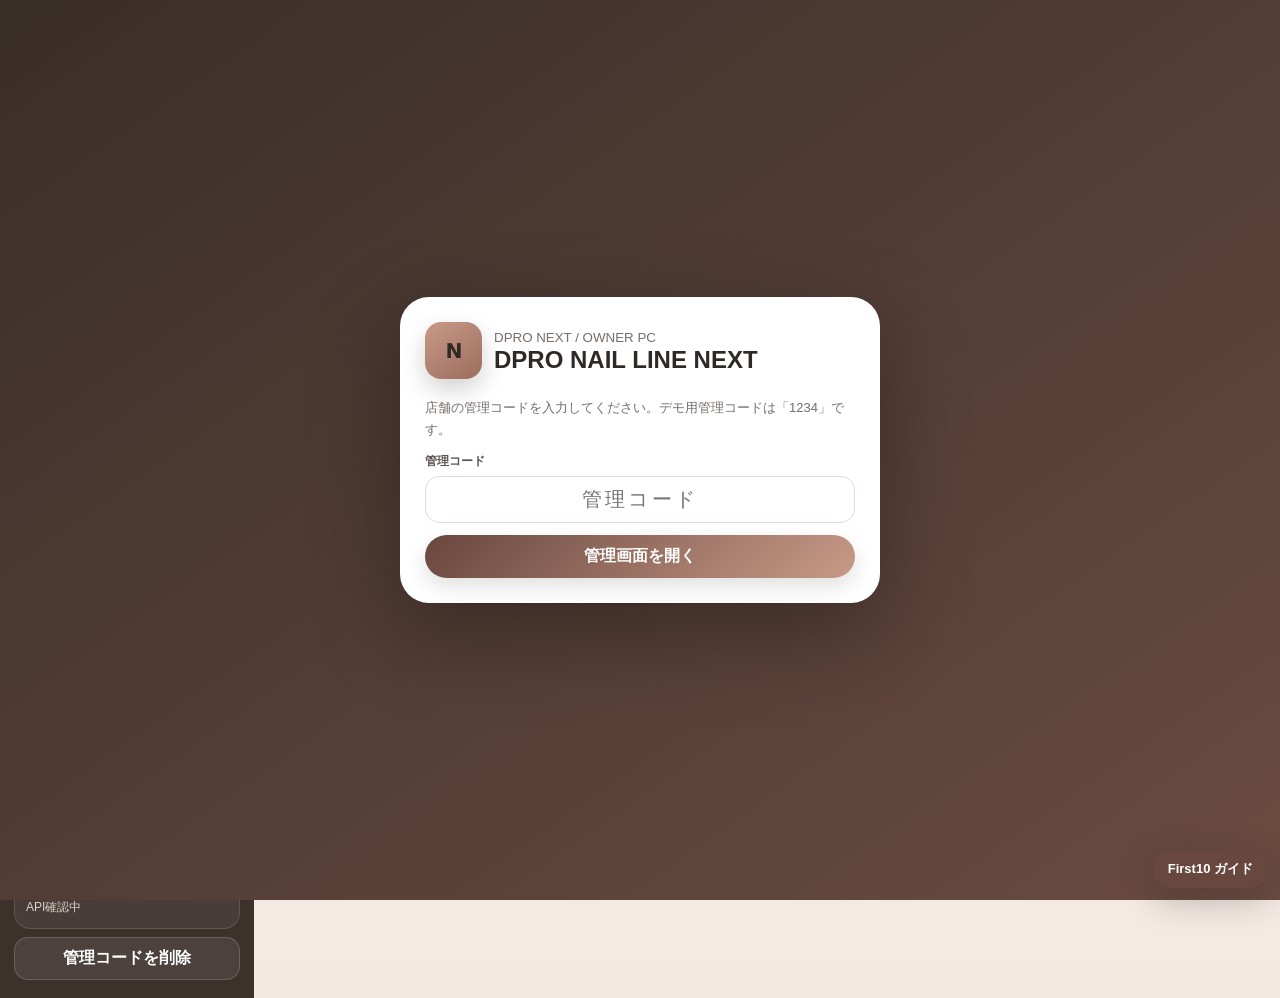
<file: owner.html>
<!doctype html>
<html lang="ja">
<head>
  <meta charset="utf-8">
  <meta name="viewport" content="width=device-width,initial-scale=1,viewport-fit=cover">
  <meta name="theme-color" content="#68473e">
  <title>DPRO ネイルサロン LINE｜公開操作デモ・オーナー管理</title>
  <meta name="description" content="DPRO NAIL LINE NEXT ネイルサロン向けオーナーPC管理画面">
  <style>
    :root{
      --bg:#f5efeb;--card:#fff;--ink:#2f2926;--muted:#766d68;--line:#e5d9d1;
      --brand:#8c6558;--brand-deep:#68473e;--brand2:#c89a87;--soft:#fff8f4;
      --soft2:#efe5df;--ok:#47745f;--warn:#a46a22;--danger:#aa514a;--info:#4e7184;
      --shadow:0 16px 46px rgba(67,45,36,.10);--shadow-soft:0 8px 26px rgba(67,45,36,.07);
      --radius:24px;--sidebar:254px;
    }
    *{box-sizing:border-box}
    html{scroll-behavior:smooth}
    body{margin:0;min-height:100vh;color:var(--ink);font-family:-apple-system,BlinkMacSystemFont,"Segoe UI","Noto Sans JP",Helvetica,Arial,sans-serif;background:
      radial-gradient(circle at 6% 0%,rgba(200,154,135,.18),transparent 26%),
      linear-gradient(180deg,#fffaf7 0%,var(--bg) 48%,#f3e9e3 100%)}
    button,input,textarea,select{font:inherit}
    button{cursor:pointer}
    button:focus-visible,input:focus-visible,textarea:focus-visible,select:focus-visible{outline:3px solid rgba(140,101,88,.23);outline-offset:2px}
    .hidden{display:none!important}.muted{color:var(--muted)}.danger-text{color:var(--danger)}.ok-text{color:var(--ok)}
    .app{min-height:100vh;display:grid;grid-template-columns:var(--sidebar) minmax(0,1fr)}
    .sidebar{position:sticky;top:0;height:100vh;padding:18px 14px;background:rgba(55,43,38,.97);color:#fff;display:flex;flex-direction:column;gap:15px;z-index:30;overflow:auto}
    .brand{display:flex;align-items:center;gap:11px;padding:5px 5px 14px;border-bottom:1px solid rgba(255,255,255,.12)}
    .logo{width:48px;height:48px;border-radius:16px;display:grid;place-items:center;background:linear-gradient(145deg,var(--brand2),#9c6c5d);font-size:21px;font-weight:1000;box-shadow:0 10px 24px rgba(0,0,0,.18)}
    .brand small{display:block;color:#d9c7bf;font-size:10px;font-weight:900;letter-spacing:.12em;margin-bottom:3px}.brand strong{font-size:16px}
    .nav-group-label{font-size:10px;color:#bfaea6;font-weight:900;letter-spacing:.13em;padding:0 10px;margin-top:2px}
    .nav{display:grid;gap:5px}.nav-btn{width:100%;border:0;background:transparent;color:#e8ddd8;border-radius:15px;padding:11px 12px;text-align:left;font-weight:850;display:flex;align-items:center;gap:10px}
    .nav-btn span:first-child{width:23px;text-align:center;font-size:17px}.nav-btn:hover{background:rgba(255,255,255,.08)}.nav-btn.active{background:#fff;color:var(--ink);box-shadow:0 8px 22px rgba(0,0,0,.18)}
    .sidebar-bottom{margin-top:auto;display:grid;gap:8px}.mini-status{border:1px solid rgba(255,255,255,.13);background:rgba(255,255,255,.06);border-radius:16px;padding:11px;font-size:12px;line-height:1.55;color:#ddd0ca}
    .sidebar .side-btn{width:100%;border:1px solid rgba(255,255,255,.17);background:rgba(255,255,255,.08);color:#fff;border-radius:14px;padding:10px;font-weight:900}
    .main{min-width:0;padding:18px 20px 70px}.mobile-head{display:none}
    .topbar{display:flex;align-items:center;justify-content:space-between;gap:16px;margin-bottom:15px}
    .page-title small{display:block;color:var(--brand);font-size:11px;font-weight:950;letter-spacing:.12em;margin-bottom:4px}.page-title h1{margin:0;font-size:29px;line-height:1.2}
    .top-actions{display:flex;gap:8px;flex-wrap:wrap;justify-content:flex-end}
    .btn{border:0;border-radius:999px;padding:11px 15px;font-weight:900;background:var(--ink);color:#fff;display:inline-flex;align-items:center;justify-content:center;gap:7px;text-decoration:none;white-space:nowrap;box-shadow:0 9px 20px rgba(46,41,38,.14)}
    .btn.secondary{background:#fff;color:var(--ink);border:1px solid var(--line);box-shadow:none}.btn.brand{background:linear-gradient(135deg,var(--brand-deep),var(--brand2))}.btn.ok{background:var(--ok)}.btn.warn{background:var(--warn)}.btn.danger{background:var(--danger)}
    .btn.ghost{background:transparent;color:var(--brand-deep);border:1px solid var(--line);box-shadow:none}.btn.small{padding:8px 11px;font-size:12px}.btn:disabled{opacity:.45;cursor:not-allowed}
    .view{display:none}.view.active{display:block}.panel{background:rgba(255,255,255,.94);border:1px solid rgba(140,101,88,.15);border-radius:27px;box-shadow:var(--shadow);padding:19px;margin-bottom:14px}
    .section-head{display:flex;align-items:flex-start;justify-content:space-between;gap:14px;margin-bottom:15px}.section-head h2{font-size:21px;line-height:1.35;margin:0}.section-head p{margin:6px 0 0;color:var(--muted);font-size:13px;line-height:1.65}
    .badge{display:inline-flex;align-items:center;gap:5px;border-radius:999px;padding:6px 9px;font-size:11px;font-weight:900;background:var(--soft);border:1px solid var(--line);color:var(--brand-deep)}.badge.ok{background:#edf7f1;border-color:#cfe3d7;color:var(--ok)}.badge.warn{background:#fff5e7;border-color:#ead9b9;color:var(--warn)}.badge.info{background:#edf4f7;border-color:#d0e0e7;color:var(--info)}
    .kpis{display:grid;grid-template-columns:repeat(5,minmax(0,1fr));gap:10px}.kpi{background:#fff;border:1px solid var(--line);border-radius:20px;padding:14px;box-shadow:var(--shadow-soft)}.kpi small{display:block;color:var(--muted);font-weight:800;font-size:11px}.kpi b{display:block;font-size:24px;margin-top:6px}.kpi span{display:block;color:var(--muted);font-size:11px;margin-top:5px}
    .grid2{display:grid;grid-template-columns:repeat(2,minmax(0,1fr));gap:14px}.grid3{display:grid;grid-template-columns:repeat(3,minmax(0,1fr));gap:12px}.split{display:grid;grid-template-columns:minmax(0,1.35fr) minmax(340px,.65fr);gap:14px}
    .toolbar{display:flex;align-items:center;justify-content:space-between;gap:10px;flex-wrap:wrap;margin-bottom:13px}.toolbar-left,.toolbar-right{display:flex;align-items:center;gap:8px;flex-wrap:wrap}
    .field{min-width:0}.field label{display:block;font-size:12px;font-weight:900;color:#5f5651;margin-bottom:6px}.input,.field input,.field textarea,.field select{width:100%;border:1px solid var(--line);background:#fff;border-radius:14px;padding:11px 12px;color:var(--ink);outline:none}.field textarea{min-height:92px;resize:vertical;line-height:1.6}
    .field input:focus,.field textarea:focus,.field select:focus,.input:focus{border-color:var(--brand);box-shadow:0 0 0 3px rgba(140,101,88,.13)}
    .form-grid{display:grid;grid-template-columns:repeat(2,minmax(0,1fr));gap:11px}.form-grid .full{grid-column:1/-1}.form-grid3{display:grid;grid-template-columns:repeat(3,minmax(0,1fr));gap:11px}.inline{display:flex;gap:8px;align-items:center}.inline>*:first-child{flex:1}
    .notice{padding:12px 13px;border-radius:16px;background:#fff7eb;border:1px solid #ead6b5;color:#6b5134;font-size:13px;line-height:1.6;margin:10px 0}.notice.ok{background:#eef7f2;border-color:#cfe5d8;color:#3e684f}.notice.err{background:#fff0ef;border-color:#efcbc6;color:#944942}.notice.info{background:#edf4f7;border-color:#d0e0e7;color:#436477}
    .empty{padding:23px;border:1px dashed #d9c9bf;border-radius:20px;background:#fff;color:var(--muted);text-align:center;line-height:1.7}.loading{display:inline-flex;align-items:center;gap:8px;color:var(--muted);font-size:13px}.spinner{width:15px;height:15px;border:2px solid #e6d8d0;border-top-color:var(--brand);border-radius:50%;animation:spin .8s linear infinite}@keyframes spin{to{transform:rotate(360deg)}}
    .cards{display:grid;gap:10px}.reservation-card,.customer-card,.task-card,.design-card,.chart-card{background:#fff;border:1px solid var(--line);border-radius:20px;padding:14px;transition:.17s ease}.reservation-card:hover,.customer-card:hover,.task-card:hover,.design-card:hover,.chart-card:hover{box-shadow:var(--shadow-soft);transform:translateY(-1px)}
    .reservation-card{display:grid;grid-template-columns:94px minmax(0,1fr);gap:12px}.timebox{border-radius:17px;background:linear-gradient(145deg,#fff8f3,#f1e6de);border:1px solid var(--line);padding:11px;text-align:center}.timebox b{font-size:17px;display:block}.timebox small{color:var(--muted);font-size:11px}
    .card-head{display:flex;align-items:flex-start;justify-content:space-between;gap:10px}.card-head h3{margin:0;font-size:16px}.sub{color:var(--muted);font-size:12px;line-height:1.55;margin-top:4px}.meta{display:flex;flex-wrap:wrap;gap:6px;margin-top:9px}.pill{display:inline-flex;border:1px solid var(--line);background:#f7efea;color:#66564e;border-radius:999px;padding:5px 8px;font-size:11px;font-weight:800}.pill.ok{background:#edf7f1;border-color:#cfe3d7;color:var(--ok)}.pill.info{background:#edf4f7;border-color:#d0e0e7;color:var(--info)}.pill.danger{background:#fff0ef;border-color:#efcbc6;color:var(--danger)}
    .card-actions{display:flex;gap:7px;flex-wrap:wrap;margin-top:11px}.workflow-actions{display:flex;gap:6px;flex-wrap:wrap;margin-top:10px}.workflow-actions button{border:1px solid var(--line);background:#fff;border-radius:999px;padding:7px 9px;font-size:11px;font-weight:900;color:var(--muted)}.workflow-actions button.current{background:var(--ink);border-color:var(--ink);color:#fff}
    .task-card{display:grid;grid-template-columns:42px 1fr;gap:10px}.task-icon{width:42px;height:42px;border-radius:14px;background:#f6ede8;border:1px solid var(--line);display:grid;place-items:center;font-size:19px}.memo{white-space:pre-wrap;background:#fff8f4;border:1px dashed #dfcfc6;border-radius:14px;padding:9px 10px;font-size:12px;color:#63564f;line-height:1.55;margin-top:8px}
    .search-results{display:grid;grid-template-columns:repeat(2,minmax(0,1fr));gap:9px}.customer-card button{width:100%;margin-top:10px}
    .detail-head{display:flex;align-items:flex-start;justify-content:space-between;gap:14px;padding-bottom:13px;border-bottom:1px dashed var(--line)}.detail-head h3{margin:0;font-size:20px}.detail-tabs{display:flex;gap:7px;overflow:auto;margin:13px 0}.tab-btn{border:1px solid var(--line);background:#fff;border-radius:999px;padding:8px 11px;font-size:12px;font-weight:900;color:var(--muted);white-space:nowrap}.tab-btn.active{background:var(--ink);border-color:var(--ink);color:#fff}
    .detail-pane{display:none}.detail-pane.active{display:block}.history-list{display:grid;gap:8px}.history-row{border:1px solid var(--line);border-radius:16px;padding:11px;background:#fff}.history-row strong{font-size:13px}.history-row small{display:block;color:var(--muted);font-size:11px;margin-top:4px}
    .design-grid{display:grid;grid-template-columns:repeat(3,minmax(0,1fr));gap:11px}.design-card{padding:0;overflow:hidden}.design-thumb{aspect-ratio:4/3;background:linear-gradient(145deg,#eedbd1,#fbf4f0);display:grid;place-items:center;color:var(--brand-deep);font-weight:900;font-size:12px;position:relative}.design-thumb img{width:100%;height:100%;object-fit:cover}.design-body{padding:13px}.design-body h3{margin:0;font-size:15px}.design-body p{margin:5px 0 0;color:var(--muted);font-size:12px;line-height:1.5;min-height:36px}
    .photo-list{display:grid;grid-template-columns:repeat(3,minmax(0,1fr));gap:9px;margin-top:10px}.photo-item{border:1px solid var(--line);border-radius:15px;padding:9px;background:#fff}.photo-placeholder{aspect-ratio:4/3;border-radius:11px;background:#f2e7e1;display:grid;place-items:center;color:var(--muted);font-size:11px;margin-bottom:8px}
    .photo-actions{display:flex;gap:5px}.photo-actions .btn{flex:1;padding:7px 8px;font-size:10px}
    .chart-layout{display:grid;grid-template-columns:minmax(0,1.15fr) minmax(310px,.85fr);gap:13px}.sticky-card{position:sticky;top:14px;align-self:start}
    .count-row{display:grid;grid-template-columns:repeat(2,minmax(0,1fr));gap:9px}.checkline{display:flex;align-items:center;gap:9px;border:1px solid var(--line);background:#fff;border-radius:14px;padding:10px}.checkline input{width:19px;height:19px;accent-color:var(--brand)}
    .settings-nav{display:flex;gap:7px;overflow:auto;margin-bottom:13px}.settings-box{display:none}.settings-box.active{display:block}.setting-card{border:1px solid var(--line);background:#fff;border-radius:18px;padding:13px;margin-bottom:9px}
    .modal-bg{position:fixed;inset:0;background:rgba(35,28,25,.48);z-index:80;display:none;align-items:flex-start;justify-content:center;padding:25px 10px;overflow:auto}.modal-bg.show{display:flex}.modal{width:min(860px,100%);background:#fff;border-radius:25px;overflow:hidden;box-shadow:0 28px 80px rgba(0,0,0,.25);border:1px solid rgba(140,101,88,.18)}.modal-head{display:flex;justify-content:space-between;align-items:flex-start;gap:10px;padding:16px 18px;border-bottom:1px solid var(--line);background:#fff8f4}.modal-head h2{margin:0;font-size:20px}.modal-body{padding:17px 18px}.modal-foot{padding:13px 18px;border-top:1px solid var(--line);display:flex;justify-content:flex-end;gap:8px;background:#fffaf7}
    .unlock{position:fixed;inset:0;z-index:100;background:linear-gradient(145deg,#3a2e29,#6a4b40);display:grid;place-items:center;padding:18px}.unlock-card{width:min(480px,100%);background:#fff;border-radius:29px;padding:25px;box-shadow:0 30px 90px rgba(0,0,0,.32)}.unlock-brand{display:flex;gap:12px;align-items:center;margin-bottom:18px}.unlock-brand .logo{width:57px;height:57px}.unlock-card h1{font-size:24px;margin:0}.unlock-card p{color:var(--muted);font-size:13px;line-height:1.65}.unlock-card input{font-size:20px;letter-spacing:.16em;text-align:center}
    .followup-kpis{display:grid;grid-template-columns:repeat(5,minmax(0,1fr));gap:9px;margin:12px 0}.followup-kpi{background:#fff;border:1px solid var(--line);border-radius:18px;padding:12px;box-shadow:var(--shadow-soft)}.followup-kpi small{display:block;color:var(--muted);font-size:10px;font-weight:850}.followup-kpi b{display:block;font-size:22px;margin-top:5px}.followup-list{display:grid;gap:10px}.followup-card{background:#fff;border:1px solid var(--line);border-radius:21px;padding:14px;box-shadow:var(--shadow-soft)}.followup-card.excluded{background:#f5f1ee;opacity:.78}.followup-editor{margin-top:10px}.followup-editor textarea{width:100%;min-height:118px;border:1px solid var(--line);border-radius:15px;padding:11px 12px;line-height:1.65;resize:vertical;background:#fff;color:var(--ink)}.followup-editor textarea:focus{border-color:var(--brand);box-shadow:0 0 0 3px rgba(140,101,88,.13);outline:0}.followup-reason{margin-top:8px;border-radius:14px;padding:9px 10px;background:#edf7f1;border:1px solid #cfe3d7;color:var(--ok);font-size:12px;line-height:1.55}.followup-reason.excluded{background:#edf4f7;border-color:#d0e0e7;color:var(--info)}.followup-excluded{margin-top:10px;border:1px solid var(--line);border-radius:16px;background:#f8f4f1;padding:11px 12px}.followup-excluded summary{cursor:pointer;font-weight:900;font-size:12px}.followup-excluded-list{display:grid;gap:6px;margin-top:9px}.followup-excluded-row{display:flex;justify-content:space-between;gap:10px;border-top:1px dashed var(--line);padding-top:7px;font-size:11px;color:var(--muted)}
    .toast{position:fixed;right:18px;bottom:18px;z-index:120;min-width:260px;max-width:430px;border-radius:16px;padding:12px 14px;background:#2f2926;color:#fff;box-shadow:0 16px 42px rgba(0,0,0,.23);display:none;font-size:13px;line-height:1.55}.toast.show{display:block}.toast.ok{background:var(--ok)}.toast.err{background:var(--danger)}
    @media(max-width:1120px){:root{--sidebar:220px}.kpis{grid-template-columns:repeat(3,1fr)}.split,.chart-layout{grid-template-columns:1fr}.sticky-card{position:static}.design-grid{grid-template-columns:repeat(2,1fr)}}
    @media(max-width:780px){.app{display:block}.sidebar{position:fixed;left:-280px;top:0;width:260px;transition:.2s ease;box-shadow:15px 0 50px rgba(0,0,0,.25)}.sidebar.open{left:0}.main{padding:12px 10px 70px}.mobile-head{display:flex;align-items:center;justify-content:space-between;margin-bottom:10px}.menu-toggle{border:1px solid var(--line);background:#fff;border-radius:13px;padding:9px 11px;font-weight:900}.topbar{align-items:flex-start}.top-actions{display:none}.page-title h1{font-size:23px}.kpis{grid-template-columns:repeat(2,1fr)}.grid2,.grid3,.form-grid,.form-grid3,.search-results{grid-template-columns:1fr}.design-grid{grid-template-columns:1fr}.reservation-card{grid-template-columns:76px 1fr}.photo-list{grid-template-columns:repeat(2,1fr)}.panel{padding:15px;border-radius:23px}.section-head{display:block}.section-head>.badge{margin-top:8px}}
  
/* DPRO-SYSTEMS-11 NAIL OPERATION DEMO */
.nail-operation-demo-banner{
  width:min(1480px,calc(100% - 24px));
  margin:14px auto 0;
  padding:14px 16px;
  display:flex;
  align-items:center;
  justify-content:space-between;
  gap:16px;
  color:#553a31;
  border:1px solid #dfc8bd;
  border-radius:16px;
  background:
    radial-gradient(circle at 92% 0,rgba(169,129,67,.13),transparent 31%),
    linear-gradient(135deg,#fff,#f8eee9);
  box-shadow:0 11px 28px rgba(67,45,36,.09);
  font-family:-apple-system,BlinkMacSystemFont,"Segoe UI","Noto Sans JP","Yu Gothic UI",Meiryo,sans-serif;
}
.nail-operation-demo-copy{min-width:0;display:flex;flex-direction:column}
.nail-operation-demo-copy small{color:#8c6558;font-size:9px;font-weight:1000;letter-spacing:.14em}
.nail-operation-demo-copy strong{margin-top:3px;font-size:15px;line-height:1.45}
.nail-operation-demo-copy span{margin-top:3px;color:#776d68;font-size:10px;font-weight:760;line-height:1.6}
.nail-operation-demo-actions{flex:0 0 auto;display:flex;gap:7px;flex-wrap:wrap}
.nail-operation-demo-actions a{
  min-height:38px;display:inline-flex;align-items:center;justify-content:center;padding:7px 12px;
  color:#fff!important;border:0!important;border-radius:999px;background:#68473e!important;
  text-decoration:none!important;font-size:9px;font-weight:950;box-shadow:0 7px 17px rgba(67,45,36,.17)
}
.nail-operation-demo-actions a:last-child{color:#68473e!important;border:1px solid #dfc8bd!important;background:#f7ece6!important;box-shadow:none}

/* 内部STEP表記は保持したまま、公開画面上だけ名称を変更 */
body.nail-operation-customer .version-pill,
body.nail-operation-member .hero .kicker,
body.nail-operation-ipad .login-card .kicker,
body.nail-operation-ipad .hero .kicker,
body.nail-operation-owner .sidebar .brand small{font-size:0!important}
body.nail-operation-customer .version-pill::after,
body.nail-operation-member .hero .kicker::after,
body.nail-operation-ipad .login-card .kicker::after,
body.nail-operation-ipad .hero .kicker::after,
body.nail-operation-owner .sidebar .brand small::after{
  content:"PUBLIC OPERATION DEMO";
  font-size:11px;
  letter-spacing:.10em
}

/* 内部確認機能は残し、公開画面から見える入口だけを非表示 */
body.nail-operation-owner .nav-btn[data-view="check"],
body.nail-operation-owner #view-check{display:none!important}

@media(max-width:700px){
  .nail-operation-demo-banner{align-items:flex-start;flex-direction:column}
  .nail-operation-demo-actions{width:100%;display:grid;grid-template-columns:1fr 1fr}
}
@media(max-width:410px){.nail-operation-demo-actions{grid-template-columns:1fr}}
@media print{.nail-operation-demo-banner{display:none!important}}
</style>
  <meta name="dpro-final-version" content="STEP NAIL-NEXT-10">

<meta name="robots" content="noindex,nofollow,noarchive">
<link rel="canonical" href="https://dpro-shop.com/systems/nail">
  <meta name="dpro-product-ready-version" content="NAIL-PR1-20260822">
  <link rel="stylesheet" href="dpro-tutorial-nail.css?v=TUTORIAL-NAIL-R3-V1.1">
</head>
<body class="nail-operation-demo-page nail-operation-owner">
<section class="nail-operation-demo-banner" aria-label="公開操作デモの案内">
  <div class="nail-operation-demo-copy">
    <small>PUBLIC OPERATION DEMO</small>
    <strong>これはDPRO ネイルサロン LINEの公開操作デモです</strong>
    <span>実在する氏名・電話番号・施術情報・写真は使用しないでください。店舗側デモ管理コードは1234です。</span>
  </div>
  <div class="nail-operation-demo-actions">
    <a href="demo-guide.html">公開デモ画面一覧</a>
    <a href="https://dpro-shop.com/systems/nail">公式の機能説明</a>
  </div>
</section>

<!-- STEP NAIL-NEXT-11-R1 / PRODUCT SITE DEMO AUTO LOGIN -->
  <div id="dproFinalVersion" data-version="STEP NAIL-NEXT-10" hidden>STEP NAIL-NEXT-10</div>
<div id="unlock" class="unlock">
  <div class="unlock-card">
    <div class="unlock-brand"><div class="logo">N</div><div><small class="muted">DPRO NEXT / OWNER PC</small><h1>DPRO NAIL LINE NEXT</h1></div></div>
    <p>店舗の管理コードを入力してください。デモ用管理コードは「1234」です。</p>
    <div class="field"><label>管理コード</label><input id="unlockCode" type="password" inputmode="numeric" autocomplete="current-password" placeholder="管理コード"></div>
    <div id="unlockMessage"></div>
    <button class="btn brand" style="width:100%;margin-top:12px" onclick="unlockOwner()">管理画面を開く</button>
  </div>
</div>

<div class="app">
  <aside id="sidebar" class="sidebar">
    <div class="brand"><div class="logo">N</div><div><small>STEP NAIL-NEXT-10</small><strong>DPRO NAIL NEXT</strong></div></div>
    <div class="nav-group-label">MAIN</div>
    <nav class="nav">
      <button class="nav-btn active" data-view="dashboard"><span>⌂</span><span>ダッシュボード</span></button>
      <button class="nav-btn" data-view="today"><span>◷</span><span>本日の施術</span></button>
      <button class="nav-btn" data-view="customers"><span>♙</span><span>顧客・カルテ</span></button>
      <button class="nav-btn" data-view="followups"><span>✉</span><span>再来店フォロー</span></button>
      <button class="nav-btn" data-view="designs"><span>◇</span><span>デザインカタログ</span></button>
      <button class="nav-btn" data-view="manual"><span>＋</span><span>電話・店頭予約</span></button>
    </nav>
    <div class="nav-group-label">MANAGEMENT</div>
    <nav class="nav">
      <button class="nav-btn" data-view="settings"><span>⚙</span><span>店舗設定</span></button>
      <button class="nav-btn" data-view="check"><span>✓</span><span>システム確認</span></button>
    </nav>
    <div class="sidebar-bottom">
      <div class="mini-status"><b id="sideShop">DPRO NAIL</b><br><span id="sideApi">API確認中</span></div>
      <button class="side-btn" onclick="clearAdminCode()">管理コードを削除</button>
    </div>
  </aside>

  <main class="main">
    <div class="mobile-head"><button class="menu-toggle" onclick="toggleSidebar()">☰ メニュー</button><span class="badge">OWNER PC</span></div>
    <header class="topbar">
      <div class="page-title"><small>DPRO NEXT / NAIL SALON MANAGEMENT</small><h1 id="pageTitle">ダッシュボード</h1></div>
      <div class="top-actions">
        <a class="btn secondary" href="index.html?v=nail-next-10" target="_blank" rel="noopener">予約画面</a>
        <a class="btn secondary" href="owner-ipad.html?v=nail-next-10" target="_blank" rel="noopener">iPad画面</a>
        <button class="btn brand" onclick="refreshCurrent()">更新</button>
      </div>
    </header>

    <section id="view-dashboard" class="view active">
      <div id="dashboardNotice"></div>
      <div id="kpis" class="kpis"></div>
      <div class="grid2" style="margin-top:14px">
        <div class="panel"><div class="section-head"><div><h2>今日の状況</h2><p>来店から会計までの状態を一覧表示します。</p></div><span class="badge info" id="todayDateBadge">TODAY</span></div><div id="dashboardToday"></div></div>
        <div class="panel"><div class="section-head"><div><h2>今日やること</h2><p>LINE文面とフォロー対象だけを表示します。</p></div><span class="badge warn" id="taskCountBadge">0件</span></div><div id="dashboardTasks"></div></div>
      </div>
    </section>

    <section id="view-today" class="view">
      <div class="panel">
        <div class="section-head"><div><h2>本日の施術・受付進捗</h2><p>来店、施術開始、会計待ち、完了をボタンで更新します。</p></div><span class="badge">TODAY WORKFLOW</span></div>
        <div class="toolbar"><div class="toolbar-left"><input id="dayDate" class="input" type="date"><button class="btn secondary small" onclick="loadDay(true)">表示</button></div><div id="workflowSummary" class="meta"></div></div>
        <div id="todayReservations"></div>
      </div>
    </section>

    <section id="view-customers" class="view">
      <div class="split">
        <div class="panel">
          <div class="section-head"><div><h2>顧客検索</h2><p>名前・電話番号・LINE名から検索します。</p></div><span class="badge">CUSTOMER</span></div>
          <div class="inline"><input id="customerQuery" class="input" placeholder="名前・電話番号・LINE名"><button class="btn brand" onclick="searchCustomers()">検索</button></div>
          <div id="customerResults" class="search-results" style="margin-top:12px"></div>
        </div>
        <div class="panel">
          <div class="section-head"><div><h2>顧客詳細</h2><p>予約、カルテ、写真、次回来店目安を確認します。</p></div><span class="badge info">DETAIL</span></div>
          <div id="customerDetail"><div class="empty">左側から顧客を選択してください。</div></div>
        </div>
      </div>
    </section>

    <section id="view-designs" class="view">
      <div class="panel">
        <div class="section-head"><div><h2>デザインカタログ</h2><p>写真・名称・価格・説明を登録すると、お客様予約画面へ自動反映されます。</p></div><button class="btn brand" onclick="openDesignModal()">新しいデザイン</button></div>
        <div class="toolbar"><div class="toolbar-left"><button class="btn secondary small" onclick="loadDesigns(true)">一覧更新</button><label class="checkline"><input id="showInactiveDesigns" type="checkbox" checked onchange="renderDesigns()"><span>非公開・停止中も表示</span></label></div><div id="designCount"></div></div>
        <div id="designGrid" class="design-grid"></div>
      </div>
    </section>

    <section id="view-manual" class="view">
      <div class="panel">
        <div class="section-head"><div><h2>電話・店頭・Instagram予約</h2><p>予約枠は30分単位で、通常予約と同じ重複検査を行います。</p></div><span class="badge">MANUAL RESERVATION</span></div>
        <div id="manualMessage"></div>
        <div class="form-grid3">
          <div class="field"><label>受付経路</label><select id="mSource"><option value="phone">電話</option><option value="shop">店頭</option><option value="instagram">Instagram DM</option></select></div>
          <div class="field"><label>お客様名</label><input id="mName" placeholder="例：山田 花子"></div>
          <div class="field"><label>電話番号</label><input id="mPhone" inputmode="tel" placeholder="090-1234-5678"></div>
          <div class="field"><label>メニュー</label><select id="mService"></select></div>
          <div class="field"><label>担当</label><select id="mStaff"><option value="">指名なし</option></select></div>
          <div class="field"><label>ハンド／フット</label><select id="mHandFoot"><option value="hand">ハンド</option><option value="foot">フット</option></select></div>
          <div class="field"><label>日付</label><input id="mDate" type="date"></div>
          <div class="field"><label>開始時間</label><input id="mTime" type="time" step="1800"></div>
          <div class="field"><label>オフ</label><select id="mOff"><option value="none">オフなし</option><option value="own_shop">自店付け替え</option><option value="other_shop">他店付け替え</option><option value="unknown">不明</option></select></div>
          <div class="field"><label>長さ出し本数</label><input id="mExtension" type="number" min="0" max="20" value="0"></div>
          <div class="field"><label>補強本数</label><input id="mRepair" type="number" min="0" max="20" value="0"></div>
          <div class="field"><label>メール</label><input id="mEmail" type="email"></div>
          <div class="field full"><label>要望・メモ</label><textarea id="mNote" placeholder="デザインや注意事項"></textarea></div>
        </div>
        <div class="card-actions"><button class="btn brand" onclick="createManualReservation()">予約を登録</button><button class="btn secondary" onclick="resetManualForm()">入力をクリア</button></div>
      </div>
    </section>

    <section id="view-followups" class="view">
      <div class="panel">
        <div class="section-head">
          <div><h2>再来店フォロー・LINE文面</h2><p>次回来店目安とキャンセル後の再予約案内をまとめ、未来の有効予約がある顧客は自動で除外します。</p></div>
          <span id="followupStatusBadge" class="badge info">必要時だけ詳細確認</span>
        </div>
        <div class="toolbar">
          <div class="toolbar-left">
            <select id="followupFilter" class="input" style="width:auto" onchange="renderFollowupQueue()">
              <option value="all">すべて</option>
              <option value="next_visit">次回来店</option>
              <option value="cancel_rebook">キャンセル後</option>
              <option value="line_message">LINE文面</option>
            </select>
            <input id="followupQuery" class="input" style="min-width:240px" placeholder="顧客名・電話番号・文面検索" oninput="renderFollowupQueue()">
          </div>
          <div class="toolbar-right">
            <button class="btn secondary small" onclick="loadFollowupQueue(true)">予約状況を再確認</button>
          </div>
        </div>
        <div id="followupNotice" class="notice info">この画面を開いた時だけ、候補顧客の未来予約を確認します。通常画面の速度には影響しません。</div>
        <div id="followupKpis" class="followup-kpis">
          <div class="followup-kpi"><small>対象</small><b>-</b></div>
          <div class="followup-kpi"><small>次回来店</small><b>-</b></div>
          <div class="followup-kpi"><small>キャンセル後</small><b>-</b></div>
          <div class="followup-kpi"><small>LINE文面</small><b>-</b></div>
          <div class="followup-kpi"><small>予約済み除外</small><b>-</b></div>
        </div>
        <div id="followupList" class="followup-list"><div class="empty">再来店フォローを読み込んでください。</div></div>
        <details id="followupExcludedBox" class="followup-excluded hidden">
          <summary>予約済みのため自動除外した顧客 <span id="followupExcludedCount">0件</span></summary>
          <div id="followupExcludedList" class="followup-excluded-list"></div>
        </details>
      </div>
    </section>

    <section id="view-settings" class="view">
      <div class="panel">
        <div class="section-head"><div><h2>店舗設定</h2><p>基本設定とメニュー・スタッフを分けて表示します。</p></div><span class="badge">SETTINGS</span></div>
        <div class="settings-nav"><button class="tab-btn active" data-setting="basic">基本設定</button><button class="tab-btn" data-setting="services">メニュー</button><button class="tab-btn" data-setting="staff">スタッフ</button><button class="tab-btn" data-setting="security">管理コード</button></div>
        <div id="setting-basic" class="settings-box active"><div id="basicSettings"></div></div>
        <div id="setting-services" class="settings-box"><div id="serviceSettings"></div></div>
        <div id="setting-staff" class="settings-box"><div id="staffSettings"></div></div>
        <div id="setting-security" class="settings-box">
          <div class="setting-card"><h3 style="margin-top:0">現在の管理コード</h3><p class="muted">このブラウザに保存したコードだけを削除します。店舗の管理コード自体は変更しません。</p><div class="inline"><input id="securityCodeView" class="input" type="password" readonly><button class="btn danger" onclick="clearAdminCode()">削除</button></div></div>
        </div>
      </div>
    </section>

    <section id="view-check" class="view">
      <div class="panel">
        <div class="section-head"><div><h2>NEXTシステム確認</h2><p>Worker・DB・Storage・既存API・NEXT APIをまとめて確認します。</p></div><button class="btn brand" onclick="runSystemCheck()">一括チェック</button></div>
        <div id="checkSummary"></div><div id="checkItems" class="cards"></div>
      </div>
    </section>
  </main>
</div>

<div id="designModal" class="modal-bg">
  <div class="modal">
    <div class="modal-head"><div><h2 id="designModalTitle">デザイン登録</h2><p class="muted">保存後に写真を追加できます。</p></div><button class="btn secondary small" onclick="closeModal('designModal')">閉じる</button></div>
    <div class="modal-body">
      <input id="dId" type="hidden">
      <div class="form-grid">
        <div class="field"><label>デザイン名</label><input id="dName"></div>
        <div class="field"><label>デザインコード</label><input id="dCode" placeholder="未入力で自動作成"></div>
        <div class="field"><label>ハンド／フット</label><select id="dHandFoot"><option value="hand">ハンド</option><option value="foot">フット</option><option value="both">両方</option></select></div>
        <div class="field"><label>カテゴリ</label><select id="dCategory"><option value="simple">シンプル</option><option value="magnet">マグネット</option><option value="art">アート</option><option value="french">フレンチ</option><option value="bridal">ブライダル</option><option value="one_color">ワンカラー</option></select></div>
        <div class="field"><label>価格</label><input id="dPrice" type="number" min="0" step="100"></div>
        <div class="field"><label>目安時間（分）</label><input id="dMinutes" type="number" min="15" max="480" step="15" value="60"></div>
        <div class="field"><label>対応メニュー</label><select id="dService"></select></div>
        <div class="field"><label>季節ラベル</label><input id="dSeason" placeholder="例：春夏"></div>
        <div class="field"><label>スタイルタグ</label><input id="dStyleTags" placeholder="シンプル,オフィス"></div>
        <div class="field"><label>カラータグ</label><input id="dColorTags" placeholder="ベージュ,ピンク"></div>
        <div class="field full"><label>説明</label><textarea id="dDescription"></textarea></div>
        <div class="field"><label class="checkline"><input id="dFeatured" type="checkbox"><span>おすすめ表示</span></label></div>
        <div class="field"><label class="checkline"><input id="dPublic" type="checkbox" checked><span>予約画面へ公開</span></label></div>
        <div class="field"><label class="checkline"><input id="dActive" type="checkbox" checked><span>利用中</span></label></div>
        <div class="field"><label>並び順</label><input id="dSort" type="number" min="0" value="100"></div>
      </div>
      <div id="designPhotoArea" class="hidden" style="margin-top:15px">
        <hr style="border:0;border-top:1px solid var(--line)">
        <h3>デザイン写真</h3>
        <div class="inline"><input id="designPhotoFile" class="input" type="file" accept="image/jpeg,image/png,image/webp,image/heic,image/heif"><button class="btn brand" onclick="uploadDesignPhoto()">写真を追加</button></div>
        <div id="designPhotoList" class="photo-list"></div>
      </div>
      <div id="designMessage"></div>
    </div>
    <div class="modal-foot"><button class="btn secondary" onclick="closeModal('designModal')">閉じる</button><button class="btn brand" onclick="saveDesign()">保存</button></div>
  </div>
</div>

<div id="chartModal" class="modal-bg">
  <div class="modal" style="width:min(1080px,100%)">
    <div class="modal-head"><div><h2>施術カルテ</h2><p id="chartCustomerLabel" class="muted">顧客・予約から自動入力します。</p></div><button class="btn secondary small" onclick="closeModal('chartModal')">閉じる</button></div>
    <div class="modal-body">
      <input id="tId" type="hidden"><input id="tCustomerId" type="hidden"><input id="tReservationId" type="hidden"><input id="tStaffId" type="hidden">
      <div class="chart-layout">
        <div>
          <div class="form-grid3">
            <div class="field"><label>施術日</label><input id="tDate" type="date"></div>
            <div class="field"><label>ハンド／フット</label><select id="tHandFoot"><option value="hand">ハンド</option><option value="foot">フット</option><option value="both">両方</option></select></div>
            <div class="field"><label>形</label><select id="tShape"><option value="">選択</option><option>ラウンド</option><option>オーバル</option><option>スクエア</option><option>スクエアオフ</option><option>ポイント</option></select></div>
            <div class="field"><label>長さ</label><select id="tLength"><option value="">選択</option><option>ショート</option><option>ミディアム</option><option>ロング</option></select></div>
            <div class="field"><label>カラー番号</label><input id="tColors" placeholder="P12,G08"></div>
            <div class="field"><label>ジェルブランド</label><input id="tGelBrand"></div>
            <div class="field"><label>使用商品</label><input id="tGelProduct"></div>
            <div class="field"><label>オフ方法</label><input id="tOffMethod"></div>
            <div class="field"><label>長さ出し本数</label><input id="tExtension" type="number" min="0" max="20" value="0"></div>
            <div class="field"><label>補強本数</label><input id="tRepair" type="number" min="0" max="20" value="0"></div>
            <div class="field"><label>次回来店目安</label><select id="tNextDays"><option value="14">14日</option><option value="21" selected>21日</option><option value="28">28日</option><option value="35">35日</option><option value="42">42日</option></select></div>
            <div class="field"><label>次回来店予定日</label><input id="tNextDate" type="date"></div>
            <div class="field full"><label>爪の状態</label><textarea id="tCondition"></textarea></div>
            <div class="field full"><label>施術内容・注意事項</label><textarea id="tNote"></textarea></div>
            <div class="field full"><label>次回おすすめ</label><textarea id="tRecommendation"></textarea></div>
            <div class="field full"><label class="checkline"><input id="tAllergy" type="checkbox"><span>アレルギー・注意事項を確認済み</span></label></div>
          </div>
          <div id="chartMessage"></div>
        </div>
        <div class="sticky-card">
          <div class="setting-card"><h3 style="margin-top:0">施術写真</h3><p class="muted">カルテを一度保存すると写真を追加できます。</p><div class="field"><label>写真種別</label><select id="tPhotoType"><option value="before">施術前</option><option value="after" selected>施術後</option><option value="detail">詳細</option><option value="reference">参考</option></select></div><div class="field" style="margin-top:8px"><input id="tPhotoFile" type="file" accept="image/jpeg,image/png,image/webp,image/heic,image/heif"></div><button id="tPhotoUploadBtn" class="btn brand" style="width:100%;margin-top:9px" onclick="uploadTreatmentPhoto()" disabled>写真を追加</button><div id="tPhotoList" class="photo-list"></div></div>
        </div>
      </div>
    </div>
    <div class="modal-foot"><button class="btn secondary" onclick="closeModal('chartModal')">閉じる</button><button class="btn" onclick="saveTreatment(false)">下書き保存</button><button class="btn ok" onclick="saveTreatment(true)">施術完了</button></div>
  </div>
</div>

<div id="toast" class="toast"></div>

<script src="nail-pr1-security.js?v=NAIL-PR1-20260822"></script>
<script>
const API_BASE="https://dpro-nail-line-api.dpromstk2000.workers.dev";
const SHOP_CODE="nail_demo";
const VERSION="STEP NAIL-NEXT-10";
const ADMIN_KEY="DPRO_NAIL_OWNER_ADMIN_CODE";
const TITLES={dashboard:"ダッシュボード",today:"本日の施術",customers:"顧客・カルテ",followups:"再来店フォロー",designs:"デザインカタログ",manual:"電話・店頭予約",settings:"店舗設定",check:"システム確認"};
const WORKFLOWS=[["reserved","予約"],["arrived","来店"],["preparing","準備"],["in_service","施術中"],["checkout_wait","会計待ち"],["completed","完了"],["no_show","無断キャンセル"]];
const state={adminCode:"",currentView:"dashboard",summary:null,day:null,settings:null,services:[],options:[],staff:[],designs:[],selectedCustomer:null,customerDetail:null,activeDesign:null,activeTreatment:null,resourcesLoaded:false,designsLoaded:false,followupQueue:[],followupExcludedItems:[],followupLoaded:false};
const $=id=>document.getElementById(id);
const esc=v=>String(v??"").replace(/[&<>"']/g,m=>({"&":"&amp;","<":"&lt;",">":"&gt;",'"':"&quot;","'":"&#39;"}[m]));
const arr=v=>Array.isArray(v)?v:(v?String(v).split(",").map(x=>x.trim()).filter(Boolean):[]);
const pack=v=>encodeURIComponent(JSON.stringify(v));const unpack=v=>JSON.parse(decodeURIComponent(v));
const fmtDate=v=>v?String(v).replaceAll("-","/"):"";
const fmtTime=v=>v?String(v).slice(0,5):"";
const yen=v=>`${Number(v||0).toLocaleString("ja-JP")}円`;
const today=()=>new Intl.DateTimeFormat("en-CA",{timeZone:"Asia/Tokyo",year:"numeric",month:"2-digit",day:"2-digit"}).format(new Date());
function normalizePhone(v){return String(v||"").normalize("NFKC").replace(/[^\d+]/g,"").replace(/^\+81/,"0").replace(/^81(?=\d{9,10}$)/,"0");}
function storageGet(k){try{return localStorage.getItem(k)||""}catch{return""}}
function storageSet(k,v){try{localStorage.setItem(k,v)}catch{}}
function storageRemove(k){try{localStorage.removeItem(k)}catch{}}
function toast(message,type=""){const el=$("toast");el.textContent=message;el.className=`toast show ${type}`;clearTimeout(toast.timer);toast.timer=setTimeout(()=>el.className="toast",3200);}
function notice(message,type="info"){return `<div class="notice ${type}">${esc(message)}</div>`;}
function setBusy(el,busy,label="処理中"){if(!el)return; if(busy){el.dataset.old=el.textContent;el.disabled=true;el.textContent=label;}else{el.disabled=false;el.textContent=el.dataset.old||el.textContent;}}
function authQuery(path,params={}){const u=new URL(API_BASE+path);u.searchParams.set("shop_code",SHOP_CODE);u.searchParams.set("admin_code",state.adminCode);Object.entries(params).forEach(([k,v])=>{if(v!==undefined&&v!==null&&v!=="")u.searchParams.set(k,v)});return u.toString();}
async function api(path,{method="GET",body=null,params={},rawBody=null,headers={}}={}){
  const isGet=method==="GET";const url=isGet?authQuery(path,params):API_BASE+path;
  const opts={method,headers:{...headers}};
  if(!isGet&&rawBody===null){opts.headers["Content-Type"]="application/json";opts.body=JSON.stringify({...body,shop_code:SHOP_CODE,admin_code:state.adminCode});}
  if(rawBody!==null)opts.body=rawBody;
  const res=await fetch(url,opts);let data={};try{data=await res.json()}catch{data={ok:false,message:`HTTP ${res.status}`}}
  if(!res.ok||data.ok===false)throw new Error(data.message||data.error||`HTTP ${res.status}`);return data;
}

function isProductSiteDemoPreview(){
  const p=new URLSearchParams(location.search);
  let refPath="";
  try{refPath=new URL(document.referrer).pathname}catch{}
  return window.self!==window.top
    && p.get("demo")==="1"
    && p.get("auto")==="1"
    && p.get("embed_demo")==="1"
    && p.get("shop_code")===SHOP_CODE
    && refPath.startsWith("/dpro-line-systems-site/");
}
function productSitePreviewView(){
  const view=new URLSearchParams(location.search).get("view")||"dashboard";
  return TITLES[view]?view:"dashboard";
}
async function openProductSiteDemoPreview(){
  state.adminCode="1234";
  $("unlockCode").value="1234";
  try{
    await api("/api/admin/summary");
    $("unlock").classList.add("hidden");
    $("securityCodeView").value="1234";
    await loadDashboard(true);
    const view=productSitePreviewView();
    if(view!=="dashboard")switchView(view);
    document.body.dataset.productSiteDemo="1";
  }catch(e){
    state.adminCode="";
    $("unlockMessage").innerHTML=notice(e.message,"err");
  }
}

async function unlockOwner(){
  const code=$("unlockCode").value.trim();if(!code){$("unlockMessage").innerHTML=notice("管理コードを入力してください。","err");return}
  state.adminCode=code;
  try{await api("/api/admin/summary");storageSet(ADMIN_KEY,code);$("unlock").classList.add("hidden");$("securityCodeView").value=code;await loadDashboard(true);toast("管理画面を開きました。","ok");}
  catch(e){state.adminCode="";$("unlockMessage").innerHTML=notice(e.message,"err");}
}
function clearAdminCode(){storageRemove(ADMIN_KEY);state.adminCode="";$("unlockCode").value="";$("unlock").classList.remove("hidden");$("sidebar").classList.remove("open");toast("このブラウザの管理コードを削除しました。");}
function toggleSidebar(){$("sidebar").classList.toggle("open")}
function closeSidebar(){$("sidebar").classList.remove("open")}
function switchView(name){
  state.currentView=name;document.querySelectorAll(".view").forEach(x=>x.classList.toggle("active",x.id===`view-${name}`));
  document.querySelectorAll(".nav-btn").forEach(x=>x.classList.toggle("active",x.dataset.view===name));$("pageTitle").textContent=TITLES[name]||name;closeSidebar();
  if(name==="dashboard")loadDashboard();if(name==="today")loadDay();if(name==="customers"&&!$("customerResults").innerHTML)searchCustomers();if(name==="followups")loadFollowupQueue();
  if(name==="designs")loadDesigns();if(name==="manual")ensureResources().then(fillManualOptions);if(name==="settings")loadSettingsView();if(name==="check"&&!$("checkItems").innerHTML)runSystemCheck();
}
document.querySelectorAll(".nav-btn").forEach(btn=>btn.addEventListener("click",()=>switchView(btn.dataset.view)));
document.querySelectorAll(".tab-btn[data-setting]").forEach(btn=>btn.addEventListener("click",()=>{
  document.querySelectorAll(".tab-btn[data-setting]").forEach(x=>x.classList.toggle("active",x===btn));
  document.querySelectorAll(".settings-box").forEach(x=>x.classList.toggle("active",x.id===`setting-${btn.dataset.setting}`));
}));
function refreshCurrent(){({dashboard:()=>loadDashboard(true),today:()=>loadDay(true),customers:()=>searchCustomers(),followups:()=>loadFollowupQueue(true),designs:()=>loadDesigns(true),manual:()=>ensureResources(true).then(fillManualOptions),settings:()=>loadSettingsView(true),check:()=>runSystemCheck()}[state.currentView]||(()=>{}))();}
async function loadDashboard(force=false){
  if(state.summary&&state.day&&!force){renderDashboard();return}
  $("dashboardNotice").innerHTML='<span class="loading"><span class="spinner"></span>読み込み中</span>';
  try{const [summary,day]=await Promise.all([api("/api/admin/summary"),api("/api/admin/day")]);state.summary=summary;state.day=day;$("sideShop").textContent=day.settings?.shop_name||"DPRO NAIL";$("sideApi").textContent="API接続OK";renderDashboard();}
  catch(e){$("dashboardNotice").innerHTML=notice(e.message,"err");$("sideApi").textContent="APIエラー";}
}
function renderDashboard(){
  $("dashboardNotice").innerHTML="";const c=state.summary?.counts||{};const wf=state.summary?.workflow_counts||{};
  const items=[["本日の予約",c.today_reservations||0,"件"],["今月の予約",c.month_reservations||0,"件"],["顧客",c.customers||0,"名"],["カルテ",c.treatment_records||0,"件"],["公開デザイン",c.public_designs||0,"件"]];
  $("kpis").innerHTML=items.map(([l,v,u])=>`<div class="kpi"><small>${l}</small><b>${v}</b><span>${u}</span></div>`).join("");
  $("todayDateBadge").textContent=fmtDate(state.day?.date||today());$("dashboardToday").innerHTML=renderReservationMini(state.day?.today_reservations||[]);
  const tasks=state.day?.today_tasks||[];$("taskCountBadge").textContent=`${tasks.length}件`;$("dashboardTasks").innerHTML=renderTasks(tasks.slice(0,6));
}
function renderReservationMini(rows){if(!rows.length)return '<div class="empty">本日の予約はありません。</div>';return `<div class="cards">${rows.slice(0,8).map(r=>`<div class="reservation-card"><div class="timebox"><b>${esc(fmtTime(r.start_time))}</b><small>${esc(fmtTime(r.end_time))}まで</small></div><div><div class="card-head"><div><h3>${esc(r.customer_name||"お客様")}</h3><div class="sub">${esc(r.service_name||r.service_code||"メニュー")}</div></div><span class="badge ${r.workflow_status==="completed"?"ok":"info"}">${esc(workflowLabel(r.workflow_status))}</span></div><div class="meta"><span class="pill">${esc(r.staff_name||"指名なし")}</span><span class="pill">${esc(handLabel(r.hand_foot))}</span></div></div></div>`).join("")}</div>`}
function renderTasks(tasks){if(!tasks.length)return '<div class="empty">対応が必要なタスクはありません。</div>';return `<div class="cards">${tasks.map(t=>`<div class="task-card"><div class="task-icon">${t.message_id?"✉":"↻"}</div><div><div class="card-head"><div><h3>${esc(t.title||"対応タスク")}</h3><div class="sub">${esc(t.customer_name||"")}</div></div><span class="badge warn">${esc(t.priority||"通常")}</span></div>${t.memo||t.message_body?`<div class="memo">${esc(t.memo||t.message_body)}</div>`:""}<div class="card-actions">${t.message_body?`<button class="btn small" onclick="copyTask('${pack(t)}')">文面コピー</button>`:""}${t.followup_id?`<button class="btn secondary small" onclick="handleFollowup('${esc(t.followup_id)}')">対応済み</button>`:""}</div></div></div>`).join("")}</div>`}
async function copyTask(json){const t=unpack(json);await navigator.clipboard.writeText(t.message_body||t.memo||"");try{await api("/api/line/log-copy",{method:"POST",body:{message_id:t.message_id||"",followup_id:t.followup_id||"",mark_followup_handled:Boolean(t.followup_id),source_screen:"owner_next9"}});await loadDashboard(true)}catch{}toast("LINE文面をコピーしました。","ok")}
async function handleFollowup(id){try{await api("/api/admin/followups/update-status",{method:"POST",body:{followup_id:id,status:"handled",handled_note:"オーナーPCで対応済み"}});await loadDashboard(true);toast("対応済みにしました。","ok")}catch(e){toast(e.message,"err")}}

const FOLLOW_ACTIVE_STATUSES=["reserved","confirmed","changed","manual","phone_reserved","shop_reserved","instagram_reserved"];
function followupType(task){
  const text=[task.followup_type,task.title,task.memo,task.message_body].filter(Boolean).join(" ").toLowerCase();
  if(text.includes("キャンセル")||text.includes("再予約")||text.includes("cancel"))return "cancel_rebook";
  if(text.includes("付け替え")||text.includes("次回")||text.includes("来店目安")||text.includes("follow"))return "next_visit";
  return "line_message";
}
function followupTypeLabel(type){return type==="next_visit"?"次回来店":type==="cancel_rebook"?"キャンセル後":"LINE文面"}
function followupTypeIcon(type){return type==="next_visit"?"↻":type==="cancel_rebook"?"↪":"✉"}
function followupPhone(task,detail){return normalizePhone(task.phone||task.customer_phone||detail?.customer?.phone||"")}
function hasFutureActiveReservation(detail){
  const rows=detail?.reservations||[];
  return rows.find(r=>FOLLOW_ACTIVE_STATUSES.includes(String(r.status||""))&&String(r.reservation_date||"")>=today())||null;
}
function latestTreatmentFromDetail(detail){return (detail?.treatment_records||[])[0]||null}
function defaultFollowupMessage(task,detail,type){
  const customer=detail?.customer||{};
  const name=task.customer_name||customer.customer_name||"お客様";
  const treatment=latestTreatmentFromDetail(detail);
  const nextDate=treatment?.next_visit_date?fmtDate(treatment.next_visit_date):"";
  const recommendation=treatment?.next_recommendation||"";
  if(type==="cancel_rebook"){
    return `${name}様\n先日はご予約のキャンセル連絡をいただき、ありがとうございました。\n改めてご都合の良い日時がございましたら、LINEからいつでもご予約いただけます。\nご希望日が決まりましたら、お気軽にご連絡ください。`;
  }
  if(type==="next_visit"){
    const guide=nextDate?`次回の付け替え目安は${nextDate}頃です。`:"前回施術から、次回の付け替え時期が近づいております。";
    const rec=recommendation?`\n次回おすすめ：${recommendation}`:"";
    return `${name}様\nいつもご来店ありがとうございます。\n${guide}${rec}\nご都合の良い日時がございましたら、LINEからご予約ください。`;
  }
  return task.message_body||task.memo||`${name}様\nいつもありがとうございます。\nご確認いただきたいご案内がございます。`;
}
async function followupMapLimit(rows,limit,worker){
  const result=new Array(rows.length);let cursor=0;
  async function run(){
    while(cursor<rows.length){const index=cursor++;result[index]=await worker(rows[index],index)}
  }
  await Promise.all(Array.from({length:Math.min(limit,rows.length)},run));
  return result;
}
async function resolveFollowupDetail(task){
  let customerId=task.customer_id||task.customer?.id||"";
  if(!customerId){
    const query=normalizePhone(task.phone||task.customer_phone||"")||task.customer_name||"";
    if(query){
      try{
        const found=await api("/api/admin/customers/search",{params:{q:query}});
        const candidates=found.customers||[];
        const phone=normalizePhone(task.phone||task.customer_phone||"");
        const customer=(phone?candidates.find(c=>normalizePhone(c.phone)===phone):null)||(candidates.length===1?candidates[0]:null);
        customerId=customer?.id||"";
      }catch{}
    }
  }
  if(!customerId)return {customerId:"",detail:null};
  try{return {customerId,detail:await api("/api/admin/customers/detail",{params:{customer_id:customerId}})}}catch{return {customerId,detail:null}}
}
async function loadFollowupQueue(force=false){
  if(state.followupLoaded&&!force){renderFollowupQueue();return}
  $("followupStatusBadge").className="badge warn";$("followupStatusBadge").textContent="予約状況確認中";
  $("followupNotice").className="notice info";$("followupNotice").textContent="候補顧客の未来予約を確認しています。";
  $("followupList").innerHTML='<span class="loading"><span class="spinner"></span>フォロー候補を確認中</span>';
  try{
    const day=await api("/api/admin/day",{params:{date:today()}});
    const raw=(day.today_tasks||[]).filter(t=>t.followup_id||t.message_id||t.message_body||t.memo).slice(0,30);
    const checked=await followupMapLimit(raw,3,async task=>{
      const type=followupType(task);
      const resolved=await resolveFollowupDetail(task);
      const future=type==="line_message"?null:hasFutureActiveReservation(resolved.detail);
      const message=task.message_body||task.memo||defaultFollowupMessage(task,resolved.detail,type);
      return {...task,_type:type,_customerId:resolved.customerId,_detail:resolved.detail,_futureReservation:future,_message:message};
    });
    state.followupExcludedItems=checked.filter(x=>Boolean(x._futureReservation));
    state.followupQueue=checked.filter(x=>!x._futureReservation);
    state.followupLoaded=true;
    renderFollowupQueue();
    $("followupStatusBadge").className="badge ok";$("followupStatusBadge").textContent="予約済み自動除外済み";
    $("followupNotice").className="notice ok";$("followupNotice").textContent=`${state.followupQueue.length}件を表示し、予約済み${state.followupExcludedItems.length}件を自動除外しました。`;
  }catch(e){
    $("followupStatusBadge").className="badge warn";$("followupStatusBadge").textContent="取得エラー";
    $("followupNotice").className="notice err";$("followupNotice").textContent=e.message;
    $("followupList").innerHTML=notice(e.message,"err");
  }
}
function renderFollowupKpis(){
  const next=state.followupQueue.filter(x=>x._type==="next_visit").length;
  const cancel=state.followupQueue.filter(x=>x._type==="cancel_rebook").length;
  const line=state.followupQueue.filter(x=>x._type==="line_message").length;
  const values=[["対象",state.followupQueue.length],["次回来店",next],["キャンセル後",cancel],["LINE文面",line],["予約済み除外",state.followupExcludedItems.length]];
  $("followupKpis").innerHTML=values.map(([label,value])=>`<div class="followup-kpi"><small>${label}</small><b>${value}</b></div>`).join("");
  $("followupExcludedCount").textContent=`${state.followupExcludedItems.length}件`;
  $("followupExcludedBox").classList.toggle("hidden",!state.followupExcludedItems.length);
  $("followupExcludedList").innerHTML=state.followupExcludedItems.map(x=>`<div class="followup-excluded-row"><span>${esc(x.customer_name||x._detail?.customer?.customer_name||"お客様")}</span><span>${fmtDate(x._futureReservation?.reservation_date)} ${fmtTime(x._futureReservation?.start_time)}予約済み</span></div>`).join("");
}
function renderFollowupQueue(){
  renderFollowupKpis();
  const filter=$("followupFilter")?.value||"all";
  const query=($("followupQuery")?.value||"").trim().toLowerCase();
  const rows=state.followupQueue.map((item,index)=>({item,index})).filter(({item})=>{
    if(filter!=="all"&&item._type!==filter)return false;
    if(!query)return true;
    return [item.customer_name,item.phone,item.customer_phone,item.title,item._message].filter(Boolean).join(" ").toLowerCase().includes(query);
  });
  if(!rows.length){$("followupList").innerHTML='<div class="empty">条件に合うフォロー対象はありません。</div>';return}
  $("followupList").innerHTML=rows.map(({item,index})=>{
    const detail=item._detail||{},customer=detail.customer||{},treatment=latestTreatmentFromDetail(detail);
    const next=treatment?.next_visit_date?fmtDate(treatment.next_visit_date):"未設定";
    const phone=followupPhone(item,detail);
    return `<article class="followup-card">
      <div class="card-head">
        <div><h3>${esc(item.customer_name||customer.customer_name||"お客様")}</h3><div class="sub">${esc(phone||"電話番号未登録")} ／ ${esc(item.title||followupTypeLabel(item._type))}</div></div>
        <span class="badge ${item._type==="cancel_rebook"?"warn":item._type==="next_visit"?"ok":"info"}">${followupTypeIcon(item._type)} ${followupTypeLabel(item._type)}</span>
      </div>
      <div class="meta"><span class="pill">次回来店目安 ${esc(next)}</span>${treatment?.next_recommendation?`<span class="pill">${esc(treatment.next_recommendation)}</span>`:""}${item.priority?`<span class="pill">${esc(item.priority)}</span>`:""}</div>
      <div class="followup-reason">未来の有効予約なし：送信候補として表示しています。</div>
      <div class="followup-editor"><textarea id="followup-message-${index}">${esc(item._message)}</textarea></div>
      <div class="card-actions">
        <button class="btn small" onclick="copyFollowupMessage(${index})">文面をコピー</button>
        <button class="btn secondary small" onclick="resetFollowupMessage(${index})">標準文面に戻す</button>
        ${item.followup_id?`<button class="btn ok small" onclick="handleFollowupNext9(${index})">対応済み</button>`:""}
        ${item._customerId?`<button class="btn secondary small" onclick="openCustomerById('${esc(item._customerId)}')">顧客詳細</button>`:""}
      </div>
    </article>`;
  }).join("");
}
function resetFollowupMessage(index){
  const item=state.followupQueue[index];if(!item)return;
  const text=defaultFollowupMessage(item,item._detail,item._type);
  item._message=text;const area=$(`followup-message-${index}`);if(area)area.value=text;
  toast("標準文面へ戻しました。");
}
async function copyFollowupMessage(index){
  const item=state.followupQueue[index];if(!item)return;
  const area=$(`followup-message-${index}`);const text=area?.value.trim()||item._message||"";
  if(!text){toast("コピーする文面がありません。","err");return}
  try{
    await navigator.clipboard.writeText(text);
    try{await api("/api/line/log-copy",{method:"POST",body:{message_id:item.message_id||"",followup_id:item.followup_id||"",mark_followup_handled:false,source_screen:"owner_next9_followup",message_body:text}})}catch{}
    item._message=text;toast("LINE文面をコピーしました。","ok");
  }catch(e){toast("文面のコピーに失敗しました。","err")}
}
async function handleFollowupNext9(index){
  const item=state.followupQueue[index];if(!item?.followup_id)return;
  try{
    await api("/api/admin/followups/update-status",{method:"POST",body:{followup_id:item.followup_id,status:"handled",handled_note:"NEXT-9再来店フォロー画面で対応済み"}});
    state.followupQueue.splice(index,1);renderFollowupQueue();state.summary=null;state.day=null;
    toast("対応済みにしました。","ok");
  }catch(e){toast(e.message,"err")}
}

async function loadDay(force=false){
  const date=$("dayDate").value||today();$("dayDate").value=date;if(state.day&&state.day.date===date&&!force){renderDay();return}
  $("todayReservations").innerHTML='<span class="loading"><span class="spinner"></span>予約を読み込み中</span>';
  try{state.day=await api("/api/admin/day",{params:{date}});renderDay();if(state.currentView==="dashboard")renderDashboard();}catch(e){$("todayReservations").innerHTML=notice(e.message,"err")}
}
function renderDay(){const rows=state.day?.today_reservations||[];const counts=state.day?.workflow_counts||{};$("workflowSummary").innerHTML=WORKFLOWS.map(([k,l])=>`<span class="pill">${l} ${counts[k]||0}</span>`).join("");
  if(!rows.length){$("todayReservations").innerHTML='<div class="empty">この日の予約はありません。</div>';return}
  $("todayReservations").innerHTML=`<div class="cards">${rows.map(r=>`<div class="reservation-card"><div class="timebox"><b>${esc(fmtTime(r.start_time))}</b><small>${esc(fmtTime(r.end_time))}まで</small></div><div><div class="card-head"><div><h3>${esc(r.customer_name||"お客様")}</h3><div class="sub">${esc(r.service_name||"メニュー")} ／ ${esc(r.staff_name||"指名なし")}</div></div><span class="badge ${r.workflow_status==="completed"?"ok":"info"}">${esc(workflowLabel(r.workflow_status))}</span></div><div class="meta"><span class="pill">${esc(handLabel(r.hand_foot))}</span><span class="pill">${esc(r.off_source||"off未設定")}</span><span class="pill">${esc(r.phone||"")}</span></div>${r.design_note||r.request_note?`<div class="memo">${esc(r.design_note||r.request_note)}</div>`:""}<div class="workflow-actions">${WORKFLOWS.map(([k,l])=>`<button class="${(r.workflow_status||"reserved")===k?"current":""}" onclick="updateWorkflow('${esc(r.id)}','${k}')">${l}</button>`).join("")}</div><div class="card-actions"><button class="btn brand small" onclick="openChartForReservation('${pack(r)}')">カルテ</button>${r.customer_id?`<button class="btn secondary small" onclick="openCustomerById('${esc(r.customer_id)}')">顧客詳細</button>`:""}</div></div></div>`).join("")}</div>`}
async function updateWorkflow(id,status){try{await api("/api/admin/reservations/workflow",{method:"POST",body:{reservation_id:id,workflow_status:status,note:"owner.html NEXT-9"}});await loadDay(true);state.summary=null;toast(`${workflowLabel(status)}へ更新しました。`,"ok")}catch(e){toast(e.message,"err")}}
function workflowLabel(v){return Object.fromEntries(WORKFLOWS)[v||"reserved"]||v||"予約"}
function handLabel(v){return v==="foot"?"フット":v==="both"?"両方":"ハンド"}
async function searchCustomers(){
  const q=$("customerQuery").value.trim();$("customerResults").innerHTML='<span class="loading"><span class="spinner"></span>検索中</span>';
  try{const data=await api("/api/admin/customers/search",{params:{q}});const rows=data.customers||[];$("customerResults").innerHTML=rows.length?rows.map(c=>`<div class="customer-card"><div class="card-head"><div><h3>${esc(c.customer_name||"名前未登録")}</h3><div class="sub">${esc(c.phone||"")} ${c.line_display_name?`／ ${esc(c.line_display_name)}`:""}</div></div><span class="badge ${c.line_user_id?"ok":""}">${c.line_user_id?"LINE連携":"電話登録"}</span></div><div class="meta"><span class="pill">来店 ${c.visit_count||0}回</span>${c.last_visit_date?`<span class="pill">最終 ${fmtDate(c.last_visit_date)}</span>`:""}</div><button class="btn secondary small" onclick="openCustomerById('${esc(c.id)}')">詳細を開く</button></div>`).join(""):'<div class="empty" style="grid-column:1/-1">該当する顧客はいません。</div>';}
  catch(e){$("customerResults").innerHTML=notice(e.message,"err")}
}
async function openCustomerById(id){switchView("customers");$("customerDetail").innerHTML='<span class="loading"><span class="spinner"></span>顧客情報を読み込み中</span>';try{state.customerDetail=await api("/api/admin/customers/detail",{params:{customer_id:id}});state.selectedCustomer=state.customerDetail.customer;renderCustomerDetail();}catch(e){$("customerDetail").innerHTML=notice(e.message,"err")}}
function renderCustomerDetail(){
  const d=state.customerDetail,c=d.customer||{},res=d.reservations||[],trs=d.treatment_records||[],fu=d.followups||[];
  $("customerDetail").innerHTML=`<div class="detail-head"><div><h3>${esc(c.customer_name||"お客様")}</h3><div class="sub">${esc(c.phone||"")} ${c.email?`／ ${esc(c.email)}`:""}</div></div><span class="badge ${c.line_user_id?"ok":"info"}">${c.line_user_id?"LINE連携済み":"電話顧客"}</span></div><div class="meta"><span class="pill">予約 ${res.length}件</span><span class="pill">カルテ ${trs.length}件</span><span class="pill">フォロー ${fu.length}件</span></div><div class="detail-tabs"><button class="tab-btn active" onclick="showCustomerPane('reservations',this)">予約</button><button class="tab-btn" onclick="showCustomerPane('charts',this)">カルテ</button><button class="tab-btn" onclick="showCustomerPane('followups',this)">フォロー</button></div>
  <div id="customer-pane-reservations" class="detail-pane active">${res.length?`<div class="history-list">${res.map(r=>`<div class="history-row"><strong>${fmtDate(r.reservation_date)} ${fmtTime(r.start_time)}　${esc(r.service_name||"")}</strong><small>${esc(r.staff_name||"指名なし")} ／ ${esc(r.status||"")}</small><div class="card-actions"><button class="btn brand small" onclick="openChartForReservation('${pack(r)}')">カルテ</button></div></div>`).join("")}</div>`:'<div class="empty">予約履歴はありません。</div>'}</div>
  <div id="customer-pane-charts" class="detail-pane">${trs.length?`<div class="history-list">${trs.map(t=>`<div class="history-row"><strong>${fmtDate(t.treatment_date)}　${esc(handLabel(t.hand_foot))}</strong><small>${esc(t.nail_shape||"形未登録")} ／ 色 ${esc(arr(t.color_codes).join(", ")||"未登録")}</small><div class="meta"><span class="pill">${t.is_completed?"完了":"下書き"}</span><span class="pill">写真 ${(t.photos||[]).length}枚</span></div><div class="card-actions"><button class="btn brand small" onclick="openExistingTreatment('${pack(t)}')">開く</button></div></div>`).join("")}</div>`:'<div class="empty">施術カルテはまだありません。</div>'}</div>
  <div id="customer-pane-followups" class="detail-pane">${fu.length?`<div class="history-list">${fu.map(f=>`<div class="history-row"><strong>${esc(f.title||f.followup_type||"フォロー")}</strong><small>${fmtDate(f.due_date)} ／ ${esc(f.status||"")}</small>${f.memo?`<div class="memo">${esc(f.memo)}</div>`:""}</div>`).join("")}</div>`:'<div class="empty">フォロー情報はありません。</div>'}</div>`;
}
function showCustomerPane(name,btn){document.querySelectorAll("#customerDetail .detail-pane").forEach(x=>x.classList.toggle("active",x.id===`customer-pane-${name}`));document.querySelectorAll("#customerDetail .tab-btn").forEach(x=>x.classList.toggle("active",x===btn))}
async function ensureResources(force=false){if(state.resourcesLoaded&&!force)return;const [settings,services,staff]=await Promise.all([api("/api/admin/settings"),api("/api/admin/services"),api("/api/admin/staff")]);state.settings=settings.settings||{};state.services=services.services||[];state.options=services.options||[];state.staff=staff.staff||[];state.resourcesLoaded=true;$("sideShop").textContent=state.settings.shop_name||"DPRO NAIL";}
async function loadDesigns(force=false){if(state.designsLoaded&&!force){renderDesigns();return}$("designGrid").innerHTML='<span class="loading"><span class="spinner"></span>デザインを読み込み中</span>';try{await ensureResources();const data=await api("/api/admin/designs",{params:{include_inactive:"true"}});state.designs=data.designs||[];state.designsLoaded=true;renderDesigns();}catch(e){$("designGrid").innerHTML=notice(e.message,"err")}}
function renderDesigns(){const showInactive=$("showInactiveDesigns")?.checked??true;const rows=state.designs.filter(d=>showInactive||d.is_active);$("designCount").innerHTML=`<span class="badge">${rows.length}件</span>`;if(!rows.length){$("designGrid").innerHTML='<div class="empty">デザインがありません。</div>';return}
  $("designGrid").innerHTML=rows.map(d=>{const p=(d.photos||[])[0];return `<div class="design-card"><div class="design-thumb">${p?`<button class="btn secondary small" onclick="viewPhoto('${esc(p.id)}','design')">写真を見る</button>`:"PHOTO 準備中"}${!d.is_active?'<span class="badge warn" style="position:absolute;top:9px;left:9px">停止中</span>':""}</div><div class="design-body"><div class="card-head"><h3>${esc(d.design_name)}</h3>${d.is_featured?'<span class="badge">おすすめ</span>':""}</div><p>${esc(d.description||"説明未登録")}</p><div class="meta"><span class="pill">${esc(handLabel(d.hand_foot))}</span><span class="pill">${yen(d.base_price)}</span><span class="pill">${d.estimated_minutes||0}分</span><span class="pill">${(d.photos||[]).length}枚</span></div><div class="card-actions"><button class="btn brand small" onclick="openDesignModal('${pack(d)}')">編集・写真</button>${d.is_active?`<button class="btn danger small" onclick="archiveDesign('${esc(d.id)}')">停止</button>`:""}</div></div></div>`}).join("")}
function openDesignModal(json=null){ensureResources().then(()=>{const d=json?unpack(json):{};state.activeDesign=d.id?d:null;$("designModalTitle").textContent=d.id?"デザイン編集":"新しいデザイン";$("dId").value=d.id||"";$("dName").value=d.design_name||"";$("dCode").value=d.design_code||"";$("dHandFoot").value=d.hand_foot||"hand";$("dCategory").value=d.category||"simple";$("dPrice").value=d.base_price||0;$("dMinutes").value=d.estimated_minutes||60;fillDesignServiceOptions(d.service_id||"",d.service_code||"");$("dSeason").value=d.season_label||"";$("dStyleTags").value=arr(d.style_tags).join(",");$("dColorTags").value=arr(d.color_tags).join(",");$("dDescription").value=d.description||"";$("dFeatured").checked=Boolean(d.is_featured);$("dPublic").checked=d.is_public!==false;$("dActive").checked=d.is_active!==false;$("dSort").value=d.sort_order||100;$("designPhotoArea").classList.toggle("hidden",!d.id);$("designMessage").innerHTML="";renderDesignPhotoList(d);$("designModal").classList.add("show")})}
function fillDesignServiceOptions(id="",code=""){$("dService").innerHTML='<option value="">指定なし</option>'+state.services.map(s=>`<option value="${esc(s.id)}" data-code="${esc(s.service_code)}" ${(id&&s.id===id)||(!id&&code&&s.service_code===code)?"selected":""}>${esc(s.service_name)}</option>`).join("")}
function closeModal(id){$(id).classList.remove("show")}
async function saveDesign(){const btn=null;try{const opt=$("dService").selectedOptions[0];const data=await api("/api/admin/designs/save",{method:"POST",body:{id:$("dId").value,design_code:$("dCode").value,design_name:$("dName").value,hand_foot:$("dHandFoot").value,category:$("dCategory").value,base_price:Number($("dPrice").value||0),estimated_minutes:Number($("dMinutes").value||60),service_id:$("dService").value,service_code:opt?.dataset.code||"",season_label:$("dSeason").value,style_tags:$("dStyleTags").value,color_tags:$("dColorTags").value,description:$("dDescription").value,is_featured:$("dFeatured").checked,is_public:$("dPublic").checked,is_active:$("dActive").checked,sort_order:Number($("dSort").value||100),created_by:"owner_next5"}});$("dId").value=data.design.id;state.activeDesign={...data.design,photos:state.activeDesign?.photos||[]};$("designPhotoArea").classList.remove("hidden");$("designMessage").innerHTML=notice("デザインを保存しました。写真を追加できます。","ok");state.designsLoaded=false;await loadDesigns(true);toast("デザインを保存しました。","ok")}catch(e){$("designMessage").innerHTML=notice(e.message,"err")}}
async function archiveDesign(id){if(!confirm("このデザインを停止して予約画面から非公開にしますか？"))return;try{await api("/api/admin/designs/archive",{method:"POST",body:{design_id:id}});state.designsLoaded=false;await loadDesigns(true);toast("デザインを停止しました。","ok")}catch(e){toast(e.message,"err")}}
function renderDesignPhotoList(d){const photos=d?.photos||[];$("designPhotoList").innerHTML=photos.length?photos.map(p=>photoCard(p,"design")).join(""):'<div class="empty" style="grid-column:1/-1">写真はまだありません。</div>'}
function photoCard(p,type){return `<div class="photo-item"><div class="photo-placeholder">${esc(p.photo_type||"PHOTO")}</div><div class="photo-actions"><button class="btn secondary" onclick="viewPhoto('${esc(p.id)}','${type}')">表示</button><button class="btn danger" onclick="deletePhoto('${esc(p.id)}','${type}')">削除</button></div></div>`}
async function uploadDesignPhoto(){const file=$("designPhotoFile").files[0];if(!state.activeDesign?.id){toast("先にデザインを保存してください。","err");return}if(!file){toast("写真を選択してください。","err");return}try{const photo=await uploadPhoto("design",state.activeDesign.id,file,{is_primary:(state.activeDesign.photos||[]).length===0,alt_text:state.activeDesign.design_name||""});state.activeDesign.photos=[...(state.activeDesign.photos||[]),photo];renderDesignPhotoList(state.activeDesign);state.designsLoaded=false;await loadDesigns(true);$("designPhotoFile").value="";toast("デザイン写真を登録しました。","ok")}catch(e){toast(e.message,"err")}}
async function uploadPhoto(targetType,targetId,file,extra={}){
  const prep=await api("/api/admin/photos/prepare",{method:"POST",body:{target_type:targetType,target_id:targetId,mime_type:file.type||guessMime(file.name),file_size_bytes:file.size,file_name:file.name,photo_type:extra.photo_type||"after",customer_id:extra.customer_id||"",reservation_id:extra.reservation_id||""}});
  const upload=await fetch(prep.upload_url,{method:"PUT",headers:{"Content-Type":prep.content_type},body:file});const up=await upload.json();if(!upload.ok||up.ok===false)throw new Error(up.message||"写真アップロードに失敗しました。");
  const complete=await api("/api/admin/photos/complete",{method:"POST",body:{upload_token:prep.upload_token,is_primary:Boolean(extra.is_primary),alt_text:extra.alt_text||"",caption:extra.caption||"",is_customer_visible:true,created_by:"owner_next5"}});return complete.photo;
}
function guessMime(name){const x=String(name).toLowerCase();if(x.endsWith(".png"))return"image/png";if(x.endsWith(".webp"))return"image/webp";if(x.endsWith(".heic"))return"image/heic";if(x.endsWith(".heif"))return"image/heif";return"image/jpeg"}
async function viewPhoto(id,type){try{const d=await api("/api/admin/photos/signed-url",{params:{photo_id:id,target_type:type,expires_in:600}});window.open(d.signed_url,"_blank","noopener")}catch(e){toast(e.message,"err")}}
async function deletePhoto(id,type){if(!confirm("この写真を削除しますか？"))return;try{await api("/api/admin/photos/delete",{method:"POST",body:{photo_id:id,target_type:type,delete_storage_object:true}});if(type==="design"){state.activeDesign.photos=(state.activeDesign.photos||[]).filter(p=>p.id!==id);renderDesignPhotoList(state.activeDesign);state.designsLoaded=false;await loadDesigns(true)}else{state.activeTreatment.photos=(state.activeTreatment.photos||[]).filter(p=>p.id!==id);renderTreatmentPhotos()}toast("写真を削除しました。","ok")}catch(e){toast(e.message,"err")}}
function openChartForReservation(json){const r=unpack(json);api("/api/admin/treatments",{params:{reservation_id:r.id}}).then(data=>{const t=(data.treatments||[])[0]||{};openChart({...t,customer_id:r.customer_id,reservation_id:r.id,staff_id:r.staff_id,treatment_date:r.reservation_date,hand_foot:r.hand_foot||"hand",extension_count:r.length_extension_count||0,repair_count:r.repair_count||0,_customer_name:r.customer_name,_service_name:r.service_name})}).catch(e=>toast(e.message,"err"))}
function openExistingTreatment(json){openChart(unpack(json))}
function openChart(t={}){state.activeTreatment=t;$("tId").value=t.id||"";$("tCustomerId").value=t.customer_id||state.selectedCustomer?.id||"";$("tReservationId").value=t.reservation_id||"";$("tStaffId").value=t.staff_id||"";$("tDate").value=t.treatment_date||today();$("tHandFoot").value=t.hand_foot||"hand";$("tShape").value=t.nail_shape||"";$("tLength").value=t.nail_length||"";$("tColors").value=arr(t.color_codes).join(",");$("tGelBrand").value=t.gel_brand||"";$("tGelProduct").value=t.gel_product||"";$("tOffMethod").value=t.off_method||"";$("tExtension").value=t.extension_count||0;$("tRepair").value=t.repair_count||0;$("tNextDays").value=String(t.next_visit_days||21);$("tNextDate").value=t.next_visit_date||"";$("tCondition").value=t.nail_condition||"";$("tNote").value=t.treatment_note||"";$("tRecommendation").value=t.next_recommendation||"";$("tAllergy").checked=Boolean(t.allergy_confirmed);$("chartCustomerLabel").textContent=`${t._customer_name||state.selectedCustomer?.customer_name||"顧客"} ${t._service_name?`／ ${t._service_name}`:""}`;$("chartMessage").innerHTML="";$("tPhotoUploadBtn").disabled=!t.id;renderTreatmentPhotos();$("chartModal").classList.add("show")}
function renderTreatmentPhotos(){const photos=state.activeTreatment?.photos||[];$("tPhotoList").innerHTML=photos.length?photos.map(p=>photoCard(p,"treatment")).join(""):'<div class="empty" style="grid-column:1/-1">写真はまだありません。</div>'}
async function saveTreatment(complete){const body={id:$("tId").value,customer_id:$("tCustomerId").value,reservation_id:$("tReservationId").value,staff_id:$("tStaffId").value,treatment_date:$("tDate").value,hand_foot:$("tHandFoot").value,nail_shape:$("tShape").value,nail_length:$("tLength").value,color_codes:$("tColors").value,gel_brand:$("tGelBrand").value,gel_product:$("tGelProduct").value,off_method:$("tOffMethod").value,extension_count:Number($("tExtension").value||0),repair_count:Number($("tRepair").value||0),nail_condition:$("tCondition").value,allergy_confirmed:$("tAllergy").checked,treatment_note:$("tNote").value,next_visit_days:Number($("tNextDays").value||21),next_visit_date:$("tNextDate").value,next_recommendation:$("tRecommendation").value,updated_by:"owner_next5",checkout_complete:complete};try{const d=await api(complete?"/api/admin/treatments/complete":"/api/admin/treatments/save",{method:"POST",body});state.activeTreatment={...d.treatment,photos:state.activeTreatment?.photos||[]};$("tId").value=d.treatment.id;$("tPhotoUploadBtn").disabled=false;$("chartMessage").innerHTML=notice(complete?"施術カルテを完了しました。":"カルテを保存しました。","ok");if(state.customerDetail)await openCustomerById(state.customerDetail.customer.id);await loadDay(true);state.summary=null;toast(complete?"施術を完了しました。":"カルテを保存しました。","ok")}catch(e){$("chartMessage").innerHTML=notice(e.message,"err")}}
async function uploadTreatmentPhoto(){const file=$("tPhotoFile").files[0];if(!state.activeTreatment?.id){toast("先にカルテを保存してください。","err");return}if(!file){toast("写真を選択してください。","err");return}try{const p=await uploadPhoto("treatment",state.activeTreatment.id,file,{photo_type:$("tPhotoType").value,customer_id:state.activeTreatment.customer_id,reservation_id:state.activeTreatment.reservation_id});state.activeTreatment.photos=[...(state.activeTreatment.photos||[]),p];renderTreatmentPhotos();$("tPhotoFile").value="";toast("施術写真を登録しました。","ok")}catch(e){toast(e.message,"err")}}
function fillManualOptions(){$("mService").innerHTML=state.services.map(s=>`<option value="${esc(s.service_code)}">${esc(s.service_name)}（${s.base_minutes||0}分／${yen(s.base_price)}）</option>`).join("");$("mStaff").innerHTML='<option value="">指名なし</option>'+state.staff.filter(s=>s.is_active!==false).map(s=>`<option value="${esc(s.id)}">${esc(s.display_name||s.staff_name)}</option>`).join("");$("mDate").value=$("mDate").value||today();}
async function createManualReservation(){const body={source:$("mSource").value,customer_name:$("mName").value,phone:normalizePhone($("mPhone").value),email:$("mEmail").value,service_code:$("mService").value,staff_requested:Boolean($("mStaff").value),staff_id:$("mStaff").value,reservation_date:$("mDate").value,start_time:$("mTime").value,hand_foot:$("mHandFoot").value,off_source:$("mOff").value,has_off:$("mOff").value!=="none",length_extension_count:Number($("mExtension").value||0),repair_count:Number($("mRepair").value||0),request_note:$("mNote").value,created_by:"owner_next5"};try{const d=await api("/api/admin/reservations/manual-create",{method:"POST",body});$("manualMessage").innerHTML=notice(`予約を登録しました：${d.reservation?.reservation_date||body.reservation_date} ${fmtTime(d.reservation?.start_time||body.start_time)}`,"ok");resetManualForm(false);await loadDay(true);state.summary=null;toast("予約を登録しました。","ok")}catch(e){$("manualMessage").innerHTML=notice(e.message,"err")}}
function resetManualForm(clearMessage=true){["mName","mPhone","mEmail","mTime","mNote"].forEach(id=>$(id).value="");$("mExtension").value=0;$("mRepair").value=0;$("mOff").value="none";$("mDate").value=today();if(clearMessage)$("manualMessage").innerHTML=""}
async function loadSettingsView(force=false){try{await ensureResources(force);renderBasicSettings();renderServiceSettings();renderStaffSettings();$("securityCodeView").value=state.adminCode}catch(e){$("basicSettings").innerHTML=notice(e.message,"err")}}
function renderBasicSettings(){const s=state.settings||{};$("basicSettings").innerHTML=`<div class="form-grid"><div class="field"><label>店舗名</label><input id="sShopName" value="${esc(s.shop_name||"")}"></div><div class="field"><label>サービス名</label><input id="sServiceName" value="${esc(s.service_name||"")}"></div><div class="field"><label>開店</label><input id="sOpen" type="time" step="1800" value="${esc(fmtTime(s.open_time||"10:00"))}"></div><div class="field"><label>閉店</label><input id="sClose" type="time" step="1800" value="${esc(fmtTime(s.close_time||"19:00"))}"></div><div class="field"><label>予約公開日数</label><input id="sDays" type="number" min="7" max="180" value="${s.booking_open_days||60}"></div><div class="field"><label>最低予約リード時間（分）</label><input id="sLead" type="number" min="0" step="15" value="${s.min_reservation_lead_minutes||0}"></div><div class="field full"><label>住所</label><input id="sAddress" value="${esc(s.salon_address||"")}"></div><div class="field full"><label>店舗案内</label><textarea id="sNote">${esc(s.salon_note||"")}</textarea></div><div class="field"><label class="checkline"><input id="sMulti" type="checkbox" ${s.multi_staff_enabled?"checked":""}><span>複数スタッフ</span></label></div><div class="field"><label class="checkline"><input id="sRequest" type="checkbox" ${s.staff_request_enabled!==false?"checked":""}><span>スタッフ指名</span></label></div><div class="field"><label class="checkline"><input id="sAuto" type="checkbox" ${s.auto_assign_staff_enabled!==false?"checked":""}><span>自動割当</span></label></div><div class="field"><label class="checkline"><input id="sSameDay" type="checkbox" ${s.allow_same_day_reservation?"checked":""}><span>当日予約</span></label></div></div><div class="card-actions"><button class="btn brand" onclick="saveBasicSettings()">基本設定を保存</button></div><div id="settingsMessage"></div>`}
async function saveBasicSettings(){try{const d=await api("/api/admin/settings/update",{method:"POST",body:{shop_name:$("sShopName").value,service_name:$("sServiceName").value,open_time:$("sOpen").value,close_time:$("sClose").value,booking_open_days:Number($("sDays").value),min_reservation_lead_minutes:Number($("sLead").value),salon_address:$("sAddress").value,salon_note:$("sNote").value,multi_staff_enabled:$("sMulti").checked,staff_request_enabled:$("sRequest").checked,auto_assign_staff_enabled:$("sAuto").checked,allow_same_day_reservation:$("sSameDay").checked}});state.settings=d.settings;$("settingsMessage").innerHTML=notice("基本設定を保存しました。","ok");$("sideShop").textContent=d.settings.shop_name||"DPRO NAIL";toast("設定を保存しました。","ok")}catch(e){$("settingsMessage").innerHTML=notice(e.message,"err")}}
function renderServiceSettings(){$("serviceSettings").innerHTML=state.services.length?state.services.map(s=>`<div class="setting-card"><div class="card-head"><div><h3>${esc(s.service_name)}</h3><div class="sub">${esc(s.service_code)} ／ ${s.base_minutes||0}分 ／ ${yen(s.base_price)}</div></div><span class="badge ${s.is_active?"ok":"warn"}">${s.is_active?"利用中":"停止"}</span></div><div class="form-grid" style="margin-top:10px"><div class="field"><label>名称</label><input id="svc-name-${s.id}" value="${esc(s.service_name)}"></div><div class="field"><label>価格</label><input id="svc-price-${s.id}" type="number" value="${s.base_price||0}"></div><div class="field"><label>施術時間</label><input id="svc-min-${s.id}" type="number" step="15" value="${s.base_minutes||60}"></div><div class="field"><label class="checkline"><input id="svc-active-${s.id}" type="checkbox" ${s.is_active?"checked":""}><span>利用中</span></label></div></div><div class="card-actions"><button class="btn small" onclick="saveService('${s.id}')">保存</button></div></div>`).join(""):'<div class="empty">メニューがありません。</div>'}
async function saveService(id){try{await api("/api/admin/services/update",{method:"POST",body:{id,service_name:$(`svc-name-${id}`).value,base_price:Number($(`svc-price-${id}`).value),base_minutes:Number($(`svc-min-${id}`).value),is_active:$(`svc-active-${id}`).checked}});state.resourcesLoaded=false;await loadSettingsView(true);toast("メニューを保存しました。","ok")}catch(e){toast(e.message,"err")}}
function renderStaffSettings(){$("staffSettings").innerHTML=state.staff.length?state.staff.map(s=>`<div class="setting-card"><div class="card-head"><div><h3>${esc(s.staff_name)}</h3><div class="sub">${esc(s.staff_code||"")}</div></div><span class="badge ${s.is_active?"ok":"warn"}">${s.is_active?"利用中":"停止"}</span></div><div class="form-grid" style="margin-top:10px"><div class="field"><label>表示名</label><input id="st-name-${s.id}" value="${esc(s.staff_name||"")}"></div><div class="field"><label>プロフィール</label><input id="st-profile-${s.id}" value="${esc(s.profile||"")}"></div><div class="field"><label class="checkline"><input id="st-request-${s.id}" type="checkbox" ${s.can_be_requested?"checked":""}><span>指名可能</span></label></div><div class="field"><label class="checkline"><input id="st-active-${s.id}" type="checkbox" ${s.is_active?"checked":""}><span>利用中</span></label></div></div><div class="card-actions"><button class="btn small" onclick="saveStaff('${s.id}')">保存</button></div></div>`).join(""):'<div class="empty">スタッフがありません。</div>'}
async function saveStaff(id){try{await api("/api/admin/staff/update",{method:"POST",body:{id,staff_name:$(`st-name-${id}`).value,profile:$(`st-profile-${id}`).value,can_be_requested:$(`st-request-${id}`).checked,is_active:$(`st-active-${id}`).checked}});state.resourcesLoaded=false;await loadSettingsView(true);toast("スタッフを保存しました。","ok")}catch(e){toast(e.message,"err")}}
async function runSystemCheck(){$("checkSummary").innerHTML='<span class="loading"><span class="spinner"></span>22項目を確認中</span>';$("checkItems").innerHTML="";try{const d=await api("/api/admin/system-check");$("checkSummary").innerHTML=notice(`結果：${d.passed}/${d.total}件正常　失敗 ${d.failed}件`,d.all_ok?"ok":"err");$("checkItems").innerHTML=(d.items||[]).map(i=>`<div class="task-card"><div class="task-icon">${i.ok?"✓":"!"}</div><div><div class="card-head"><h3>${esc(i.label)}</h3><span class="badge ${i.ok?"ok":"warn"}">${i.ok?"OK":"NG"}</span></div><div class="sub">${esc(i.detail||"")}</div></div></div>`).join("")}catch(e){$("checkSummary").innerHTML=notice(e.message,"err")}}
document.querySelectorAll(".modal-bg").forEach(m=>m.addEventListener("click",e=>{if(e.target===m)m.classList.remove("show")}));
document.addEventListener("keydown",e=>{if(e.key==="Escape")document.querySelectorAll(".modal-bg.show").forEach(x=>x.classList.remove("show"))});
window.addEventListener("DOMContentLoaded",async()=>{
  $("dayDate").value=today();
  $("mDate").value=today();

  if(isProductSiteDemoPreview()){
    await openProductSiteDemoPreview();
    return;
  }

  const saved=storageGet(ADMIN_KEY);
  $("unlockCode").value=saved;
  if(saved){
    state.adminCode=saved;
    try{
      await api("/api/admin/summary");
      $("unlock").classList.add("hidden");
      $("securityCodeView").value=saved;
      await loadDashboard(true);
    }catch{
      storageRemove(ADMIN_KEY);
      state.adminCode="";
    }
  }
});
</script>
  <script src="dpro-tutorial-nail.js?v=TUTORIAL-NAIL-R3-V1.1" defer></script>
</body>
</html>
</file>
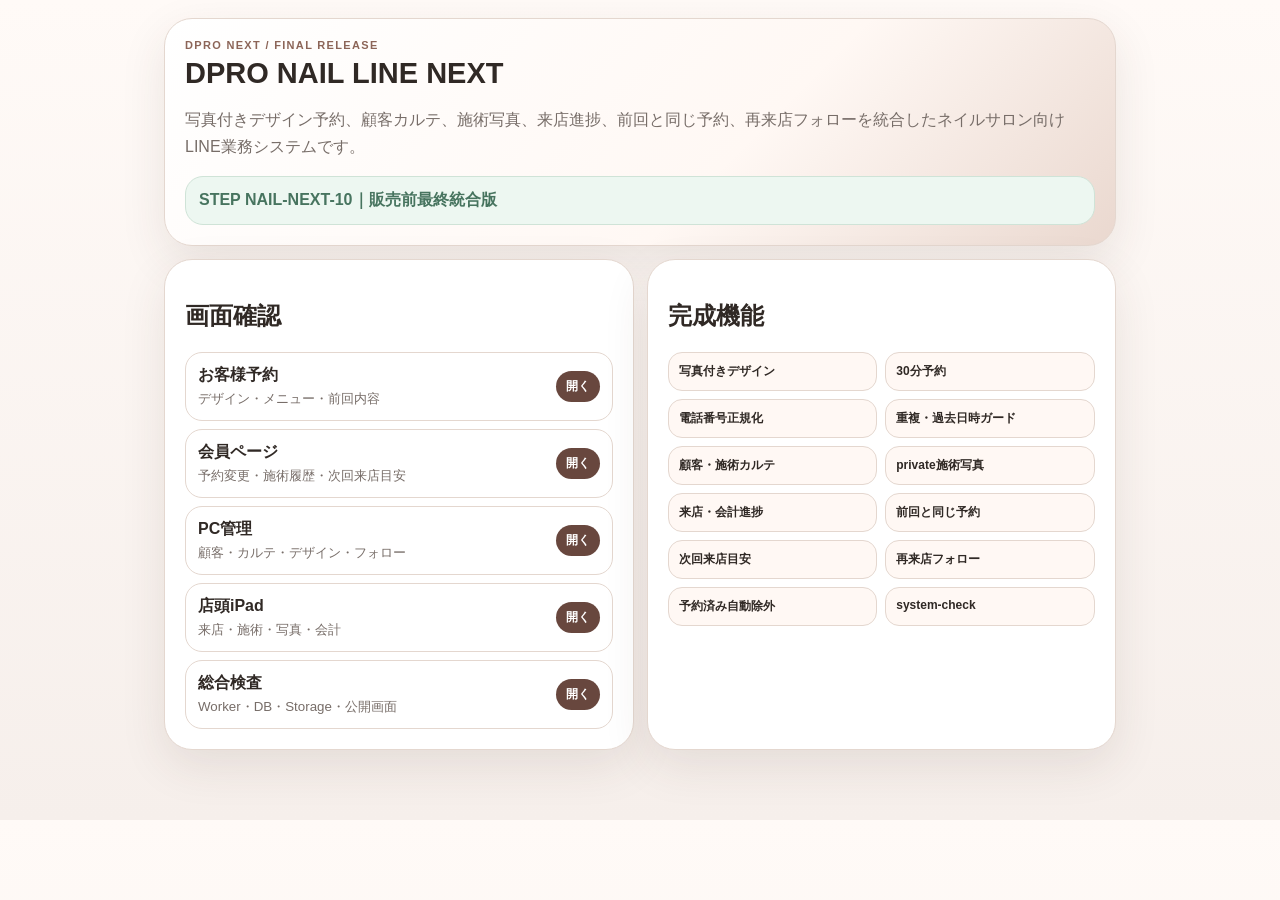
<file: release.html>
<!doctype html>
<html lang="ja"><head><meta charset="utf-8"><meta name="viewport" content="width=device-width,initial-scale=1">
<meta name="theme-color" content="#68473e"><meta name="dpro-final-version" content="STEP NAIL-NEXT-10">
<title>DPRO NAIL LINE NEXT｜完成版確認 STEP NAIL-NEXT-10</title>
<style>
:root{--b:#f6efeb;--c:#fff;--i:#302925;--m:#776d68;--l:#e4d7cf;--d:#68473e;--o:#47745f}
*{box-sizing:border-box}body{margin:0;background:linear-gradient(180deg,#fffaf7,var(--b));color:var(--i);font-family:-apple-system,BlinkMacSystemFont,"Segoe UI","Noto Sans JP",sans-serif}
.w{max-width:980px;margin:auto;padding:18px 14px 70px}.h,.p{background:var(--c);border:1px solid var(--l);border-radius:28px;padding:20px;box-shadow:0 16px 46px rgba(67,45,36,.1)}
.h{background:linear-gradient(135deg,#fff,#fff8f4 60%,#ead8cf)}.k{font-size:11px;font-weight:900;letter-spacing:.12em;color:#8c6558}h1{margin:6px 0;font-size:29px}.h p,.p p{color:var(--m);line-height:1.7}.ok{margin-top:13px;padding:13px;border-radius:18px;background:#edf7f1;border:1px solid #cfe3d7;color:var(--o);font-weight:900}
.g{display:grid;grid-template-columns:1fr 1fr;gap:13px;margin-top:13px}.links{display:grid;gap:8px}.a{display:flex;justify-content:space-between;gap:10px;align-items:center;padding:12px;border:1px solid var(--l);border-radius:17px;color:var(--i);text-decoration:none;font-weight:900}.a small{display:block;color:var(--m);margin-top:4px;font-weight:500}.a b{background:var(--d);color:#fff;border-radius:999px;padding:7px 10px;font-size:12px}
.f{display:grid;grid-template-columns:1fr 1fr;gap:8px}.f span{padding:10px;border:1px solid var(--l);border-radius:14px;background:#fff8f4;font-size:12px;font-weight:800}
@media(max-width:700px){.g,.f{grid-template-columns:1fr}h1{font-size:24px}}
</style>  <meta name="dpro-product-ready-version" content="NAIL-PR1-20260822">
</head><body>
<div id="dproFinalVersion" data-version="STEP NAIL-NEXT-10" hidden>STEP NAIL-NEXT-10</div>
<div class="w"><header class="h"><div class="k">DPRO NEXT / FINAL RELEASE</div><h1>DPRO NAIL LINE NEXT</h1>
<p>写真付きデザイン予約、顧客カルテ、施術写真、来店進捗、前回と同じ予約、再来店フォローを統合したネイルサロン向けLINE業務システムです。</p>
<div class="ok">STEP NAIL-NEXT-10｜販売前最終統合版</div></header>
<div class="g"><section class="p"><h2>画面確認</h2><div class="links">
<a class="a" href="./index.html?v=nail-next-10"><span>お客様予約<small>デザイン・メニュー・前回内容</small></span><b>開く</b></a>
<a class="a" href="./member.html?v=nail-next-10"><span>会員ページ<small>予約変更・施術履歴・次回来店目安</small></span><b>開く</b></a>
<a class="a" href="./owner.html?v=nail-next-10"><span>PC管理<small>顧客・カルテ・デザイン・フォロー</small></span><b>開く</b></a>
<a class="a" href="./owner-ipad.html?v=nail-next-10"><span>店頭iPad<small>来店・施術・写真・会計</small></span><b>開く</b></a>
<a class="a" href="./system-check.html?v=nail-next-10"><span>総合検査<small>Worker・DB・Storage・公開画面</small></span><b>開く</b></a>
</div></section><section class="p"><h2>完成機能</h2><div class="f">
<span>写真付きデザイン</span><span>30分予約</span><span>電話番号正規化</span><span>重複・過去日時ガード</span>
<span>顧客・施術カルテ</span><span>private施術写真</span><span>来店・会計進捗</span><span>前回と同じ予約</span>
<span>次回来店目安</span><span>再来店フォロー</span><span>予約済み自動除外</span><span>system-check</span>
</div></section></div></div><script src="nail-pr1-security.js?v=NAIL-PR1-20260822"></script>
</body></html>
</file>
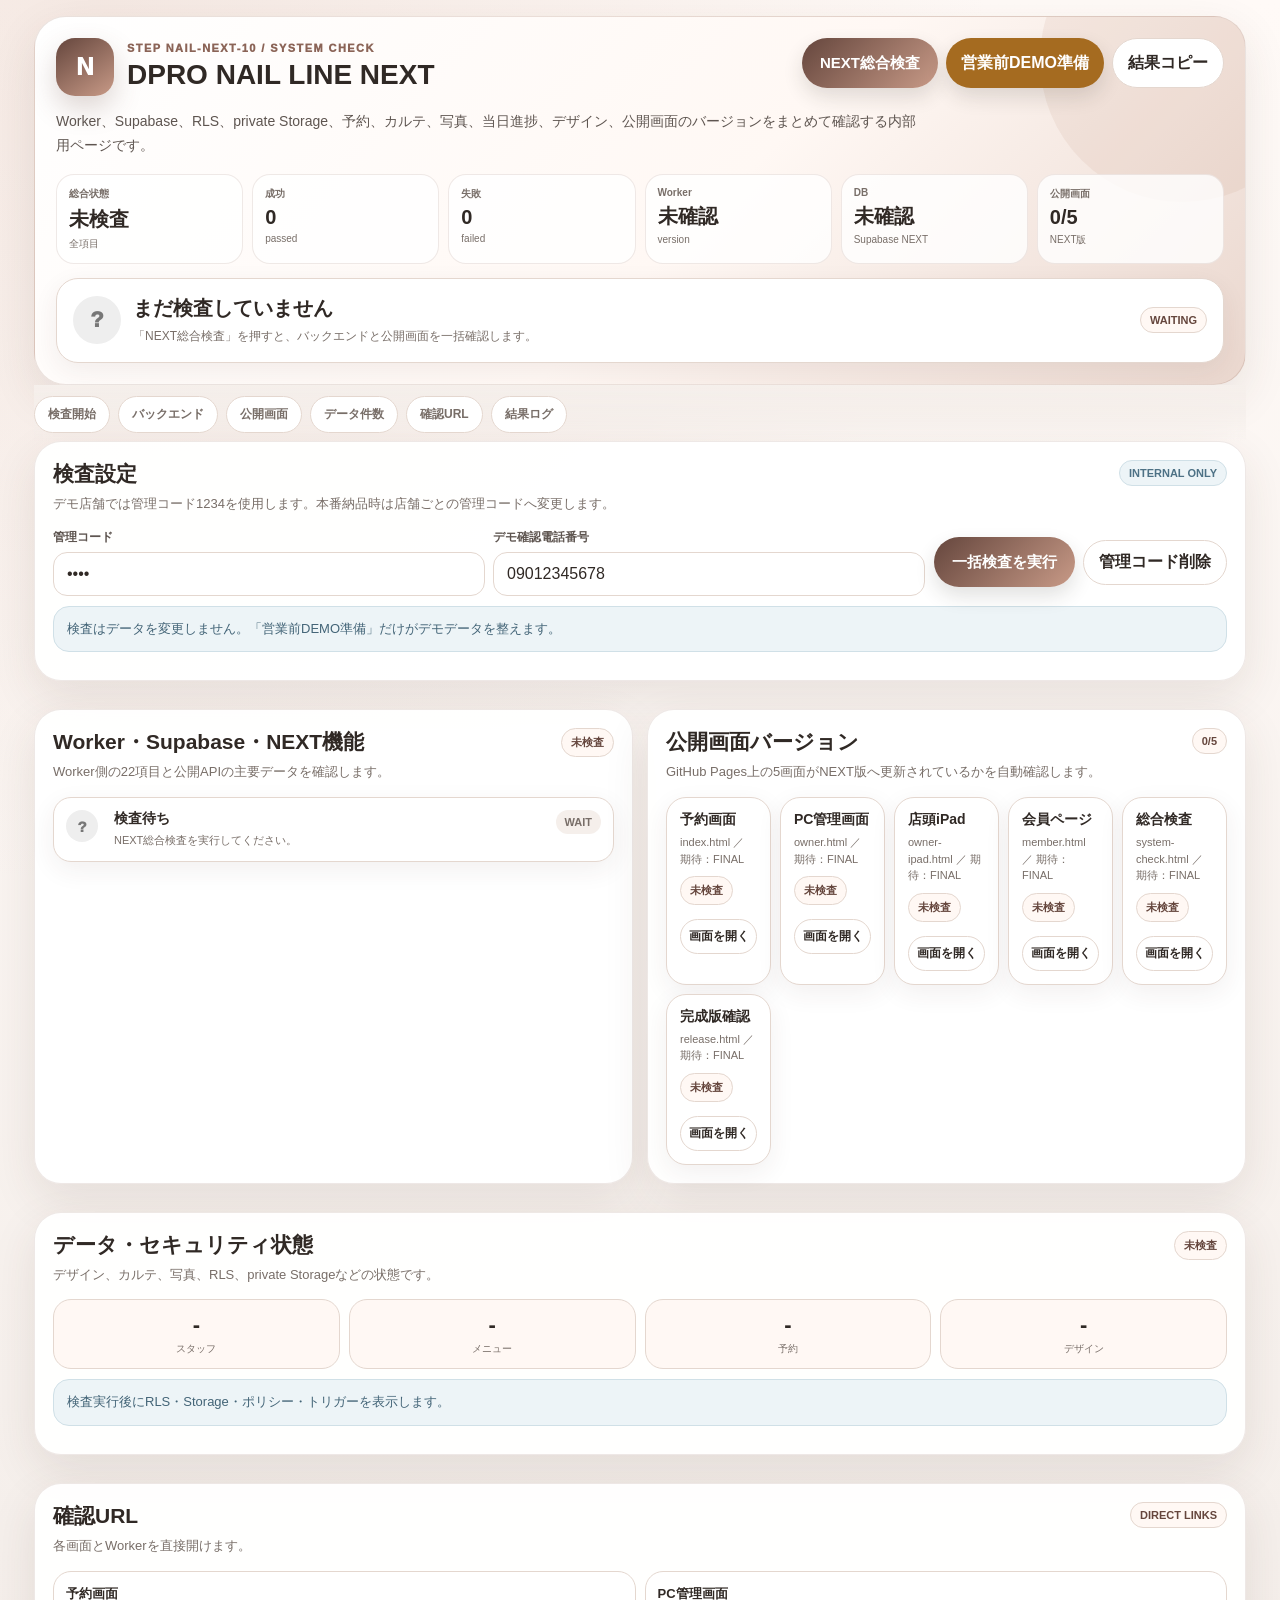
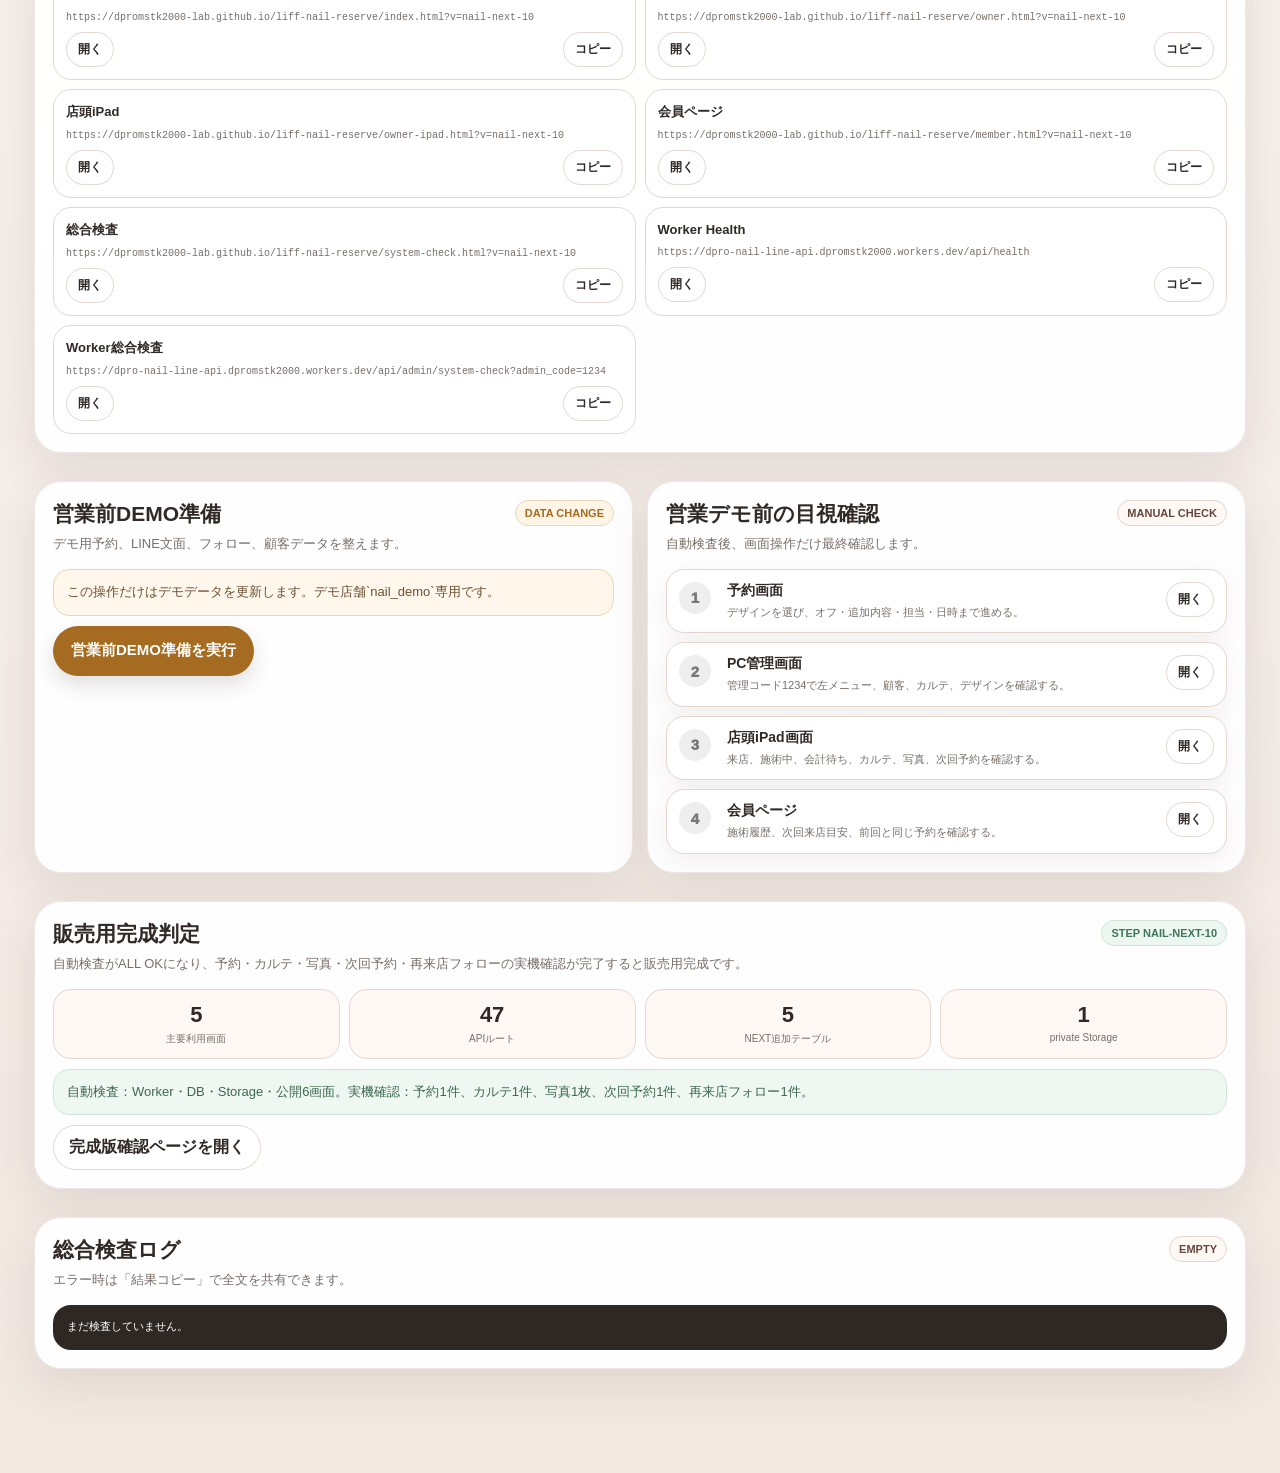
<file: system-check.html>
<!doctype html>
<html lang="ja">
<head>
  <meta charset="utf-8">
  <meta name="viewport" content="width=device-width,initial-scale=1,viewport-fit=cover">
  <meta name="theme-color" content="#68473e">
  <title>DPRO NAIL LINE NEXT｜総合検査 STEP NAIL-NEXT-10</title>
  <meta name="description" content="DPRO NAIL LINE NEXTのWorker、Supabase、Storage、予約、カルテ、写真、進捗、公開画面を一括検査する内部用画面">
  <style>
    :root{
      --bg:#f5efeb;--card:#fff;--ink:#302925;--muted:#786e68;--line:#e4d7cf;
      --brand:#8b6457;--brand-deep:#65463d;--brand2:#c89a87;--soft:#fff8f4;
      --ok:#3f765c;--warn:#a56b20;--danger:#ae514a;--info:#4d7185;
      --shadow:0 16px 46px rgba(67,45,36,.10);--soft-shadow:0 8px 26px rgba(67,45,36,.07);
      --radius:25px;
    }
    *{box-sizing:border-box}
    html{scroll-behavior:smooth}
    body{margin:0;min-height:100vh;color:var(--ink);font-family:-apple-system,BlinkMacSystemFont,"Segoe UI","Noto Sans JP",Helvetica,Arial,sans-serif;background:
      radial-gradient(circle at 8% 0%,rgba(200,154,135,.18),transparent 27%),
      linear-gradient(180deg,#fffaf7 0%,var(--bg) 50%,#f2e8e2 100%)}
    button,input{font:inherit}button{cursor:pointer}
    button:focus-visible,input:focus-visible,a:focus-visible{outline:3px solid rgba(139,100,87,.22);outline-offset:2px}
    a{color:inherit}.hidden{display:none!important}.muted{color:var(--muted)}
    .wrap{max-width:1240px;margin:0 auto;padding:16px 14px 90px}
    .hero{position:relative;overflow:hidden;background:linear-gradient(135deg,#fff 0%,#fff8f4 55%,#ead7ce 100%);border:1px solid rgba(139,100,87,.18);border-radius:32px;padding:21px;box-shadow:var(--shadow)}
    .hero:after{content:"";position:absolute;right:-80px;top:-100px;width:285px;height:285px;border-radius:50%;background:rgba(200,154,135,.14)}
    .topbar{position:relative;z-index:1;display:flex;align-items:flex-start;justify-content:space-between;gap:16px}
    .brand{display:flex;gap:13px;align-items:center}.logo{width:58px;height:58px;border-radius:19px;display:grid;place-items:center;color:#fff;background:linear-gradient(145deg,var(--brand-deep),var(--brand2));font-size:24px;font-weight:1000;box-shadow:0 12px 28px rgba(101,70,61,.22)}
    .kicker{font-size:11px;font-weight:950;letter-spacing:.13em;color:var(--brand);margin-bottom:4px}.brand h1{margin:0;font-size:28px;line-height:1.2}.lead{position:relative;z-index:1;margin:14px 0 0;color:#5e5550;font-size:14px;line-height:1.7;max-width:870px}
    .actions{display:flex;gap:8px;flex-wrap:wrap;justify-content:flex-end}.btn{border:0;border-radius:999px;padding:11px 15px;font-weight:900;background:var(--ink);color:#fff;display:inline-flex;align-items:center;justify-content:center;gap:7px;text-decoration:none;white-space:nowrap;box-shadow:0 9px 20px rgba(46,41,38,.14)}
    .btn.secondary{background:#fff;color:var(--ink);border:1px solid var(--line);box-shadow:none}.btn.brand{background:linear-gradient(135deg,var(--brand-deep),var(--brand2))}.btn.ok{background:var(--ok)}.btn.warn{background:var(--warn)}.btn.danger{background:var(--danger)}.btn.info{background:var(--info)}.btn.small{padding:8px 11px;font-size:12px}.btn.large{min-height:50px;padding:13px 18px;font-size:15px}.btn:disabled{opacity:.45;cursor:not-allowed}
    .stats{position:relative;z-index:1;display:grid;grid-template-columns:repeat(6,minmax(0,1fr));gap:9px;margin-top:16px}.stat{background:rgba(255,255,255,.80);border:1px solid rgba(139,100,87,.14);border-radius:18px;padding:12px}.stat small{display:block;color:var(--muted);font-size:10px;font-weight:850}.stat b{display:block;font-size:20px;margin-top:5px}.stat span{display:block;color:var(--muted);font-size:10px;margin-top:4px}
    .overall{margin-top:14px;border-radius:22px;padding:16px;background:#fff;border:1px solid var(--line);display:flex;align-items:center;justify-content:space-between;gap:12px;box-shadow:var(--soft-shadow)}
    .overall.good{background:#eef8f2;border-color:#cce5d6}.overall.bad{background:#fff0ef;border-color:#edc8c4}.overall.running{background:#fff7e9;border-color:#ead6b4}
    .overall-mark{width:48px;height:48px;border-radius:50%;display:grid;place-items:center;background:#eee;color:#777;font-size:22px;font-weight:1000;flex:0 0 auto}.overall.good .overall-mark{background:#d8efe1;color:var(--ok)}.overall.bad .overall-mark{background:#f5d9d6;color:var(--danger)}.overall.running .overall-mark{background:#f3e3bd;color:var(--warn)}
    .overall-text{flex:1}.overall-text h2{margin:0;font-size:20px}.overall-text p{margin:5px 0 0;color:var(--muted);font-size:12px;line-height:1.6}
    .nav{position:sticky;top:0;z-index:30;display:flex;gap:8px;overflow:auto;padding:11px 0 8px;background:linear-gradient(180deg,rgba(245,239,235,.98),rgba(245,239,235,.82),transparent);backdrop-filter:blur(8px)}
    .nav a{border:1px solid var(--line);background:#fff;color:var(--muted);border-radius:999px;padding:9px 13px;font-size:12px;font-weight:900;white-space:nowrap;text-decoration:none}
    .grid{display:grid;grid-template-columns:minmax(0,1fr) minmax(0,1fr);gap:14px}.panel{background:rgba(255,255,255,.95);border:1px solid rgba(139,100,87,.15);border-radius:27px;box-shadow:var(--shadow);padding:18px;margin-bottom:14px}.full{grid-column:1/-1}
    .section-head{display:flex;align-items:flex-start;justify-content:space-between;gap:13px;margin-bottom:14px}.section-head h2{margin:0;font-size:21px}.section-head p{margin:6px 0 0;color:var(--muted);font-size:13px;line-height:1.6}
    .badge{display:inline-flex;align-items:center;border-radius:999px;padding:6px 9px;font-size:11px;font-weight:900;background:var(--soft);border:1px solid var(--line);color:var(--brand-deep)}.badge.ok{background:#edf7f1;border-color:#cfe3d7;color:var(--ok)}.badge.warn{background:#fff5e7;border-color:#ead9b9;color:var(--warn)}.badge.info{background:#edf4f7;border-color:#d0e0e7;color:var(--info)}.badge.danger{background:#fff0ef;border-color:#efcbc6;color:var(--danger)}
    .field label{display:block;font-size:12px;font-weight:900;color:#5e5550;margin-bottom:6px}.field input{width:100%;border:1px solid var(--line);background:#fff;border-radius:14px;padding:12px 13px;color:var(--ink);outline:none}.field input:focus{border-color:var(--brand);box-shadow:0 0 0 3px rgba(139,100,87,.13)}
    .toolbar{display:flex;align-items:center;justify-content:space-between;gap:9px;flex-wrap:wrap}.toolbar-left,.toolbar-right{display:flex;align-items:center;gap:8px;flex-wrap:wrap}
    .checks{display:grid;gap:9px}.check{display:grid;grid-template-columns:38px minmax(0,1fr) auto;gap:10px;align-items:start;background:#fff;border:1px solid var(--line);border-radius:18px;padding:12px;box-shadow:var(--soft-shadow)}
    .check-icon{width:32px;height:32px;border-radius:50%;display:grid;place-items:center;background:#eee;color:#777;font-size:15px;font-weight:1000}.check.ok .check-icon{background:#dff2e6;color:var(--ok)}.check.ng .check-icon{background:#f6dcda;color:var(--danger)}.check.running .check-icon{background:#f5e7c7;color:var(--warn)}
    .check h3{margin:0;font-size:14px}.check p{margin:4px 0 0;color:var(--muted);font-size:11px;line-height:1.5;word-break:break-word}.check .result{font-size:11px;font-weight:900;border-radius:999px;padding:6px 9px;background:#f5efeb;color:var(--muted);white-space:nowrap}.check.ok .result{background:#edf7f1;color:var(--ok)}.check.ng .result{background:#fff0ef;color:var(--danger)}
    .screen-grid{display:grid;grid-template-columns:repeat(5,minmax(0,1fr));gap:9px}.screen-card{background:#fff;border:1px solid var(--line);border-radius:20px;padding:13px;box-shadow:var(--soft-shadow)}.screen-card h3{margin:0;font-size:14px}.screen-card p{margin:5px 0;color:var(--muted);font-size:11px;line-height:1.5}.screen-card .state{margin:9px 0}.screen-card .btn{width:100%;margin-top:5px}
    .count-grid{display:grid;grid-template-columns:repeat(4,minmax(0,1fr));gap:9px}.count-card{background:var(--soft);border:1px solid var(--line);border-radius:18px;padding:12px;text-align:center}.count-card b{display:block;font-size:22px}.count-card span{display:block;color:var(--muted);font-size:10px;margin-top:4px}
    .notice{padding:12px 13px;border-radius:16px;background:#fff7eb;border:1px solid #ead6b5;color:#6b5134;font-size:13px;line-height:1.6;margin:10px 0}.notice.ok{background:#eef7f2;border-color:#cfe5d8;color:#3e684f}.notice.err{background:#fff0ef;border-color:#efcbc6;color:#944942}.notice.info{background:#edf4f7;border-color:#d0e0e7;color:#436477}
    .url-list{display:grid;grid-template-columns:repeat(2,minmax(0,1fr));gap:9px}.url-card{border:1px solid var(--line);background:#fff;border-radius:18px;padding:12px}.url-card strong{font-size:13px}.url-card code{display:block;margin:7px 0;word-break:break-all;font-size:10px;color:var(--muted);line-height:1.5}
    pre{margin:0;white-space:pre-wrap;word-break:break-word;background:#2e2825;color:#fff;border-radius:18px;padding:14px;max-height:480px;overflow:auto;font-size:11px;line-height:1.55}
    .toast{position:fixed;right:15px;bottom:15px;z-index:240;background:#2b2522;color:#fff;border-radius:17px;padding:13px 15px;box-shadow:0 20px 60px rgba(0,0,0,.25);max-width:min(460px,calc(100vw - 30px));display:none;line-height:1.55}.toast.show{display:block}.toast.err{background:#923f3f}.toast.ok{background:#35664e}
    @media(max-width:1040px){.stats{grid-template-columns:repeat(3,1fr)}.screen-grid{grid-template-columns:repeat(2,1fr)}}
    @media(max-width:800px){.grid{grid-template-columns:1fr}.full{grid-column:auto}.url-list{grid-template-columns:1fr}.count-grid{grid-template-columns:repeat(2,1fr)}}
    @media(max-width:620px){.wrap{padding:10px 10px 82px}.hero{border-radius:25px;padding:16px}.topbar{display:block}.actions{justify-content:flex-start;margin-top:12px}.brand h1{font-size:23px}.stats{grid-template-columns:repeat(2,1fr)}.screen-grid{grid-template-columns:1fr}.check{grid-template-columns:34px 1fr}.check .result{grid-column:2}.overall{align-items:flex-start}.toolbar-left,.toolbar-right{width:100%}.toolbar .btn{flex:1}}
  </style>
  <meta name="dpro-final-version" content="STEP NAIL-NEXT-10">
  <meta name="dpro-product-ready-version" content="NAIL-PR1-20260822">
</head>
<body>
  <div id="dproFinalVersion" data-version="STEP NAIL-NEXT-10" hidden>STEP NAIL-NEXT-10</div>
  <div class="wrap">
    <header class="hero">
      <div class="topbar">
        <div class="brand">
          <div class="logo">N</div>
          <div><div class="kicker">STEP NAIL-NEXT-10 / SYSTEM CHECK</div><h1>DPRO NAIL LINE NEXT</h1></div>
        </div>
        <div class="actions">
          <button class="btn brand large" onclick="runAllChecks()">NEXT総合検査</button>
          <button class="btn warn" onclick="prepareDemo()">営業前DEMO準備</button>
          <button class="btn secondary" onclick="copyResult()">結果コピー</button>
        </div>
      </div>
      <p class="lead">Worker、Supabase、RLS、private Storage、予約、カルテ、写真、当日進捗、デザイン、公開画面のバージョンをまとめて確認する内部用ページです。</p>
      <div class="stats">
        <div class="stat"><small>総合状態</small><b id="statOverall">未検査</b><span>全項目</span></div>
        <div class="stat"><small>成功</small><b id="statPassed">0</b><span>passed</span></div>
        <div class="stat"><small>失敗</small><b id="statFailed">0</b><span>failed</span></div>
        <div class="stat"><small>Worker</small><b id="statWorker">未確認</b><span id="statWorkerVersion">version</span></div>
        <div class="stat"><small>DB</small><b id="statDb">未確認</b><span>Supabase NEXT</span></div>
        <div class="stat"><small>公開画面</small><b id="statScreens">0/5</b><span>NEXT版</span></div>
      </div>
      <div id="overallBox" class="overall">
        <div class="overall-mark">?</div>
        <div class="overall-text"><h2 id="overallTitle">まだ検査していません</h2><p id="overallText">「NEXT総合検査」を押すと、バックエンドと公開画面を一括確認します。</p></div>
        <span id="overallBadge" class="badge">WAITING</span>
      </div>
    </header>

    <nav class="nav">
      <a href="#control">検査開始</a>
      <a href="#backend">バックエンド</a>
      <a href="#screens">公開画面</a>
      <a href="#data">データ件数</a>
      <a href="#urls">確認URL</a>
      <a href="#logPanel">結果ログ</a>
    </nav>

    <main class="grid">
      <section id="control" class="panel full">
        <div class="section-head"><div><h2>検査設定</h2><p>デモ店舗では管理コード1234を使用します。本番納品時は店舗ごとの管理コードへ変更します。</p></div><span class="badge info">INTERNAL ONLY</span></div>
        <div class="toolbar">
          <div class="toolbar-left" style="flex:1">
            <div class="field" style="min-width:230px;flex:1"><label>管理コード</label><input id="adminCode" type="password" inputmode="numeric" value="1234"></div>
            <div class="field" style="min-width:230px;flex:1"><label>デモ確認電話番号</label><input id="demoPhone" inputmode="tel" value="09012345678"></div>
          </div>
          <div class="toolbar-right">
            <button class="btn brand large" onclick="runAllChecks()">一括検査を実行</button>
            <button class="btn secondary" onclick="clearAdminCode()">管理コード削除</button>
          </div>
        </div>
        <div id="controlMessage" class="notice info">検査はデータを変更しません。「営業前DEMO準備」だけがデモデータを整えます。</div>
      </section>

      <section id="backend" class="panel">
        <div class="section-head"><div><h2>Worker・Supabase・NEXT機能</h2><p>Worker側の22項目と公開APIの主要データを確認します。</p></div><span id="backendBadge" class="badge">未検査</span></div>
        <div id="backendChecks" class="checks"><div class="check"><span class="check-icon">?</span><div><h3>検査待ち</h3><p>NEXT総合検査を実行してください。</p></div><span class="result">WAIT</span></div></div>
      </section>

      <section id="screens" class="panel">
        <div class="section-head"><div><h2>公開画面バージョン</h2><p>GitHub Pages上の5画面がNEXT版へ更新されているかを自動確認します。</p></div><span id="screenBadge" class="badge">0/5</span></div>
        <div id="screenGrid" class="screen-grid"></div>
      </section>

      <section id="data" class="panel full">
        <div class="section-head"><div><h2>データ・セキュリティ状態</h2><p>デザイン、カルテ、写真、RLS、private Storageなどの状態です。</p></div><span id="dataBadge" class="badge">未検査</span></div>
        <div id="countGrid" class="count-grid">
          <div class="count-card"><b>-</b><span>スタッフ</span></div><div class="count-card"><b>-</b><span>メニュー</span></div><div class="count-card"><b>-</b><span>予約</span></div><div class="count-card"><b>-</b><span>デザイン</span></div>
        </div>
        <div id="securityNotice" class="notice info">検査実行後にRLS・Storage・ポリシー・トリガーを表示します。</div>
      </section>

      <section id="urls" class="panel full">
        <div class="section-head"><div><h2>確認URL</h2><p>各画面とWorkerを直接開けます。</p></div><span class="badge">DIRECT LINKS</span></div>
        <div id="urlList" class="url-list"></div>
      </section>

      <section class="panel">
        <div class="section-head"><div><h2>営業前DEMO準備</h2><p>デモ用予約、LINE文面、フォロー、顧客データを整えます。</p></div><span class="badge warn">DATA CHANGE</span></div>
        <div class="notice">この操作だけはデモデータを更新します。デモ店舗`nail_demo`専用です。</div>
        <button id="demoPrepareBtn" class="btn warn large" onclick="prepareDemo()">営業前DEMO準備を実行</button>
        <div id="demoMessage"></div>
      </section>

      <section class="panel">
        <div class="section-head"><div><h2>営業デモ前の目視確認</h2><p>自動検査後、画面操作だけ最終確認します。</p></div><span class="badge">MANUAL CHECK</span></div>
        <div class="checks">
          <div class="check"><span class="check-icon">1</span><div><h3>予約画面</h3><p>デザインを選び、オフ・追加内容・担当・日時まで進める。</p></div><a class="btn secondary small" target="_blank" href="./index.html?v=nail-next-10">開く</a></div>
          <div class="check"><span class="check-icon">2</span><div><h3>PC管理画面</h3><p>管理コード1234で左メニュー、顧客、カルテ、デザインを確認する。</p></div><a class="btn secondary small" target="_blank" href="./owner.html?v=nail-next-10">開く</a></div>
          <div class="check"><span class="check-icon">3</span><div><h3>店頭iPad画面</h3><p>来店、施術中、会計待ち、カルテ、写真、次回予約を確認する。</p></div><a class="btn secondary small" target="_blank" href="./owner-ipad.html?v=nail-next-10">開く</a></div>
          <div class="check"><span class="check-icon">4</span><div><h3>会員ページ</h3><p>施術履歴、次回来店目安、前回と同じ予約を確認する。</p></div><a class="btn secondary small" target="_blank" href="./member.html?v=nail-next-10">開く</a></div>
        </div>
      </section>

      <section id="finalRelease" class="panel full">
        <div class="section-head"><div><h2>販売用完成判定</h2><p>自動検査がALL OKになり、予約・カルテ・写真・次回予約・再来店フォローの実機確認が完了すると販売用完成です。</p></div><span class="badge ok">STEP NAIL-NEXT-10</span></div>
        <div class="count-grid"><div class="count-card"><b>5</b><span>主要利用画面</span></div><div class="count-card"><b>47</b><span>APIルート</span></div><div class="count-card"><b>5</b><span>NEXT追加テーブル</span></div><div class="count-card"><b>1</b><span>private Storage</span></div></div>
        <div class="notice ok">自動検査：Worker・DB・Storage・公開6画面。実機確認：予約1件、カルテ1件、写真1枚、次回予約1件、再来店フォロー1件。</div>
        <a class="btn secondary" target="_blank" href="./release.html?v=nail-next-10">完成版確認ページを開く</a>
      </section>

      <section id="logPanel" class="panel full">
        <div class="section-head"><div><h2>総合検査ログ</h2><p>エラー時は「結果コピー」で全文を共有できます。</p></div><span id="logBadge" class="badge">EMPTY</span></div>
        <pre id="log">まだ検査していません。</pre>
      </section>
    </main>
  </div>

  <div id="toast" class="toast"></div>

  <script src="nail-pr1-security.js?v=NAIL-PR1-20260822"></script>
<script>
    "use strict";
    const API_BASE="https://dpro-nail-line-api.dpromstk2000.workers.dev";
    const SHOP_CODE="nail_demo";
    const PAGE_BASE="https://dpromstk2000-lab.github.io/liff-nail-reserve/";
    const EXPECTED_WORKER="NAIL-PR1-SECURITY-BOUNDARY-20260822";
    const SCREENS=[
      {key:"customer",label:"予約画面",file:"index.html",marker:"STEP NAIL-NEXT-10",expected:"FINAL"},
      {key:"owner",label:"PC管理画面",file:"owner.html",marker:"STEP NAIL-NEXT-10",expected:"FINAL"},
      {key:"ipad",label:"店頭iPad",file:"owner-ipad.html",marker:"STEP NAIL-NEXT-10",expected:"FINAL"},
      {key:"member",label:"会員ページ",file:"member.html",marker:"STEP NAIL-NEXT-10",expected:"FINAL"},
      {key:"check",label:"総合検査",file:"system-check.html",marker:"STEP NAIL-NEXT-10",expected:"FINAL"},
      {key:"release",label:"完成版確認",file:"release.html",marker:"STEP NAIL-NEXT-10",expected:"FINAL"}
    ];
    const state={backend:null,screens:[],extra:[],result:null,running:false};
    const $=id=>document.getElementById(id);
    const esc=v=>String(v??"").replace(/[&<>"']/g,s=>({"&":"&amp;","<":"&lt;",">":"&gt;",'"':"&quot;","'":"&#39;"}[s]));
    const normalizePhone=v=>{let s=String(v||"").normalize("NFKC").replace(/[^\d+]/g,"");if(s.startsWith("+81"))s="0"+s.slice(3);else if(s.startsWith("0081"))s="0"+s.slice(4);else if(s.startsWith("81")&&s.length>=11&&!s.startsWith("810"))s="0"+s.slice(2);return s.replace(/\D/g,"")};
    const today=()=>new Intl.DateTimeFormat("sv-SE",{timeZone:"Asia/Tokyo"}).format(new Date());
    function toast(msg,type=""){const el=$("toast");el.textContent=msg;el.className="toast show "+type;clearTimeout(toast.timer);toast.timer=setTimeout(()=>el.className="toast",3600)}
    function code(){return $("adminCode").value.trim()}
    function buildUrl(path,params={}){const u=new URL(API_BASE+path);Object.entries(params).forEach(([k,v])=>{if(v!==undefined&&v!==null&&v!=="")u.searchParams.set(k,v)});return u.toString()}
    async function getJson(path,params={}){const r=await fetch(buildUrl(path,params),{cache:"no-store"});const d=await r.json().catch(()=>({}));if(!r.ok||d.ok===false)throw new Error(d.error||d.message||`HTTP ${r.status}`);return d}
    async function postJson(path,body={}){const r=await fetch(API_BASE+path,{method:"POST",headers:{"Content-Type":"application/json"},body:JSON.stringify(body)});const d=await r.json().catch(()=>({}));if(!r.ok||d.ok===false)throw new Error(d.error||d.message||`HTTP ${r.status}`);return d}
    function clearAdminCode(){$("adminCode").value="";localStorage.removeItem("DPRO_NAIL_SYSTEM_CHECK_ADMIN_CODE");toast("管理コードを削除しました。")}
    function setOverall(mode,title,text){
      const box=$("overallBox");box.className="overall "+mode;box.querySelector(".overall-mark").textContent=mode==="good"?"✓":mode==="bad"?"×":mode==="running"?"…":"?";
      $("overallTitle").textContent=title;$("overallText").textContent=text;$("overallBadge").className="badge "+(mode==="good"?"ok":mode==="bad"?"danger":mode==="running"?"warn":"");$("overallBadge").textContent=mode==="good"?"ALL OK":mode==="bad"?"CHECK REQUIRED":mode==="running"?"RUNNING":"WAITING";
    }
    function renderScreenPlaceholders(){
      $("screenGrid").innerHTML=SCREENS.map(s=>`<article class="screen-card" id="screen-${s.key}"><h3>${esc(s.label)}</h3><p>${esc(s.file)} ／ 期待：${esc(s.expected)}</p><div class="state"><span class="badge">未検査</span></div><a class="btn secondary small" target="_blank" rel="noopener" href="${PAGE_BASE+s.file}?v=nail-next-10">画面を開く</a></article>`).join("");
    }
    function renderUrls(){
      const urls=[
        ["予約画面",PAGE_BASE+"index.html?v=nail-next-10"],
        ["PC管理画面",PAGE_BASE+"owner.html?v=nail-next-10"],
        ["店頭iPad",PAGE_BASE+"owner-ipad.html?v=nail-next-10"],
        ["会員ページ",PAGE_BASE+"member.html?v=nail-next-10"],
        ["総合検査",PAGE_BASE+"system-check.html?v=nail-next-10"],
        ["Worker Health",API_BASE+"/api/health"],
        ["Worker総合検査",API_BASE+"/api/admin/system-check?admin_code=1234"]
      ];
      $("urlList").innerHTML=urls.map(([label,url])=>`<div class="url-card"><strong>${esc(label)}</strong><code>${esc(url)}</code><div class="toolbar"><a class="btn secondary small" target="_blank" rel="noopener" href="${esc(url)}">開く</a><button class="btn secondary small" onclick='copyText(${JSON.stringify(url)})'>コピー</button></div></div>`).join("");
    }
    async function copyText(text){try{await navigator.clipboard.writeText(text);toast("コピーしました。","ok")}catch(e){toast("コピーに失敗しました。","err")}}
    function renderBackend(items){
      const rows=items||[];$("backendChecks").innerHTML=rows.length?rows.map(x=>`<article class="check ${x.ok?"ok":"ng"}"><span class="check-icon">${x.ok?"✓":"×"}</span><div><h3>${esc(x.label||x.key)}</h3><p>${esc(typeof x.detail==="string"?x.detail:JSON.stringify(x.detail??""))}</p></div><span class="result">${x.ok?"OK":"NG"}</span></article>`).join(""):'<div class="check ng"><span class="check-icon">×</span><div><h3>検査結果なし</h3><p>Workerから項目を取得できませんでした。</p></div><span class="result">NG</span></div>';
      const ok=rows.length&&rows.every(x=>x.ok);$("backendBadge").className="badge "+(ok?"ok":"danger");$("backendBadge").textContent=ok?`${rows.length}項目OK`:"要確認";
    }
    async function checkScreens(){
      const results=[];
      await Promise.all(SCREENS.map(async s=>{
        const card=$("screen-"+s.key);card.querySelector(".state").innerHTML='<span class="badge warn">確認中</span>';
        try{
          const r=await fetch(PAGE_BASE+s.file+"?v="+Date.now(),{cache:"no-store"});const text=await r.text();const ok=r.ok&&text.includes(s.marker);
          const item={...s,ok,http_status:r.status,marker_found:text.includes(s.marker)};results.push(item);
          card.querySelector(".state").innerHTML=`<span class="badge ${ok?"ok":"danger"}">${ok?"OK":"NG"} / HTTP ${r.status}</span>`;
        }catch(e){
          results.push({...s,ok:false,error:e.message});card.querySelector(".state").innerHTML='<span class="badge danger">取得失敗</span>';
        }
      }));
      state.screens=SCREENS.map(s=>results.find(r=>r.key===s.key)||({...s,ok:false,error:"結果なし"}));
      const passed=state.screens.filter(x=>x.ok).length;$("screenBadge").className="badge "+(passed===SCREENS.length?"ok":"danger");$("screenBadge").textContent=`${passed}/${SCREENS.length}`;$("statScreens").textContent=`${passed}/${SCREENS.length}`;
      return state.screens;
    }
    async function runExtraChecks(){
      const admin=code(),phone=normalizePhone($("demoPhone").value);
      const tests=[
        {key:"health",label:"Worker Health",run:()=>getJson("/api/health")},
        {key:"status",label:"店舗設定",run:()=>getJson("/api/public/status",{shop_code:SHOP_CODE})},
        {key:"services",label:"公開メニュー",run:()=>getJson("/api/public/services",{shop_code:SHOP_CODE})},
        {key:"options",label:"公開オプション",run:()=>getJson("/api/public/options",{shop_code:SHOP_CODE})},
        {key:"staff",label:"公開スタッフ",run:()=>getJson("/api/public/staff",{shop_code:SHOP_CODE})},
        {key:"designs",label:"公開デザイン",run:()=>getJson("/api/public/designs",{shop_code:SHOP_CODE})},
        {key:"settings",label:"管理設定",run:()=>getJson("/api/admin/settings",{shop_code:SHOP_CODE,admin_code:admin})},
        {key:"day",label:"本日の管理データ",run:()=>getJson("/api/admin/day",{shop_code:SHOP_CODE,admin_code:admin,date:today()})},
        {key:"member",label:"デモ会員検索",run:()=>getJson("/api/public/customer",{shop_code:SHOP_CODE,phone})}
      ];
      const results=[];
      for(const t of tests){
        try{
          const d=await t.run();let detail="ok";
          if(t.key==="services")detail=`${(d.services||[]).length} menus`;
          if(t.key==="options")detail=`${(d.options||[]).length} options`;
          if(t.key==="staff")detail=`${(d.staff||[]).length} staff`;
          if(t.key==="designs")detail=`${(d.designs||[]).length} designs`;
          if(t.key==="day")detail=`${(d.today_reservations||[]).length} reservations / ${(d.today_tasks||[]).length} tasks`;
          if(t.key==="member")detail=d.found?`customer found / ${(d.reservations||[]).length} reservations`:"customer not found";
          results.push({key:t.key,label:t.label,ok:true,detail,data:d});
        }catch(e){results.push({key:t.key,label:t.label,ok:false,detail:e.message})}
      }
      state.extra=results;return results;
    }
    function renderCounts(data){
      const c=data?.counts||{},db=data?.database||{},dbc=db.counts||{};
      const cards=[
        ["スタッフ",c.staff??"-"],["メニュー",c.services??"-"],["オプション",c.options??"-"],["顧客",c.customers??"-"],
        ["予約",c.reservations??"-"],["デザイン",c.designs??dbc.design_catalog??"-"],["カルテ",c.treatments??dbc.treatment_records??"-"],["施術写真",dbc.treatment_photos??"-"]
      ];
      $("countGrid").innerHTML=cards.map(([label,value])=>`<div class="count-card"><b>${esc(value)}</b><span>${esc(label)}</span></div>`).join("");
      const rls=db.rls||{},storage=db.storage||{},policies=db.policies||{},triggers=db.triggers||{};
      const securityOk=Boolean(rls.ok&&storage.ok&&storage.private&&policies.ok&&triggers.ok);
      $("securityNotice").className="notice "+(securityOk?"ok":"err");
      $("securityNotice").innerHTML=`RLS：${esc(rls.enabled_tables??"-")}/${esc(rls.required_tables??"-")} ／ Storage：${storage.exists?"存在":"未確認"}・${storage.private?"private":"public/未確認"} ／ ポリシー：${esc(policies.count??"-")}件 ／ トリガー：${esc(triggers.count??"-")}件`;
      $("dataBadge").className="badge "+(securityOk?"ok":"danger");$("dataBadge").textContent=securityOk?"SECURE OK":"要確認";
    }
    async function runAllChecks(){
      if(state.running)return;
      const admin=code();if(!admin){toast("管理コードを入力してください。","err");return}
      state.running=true;localStorage.setItem("DPRO_NAIL_SYSTEM_CHECK_ADMIN_CODE",admin);
      setOverall("running","総合検査を実行中","Worker・Supabase・公開画面を確認しています。");
      $("controlMessage").className="notice info";$("controlMessage").textContent="検査中です。画面を閉じずにお待ちください。";
      $("backendChecks").innerHTML='<div class="check running"><span class="check-icon">…</span><div><h3>Worker総合検査</h3><p>22項目を確認しています。</p></div><span class="result">RUN</span></div>';
      $("log").textContent="検査中...";$("logBadge").className="badge warn";$("logBadge").textContent="RUNNING";
      try{
        const [backend,extra,screens]=await Promise.all([
          getJson("/api/admin/system-check",{shop_code:SHOP_CODE,admin_code:admin}),
          runExtraChecks(),
          checkScreens()
        ]);
        state.backend=backend;
        const backendItems=[...(backend.items||[]),...extra.map(x=>({key:"extra_"+x.key,label:x.label,ok:x.ok,detail:x.detail}))];
        renderBackend(backendItems);renderCounts(backend);
        const backendOk=Boolean(backend.all_ok&&extra.every(x=>x.ok));const screensOk=screens.every(x=>x.ok);const allItems=[...backendItems,...screens.map(x=>({key:"screen_"+x.key,label:x.label,ok:x.ok,detail:x.ok?`${x.expected} / HTTP ${x.http_status}`:x.error||`marker ${x.marker} not found`}))];
        const passed=allItems.filter(x=>x.ok).length,failed=allItems.length-passed,allOk=backendOk&&screensOk;
        state.result={ok:allOk,step:"NAIL-NEXT-8",time:new Date().toISOString(),shop_code:SHOP_CODE,backend,supplemental_checks:extra.map(({data,...x})=>x),screen_checks:screens,summary:{passed,failed,total:allItems.length}};
        $("statOverall").textContent=allOk?"ALL OK":"要確認";$("statPassed").textContent=passed;$("statFailed").textContent=failed;$("statWorker").textContent=backend.items?.find(x=>x.key==="worker")?.ok?"OK":"NG";$("statWorkerVersion").textContent=backend.version||backend.service||"version";$("statDb").textContent=backend.database?.ok?"OK":"NG";
        if(allOk){
          setOverall("good","全検査正常です",`${passed}項目すべて正常です。営業デモ・次のSTEPへ進めます。`);
          $("controlMessage").className="notice ok";$("controlMessage").textContent=`全${allItems.length}項目が正常です。`;
        }else{
          setOverall("bad","確認が必要な項目があります",`${failed}項目がNGです。赤い項目とログを確認してください。`);
          $("controlMessage").className="notice err";$("controlMessage").textContent=`${failed}項目で確認が必要です。`;
        }
        $("log").textContent=JSON.stringify(state.result,null,2);$("logBadge").className="badge "+(allOk?"ok":"danger");$("logBadge").textContent=allOk?"ALL OK":"CHECK";toast(allOk?"総合検査はすべて正常です。":"確認が必要な項目があります。",allOk?"ok":"err");
      }catch(e){
        state.result={ok:false,error:e.message,time:new Date().toISOString()};setOverall("bad","総合検査に失敗しました",e.message);$("controlMessage").className="notice err";$("controlMessage").textContent=e.message;$("statOverall").textContent="ERROR";$("statFailed").textContent="1";$("log").textContent=JSON.stringify(state.result,null,2);$("logBadge").className="badge danger";$("logBadge").textContent="ERROR";toast(e.message,"err");
      }finally{state.running=false}
    }
    async function prepareDemo(){
      const admin=code();if(!admin){toast("管理コードを入力してください。","err");return}
      if(!confirm("nail_demoの営業前DEMO準備を実行しますか？"))return;
      const btn=$("demoPrepareBtn");btn.disabled=true;$("demoMessage").innerHTML='<div class="notice info">DEMO準備を実行中です。</div>';
      try{
        const d=await postJson("/api/admin/demo/prepare",{shop_code:SHOP_CODE,admin_code:admin});
        $("demoMessage").innerHTML=`<div class="notice ok">DEMO準備が完了しました。${esc(d.message||"")}</div>`;toast("営業前DEMO準備が完了しました。","ok");await runAllChecks();
      }catch(e){$("demoMessage").innerHTML=`<div class="notice err">${esc(e.message)}</div>`;toast(e.message,"err")}
      finally{btn.disabled=false}
    }
    async function copyResult(){
      const text=state.result?JSON.stringify(state.result,null,2):$("log").textContent;
      try{await navigator.clipboard.writeText(text);toast("検査結果をコピーしました。","ok")}catch(e){toast("コピーに失敗しました。","err")}
    }
    document.addEventListener("DOMContentLoaded",()=>{
      renderScreenPlaceholders();renderUrls();
      const saved=localStorage.getItem("DPRO_NAIL_SYSTEM_CHECK_ADMIN_CODE");if(saved)$("adminCode").value=saved;
    });
  </script>
</body>
</html>
</file>
<file: dpro-tutorial-nail.css>
/* DPRO TUTORIAL NAIL / STANDARD V1.1 / R3 */
:root{--dpro-tutorial-brand:#68473e;--dpro-tutorial-accent:#c99b87;--dpro-tutorial-ink:#2f2926;--dpro-tutorial-bg:#fffaf7;--dpro-tutorial-line:#dfcfc6;--dpro-tutorial-focus:#2f6fed}
#dproTutorialNailLauncher{position:fixed;right:12px;bottom:12px;z-index:2147483000;border:0;border-radius:999px;padding:11px 15px;background:var(--dpro-tutorial-brand);color:#fff;font:900 13px/1.2 -apple-system,BlinkMacSystemFont,"Segoe UI","Noto Sans JP",sans-serif;box-shadow:0 12px 34px rgba(46,35,31,.28);cursor:pointer}
#dproTutorialNailLauncher:focus-visible,.dpro-tutorial-card button:focus-visible,.dpro-tutorial-drag-handle:focus-visible{outline:3px solid var(--dpro-tutorial-focus);outline-offset:3px}
.dpro-tutorial-highlight{position:fixed;z-index:2147482997;pointer-events:none;border:3px solid #b36f55;border-radius:16px;box-shadow:0 0 0 9999px rgba(33,24,21,.26),0 0 0 5px rgba(255,255,255,.72);transition:top .16s ease,left .16s ease,width .16s ease,height .16s ease;display:none}
.dpro-tutorial-card{position:fixed;z-index:2147482999;width:min(390px,calc(100vw - 16px));max-width:calc(100vw - 16px);max-height:calc(100dvh - 16px);display:flex;flex-direction:column;overflow:hidden;border:1px solid var(--dpro-tutorial-line);border-radius:22px;background:#fff;color:var(--dpro-tutorial-ink);box-shadow:0 24px 70px rgba(40,27,23,.30);font-family:-apple-system,BlinkMacSystemFont,"Segoe UI","Noto Sans JP",sans-serif}
.dpro-tutorial-card[hidden]{display:none!important}.dpro-tutorial-drag-handle{display:flex;align-items:center;justify-content:space-between;gap:10px;padding:10px 12px;background:linear-gradient(135deg,#f4e7e0,#fff8f4);border:0;border-bottom:1px solid var(--dpro-tutorial-line);color:var(--dpro-tutorial-brand);cursor:grab;touch-action:none;user-select:none;font:900 12px/1.3 inherit;text-align:left}.dpro-tutorial-drag-handle:active{cursor:grabbing}.dpro-tutorial-drag-dots{font-size:18px;letter-spacing:2px;opacity:.65}
.dpro-tutorial-body{overflow:auto;overscroll-behavior:contain;padding:16px 17px 10px}.dpro-tutorial-kicker{font-size:10px;font-weight:1000;letter-spacing:.12em;color:#8c6558}.dpro-tutorial-card h2{margin:5px 0 0;font-size:20px;line-height:1.35}.dpro-tutorial-card p{margin:10px 0 0;font-size:13px;line-height:1.72;color:#675b55}.dpro-tutorial-progress{margin-top:12px;height:7px;border-radius:999px;background:#f1e6df;overflow:hidden}.dpro-tutorial-progress>span{display:block;height:100%;background:linear-gradient(90deg,#68473e,#c99b87)}.dpro-tutorial-route{margin-top:8px;font-size:10px;color:#8a7b74;word-break:break-all}
.dpro-tutorial-actions{display:grid;grid-template-columns:auto 1fr auto;gap:8px;padding:11px 12px 12px;border-top:1px solid var(--dpro-tutorial-line);background:#fffaf7}.dpro-tutorial-actions button{min-height:42px;border-radius:13px;border:1px solid var(--dpro-tutorial-line);background:#fff;color:var(--dpro-tutorial-ink);font-weight:900;font-size:12px;padding:8px 11px;cursor:pointer}.dpro-tutorial-actions .dpro-next{background:var(--dpro-tutorial-brand);border-color:var(--dpro-tutorial-brand);color:#fff}.dpro-tutorial-actions .dpro-skip{font-size:11px;color:#776d68}.dpro-tutorial-top-actions{display:flex;gap:6px}.dpro-tutorial-top-actions button{border:0;background:transparent;color:#68473e;font-weight:900;font-size:11px;cursor:pointer;padding:5px 7px;border-radius:9px}
.dpro-tutorial-transient.hidden{display:block!important}.dpro-tutorial-transient{scroll-margin-top:84px}
.dpro-tutorial-complete{text-align:center;padding:8px 0 4px}.dpro-tutorial-complete strong{display:block;font-size:21px;color:#47745f}.dpro-tutorial-complete p{margin-top:7px}
@media(max-width:390px){#dproTutorialNailLauncher{right:8px;bottom:8px}.dpro-tutorial-card{width:calc(100vw - 16px);border-radius:18px}.dpro-tutorial-body{padding:14px 14px 9px}.dpro-tutorial-card h2{font-size:18px}.dpro-tutorial-actions{grid-template-columns:1fr 1fr}.dpro-tutorial-actions .dpro-skip{grid-column:1/-1;order:3}.dpro-tutorial-actions button{width:100%}}
@media(max-width:320px){.dpro-tutorial-card{width:calc(100vw - 12px);max-width:calc(100vw - 12px)}.dpro-tutorial-actions{gap:6px;padding:9px}.dpro-tutorial-body{padding:12px}.dpro-tutorial-card p{font-size:12px}.dpro-tutorial-drag-handle{padding:8px 10px}}
@media(prefers-reduced-motion:reduce){.dpro-tutorial-highlight{transition:none}}

.dpro-tutorial-transient-login{display:none!important}
</file>
